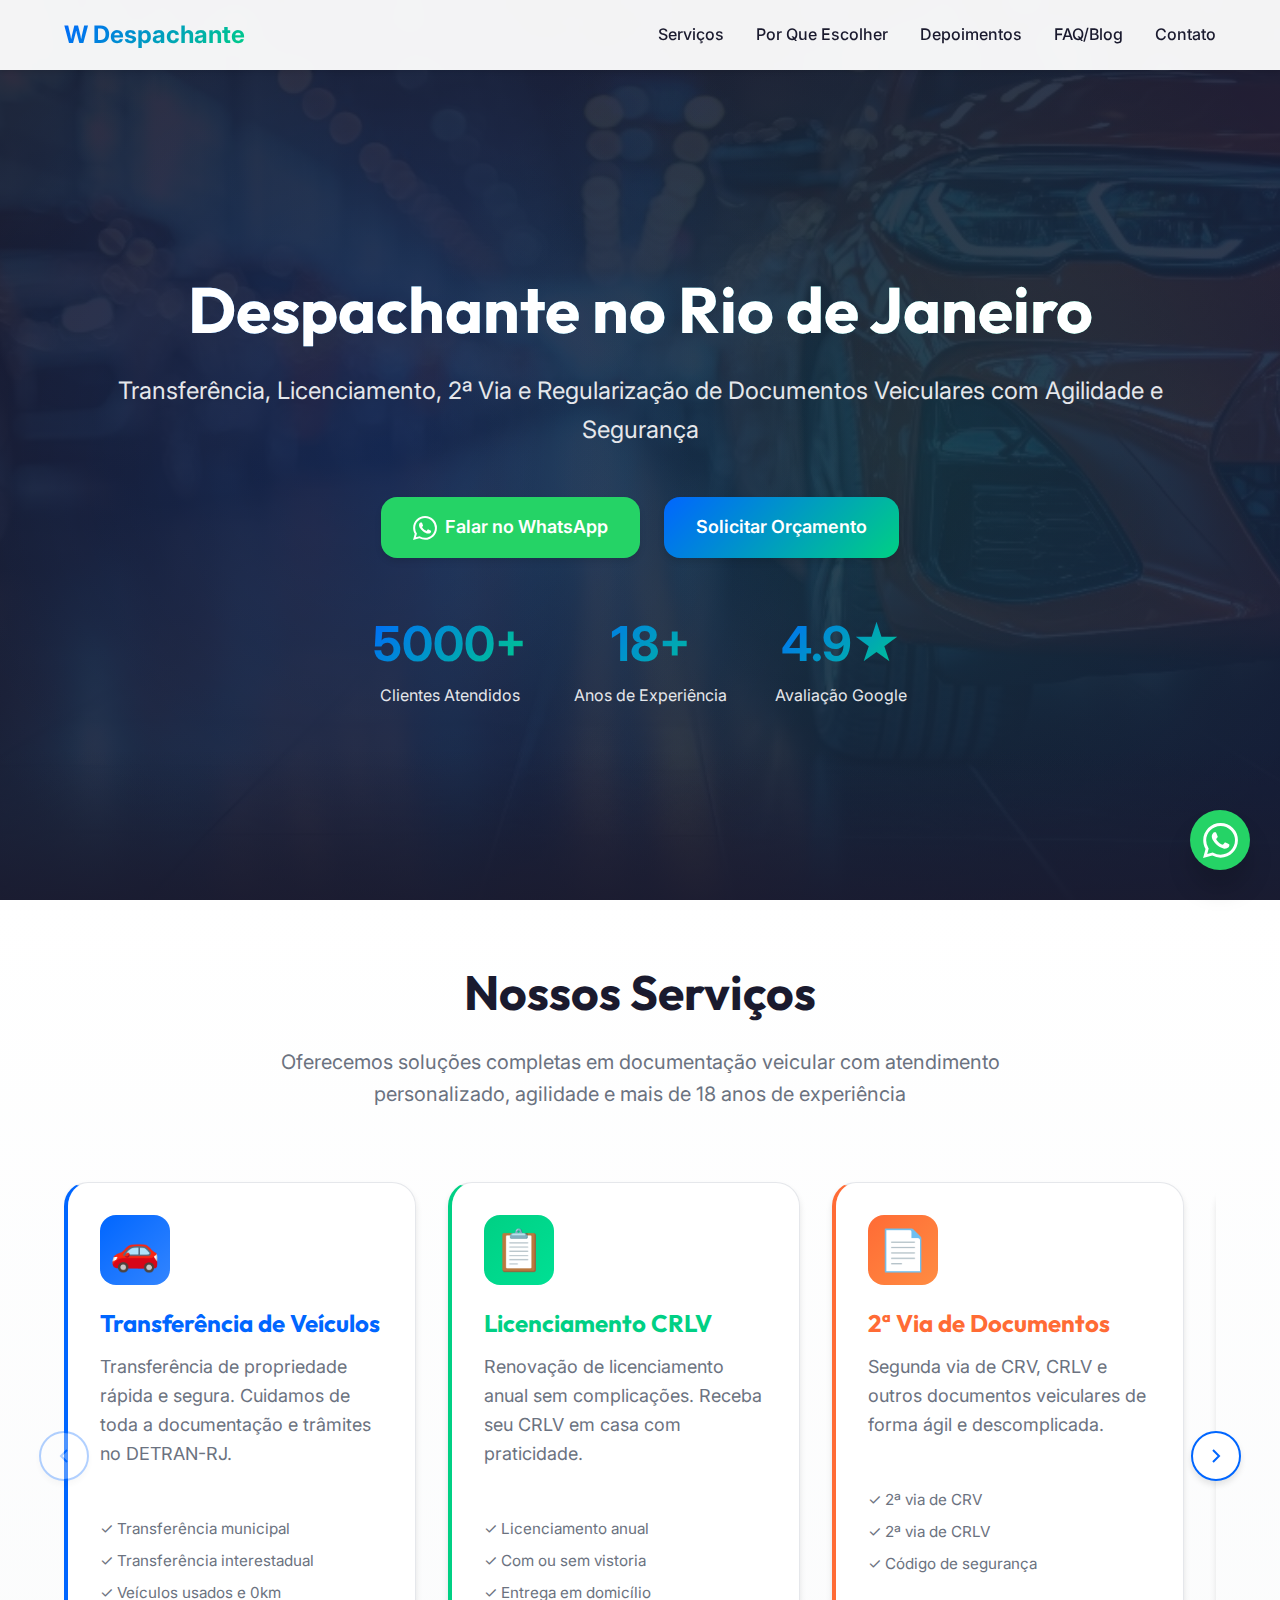
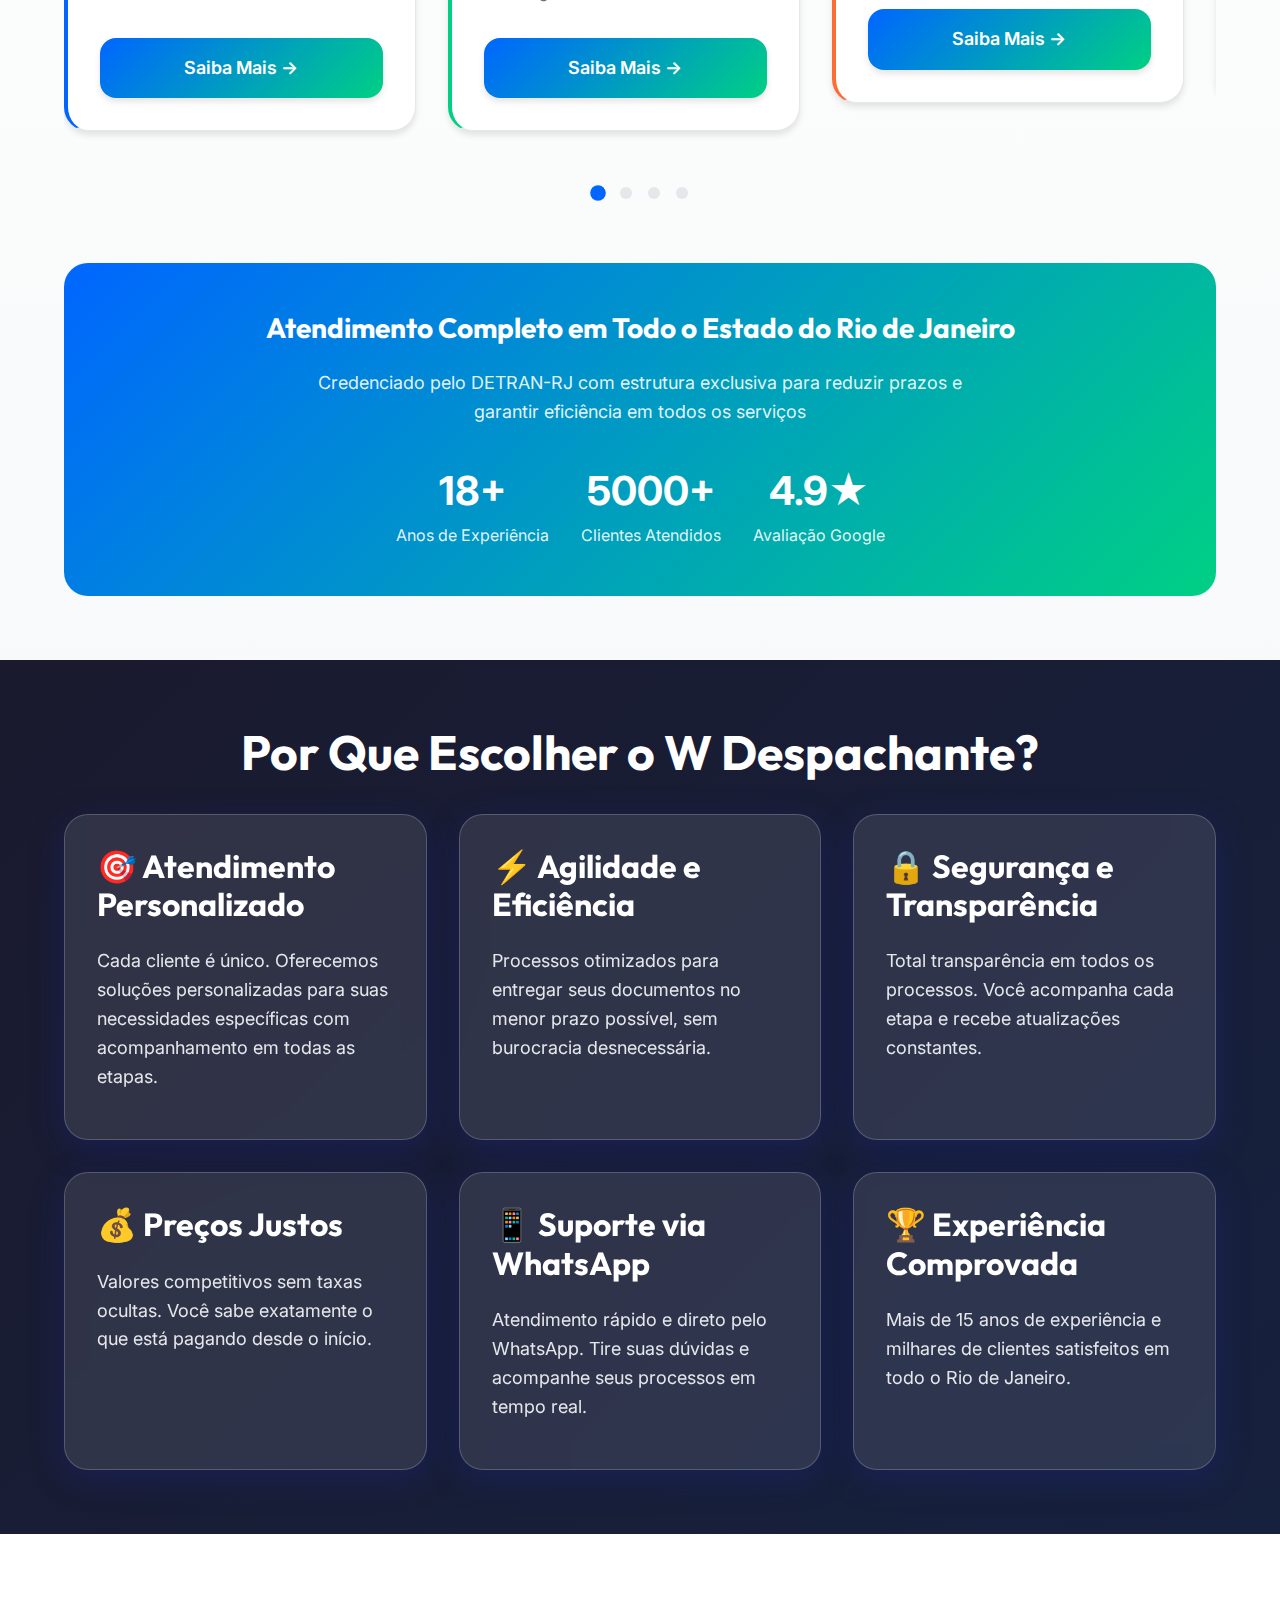
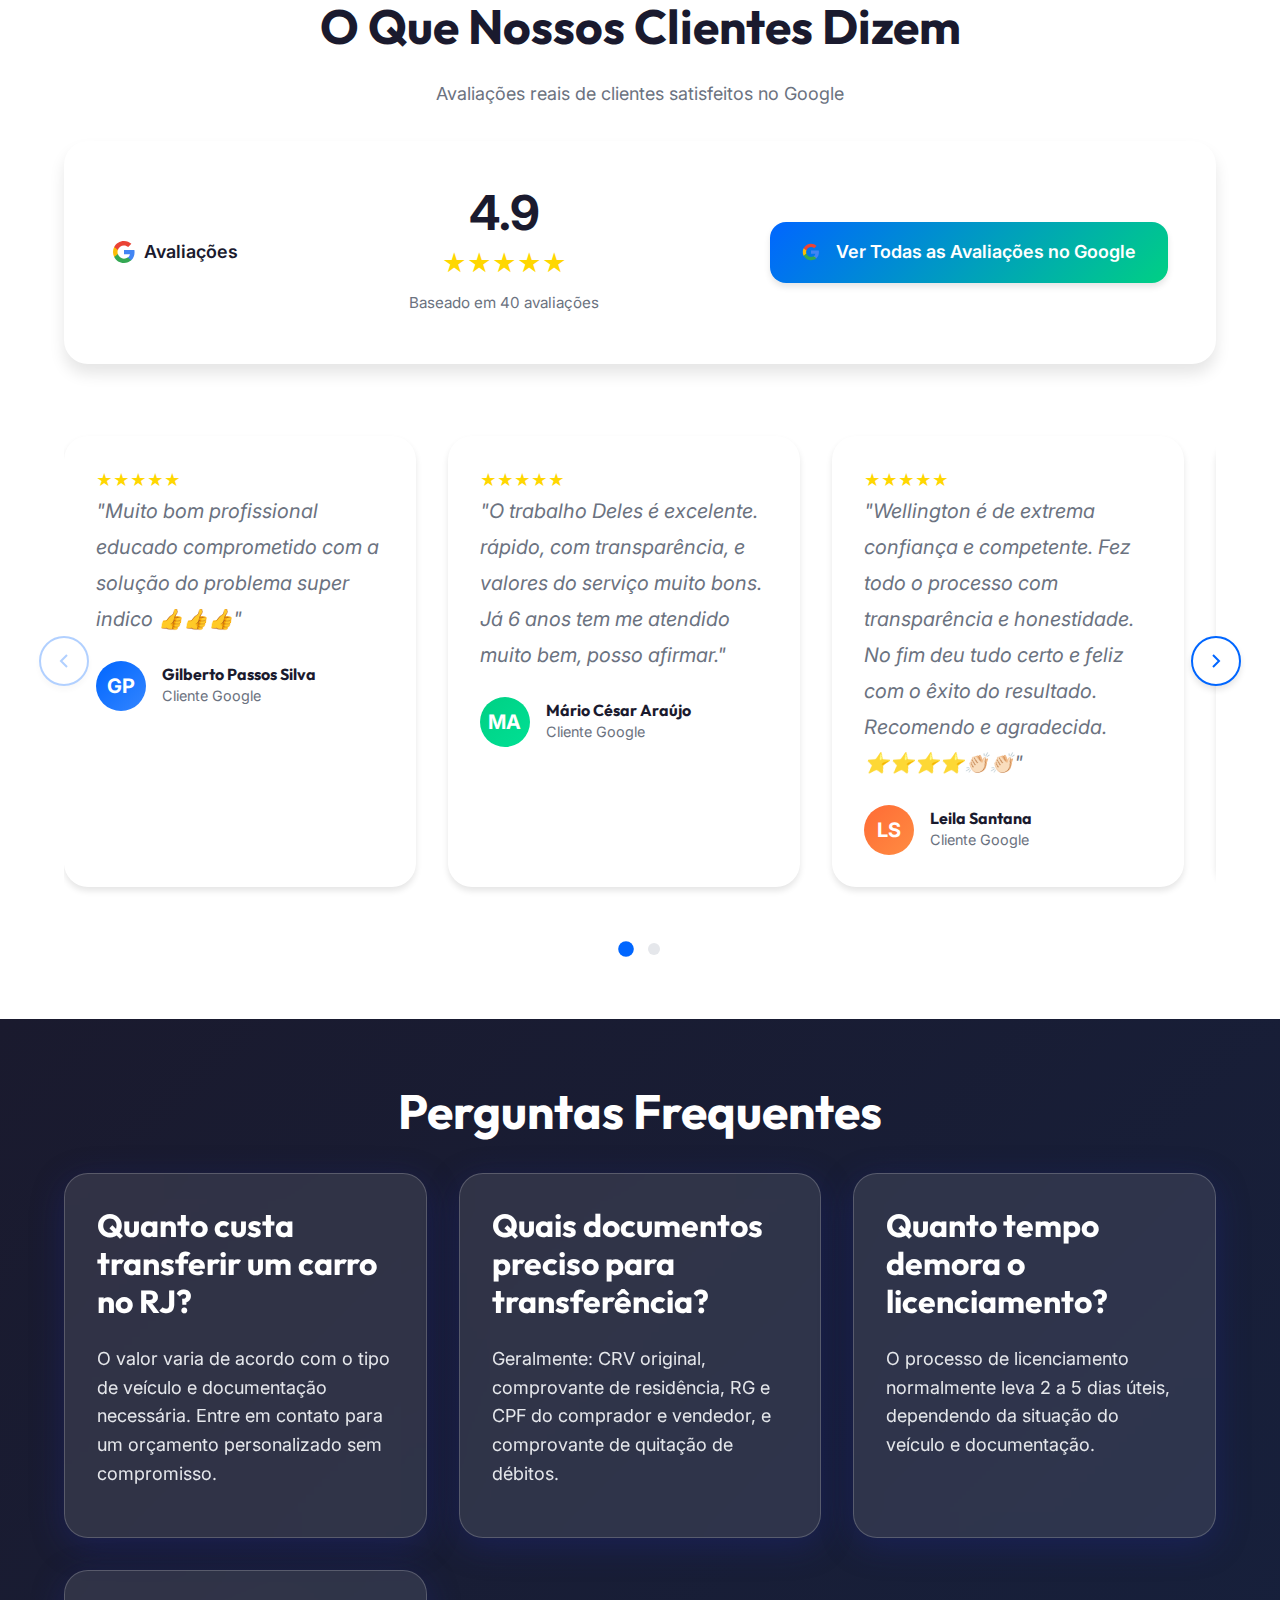
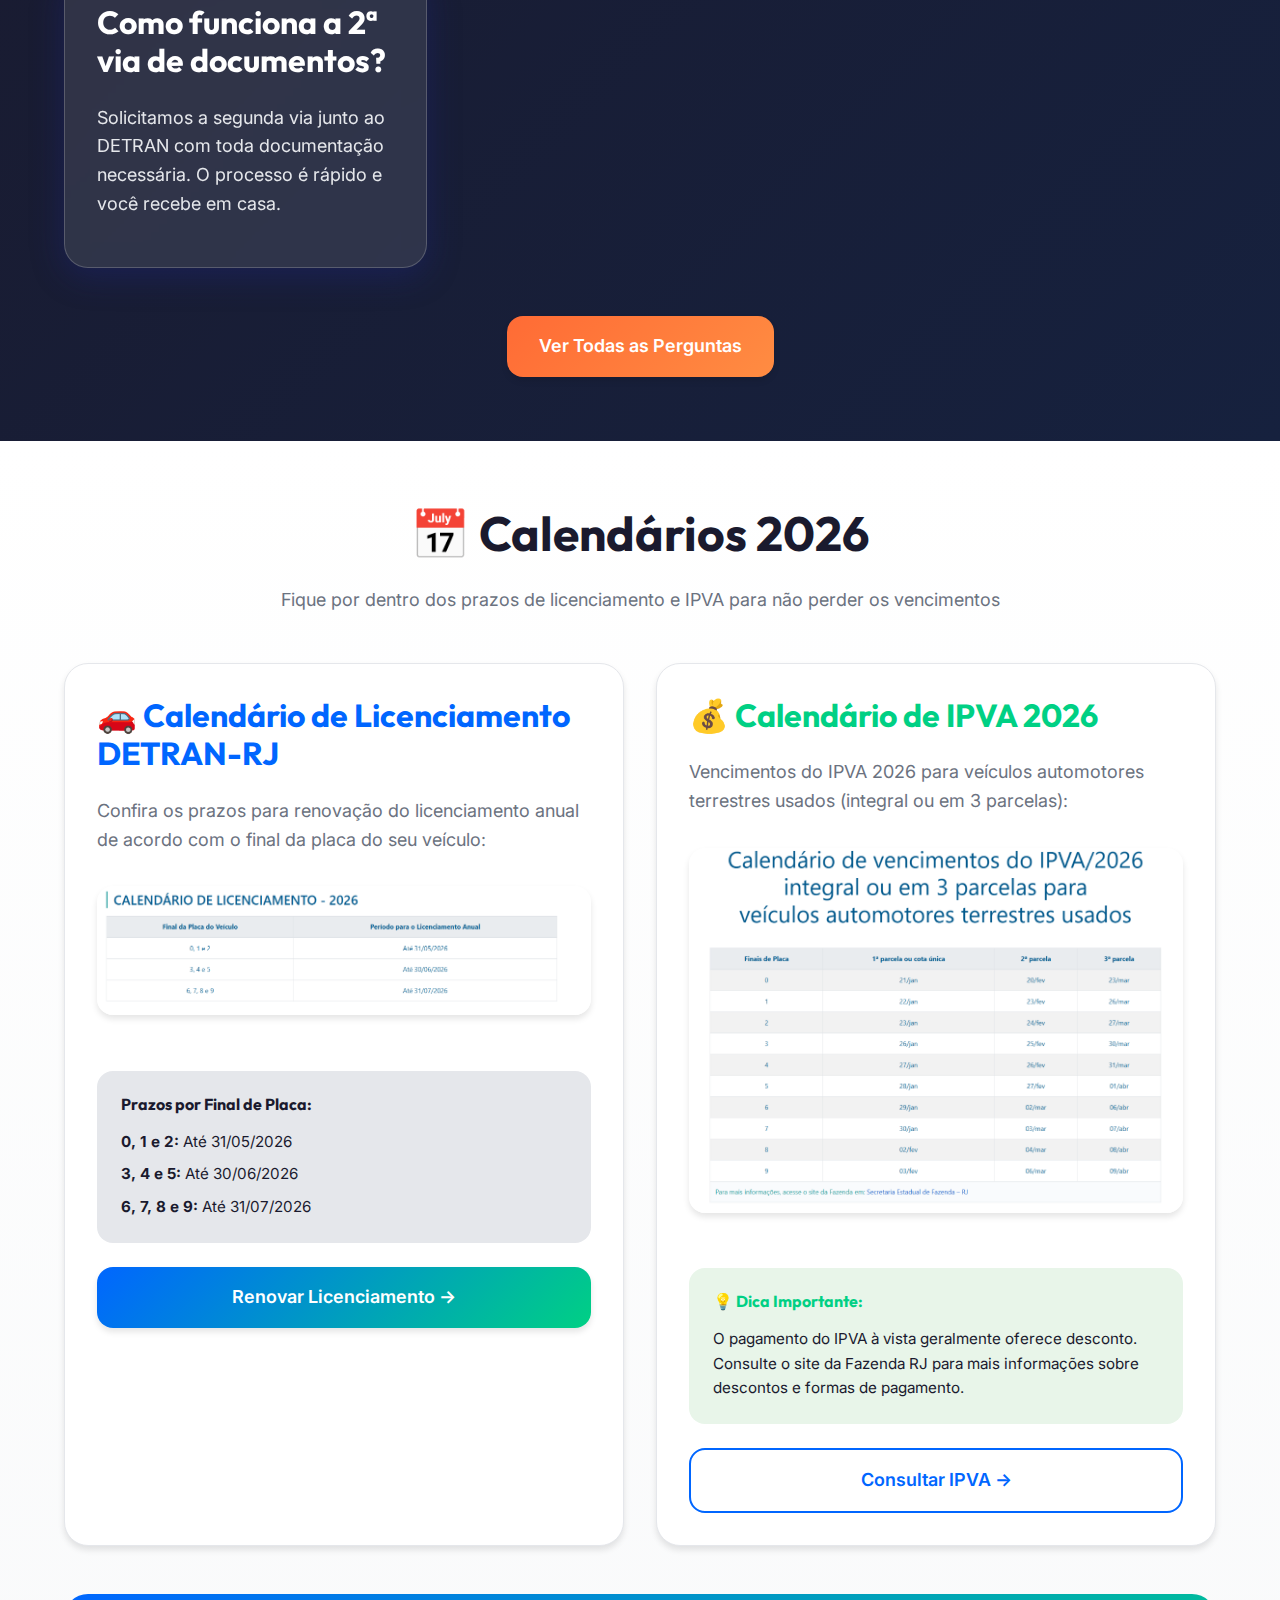
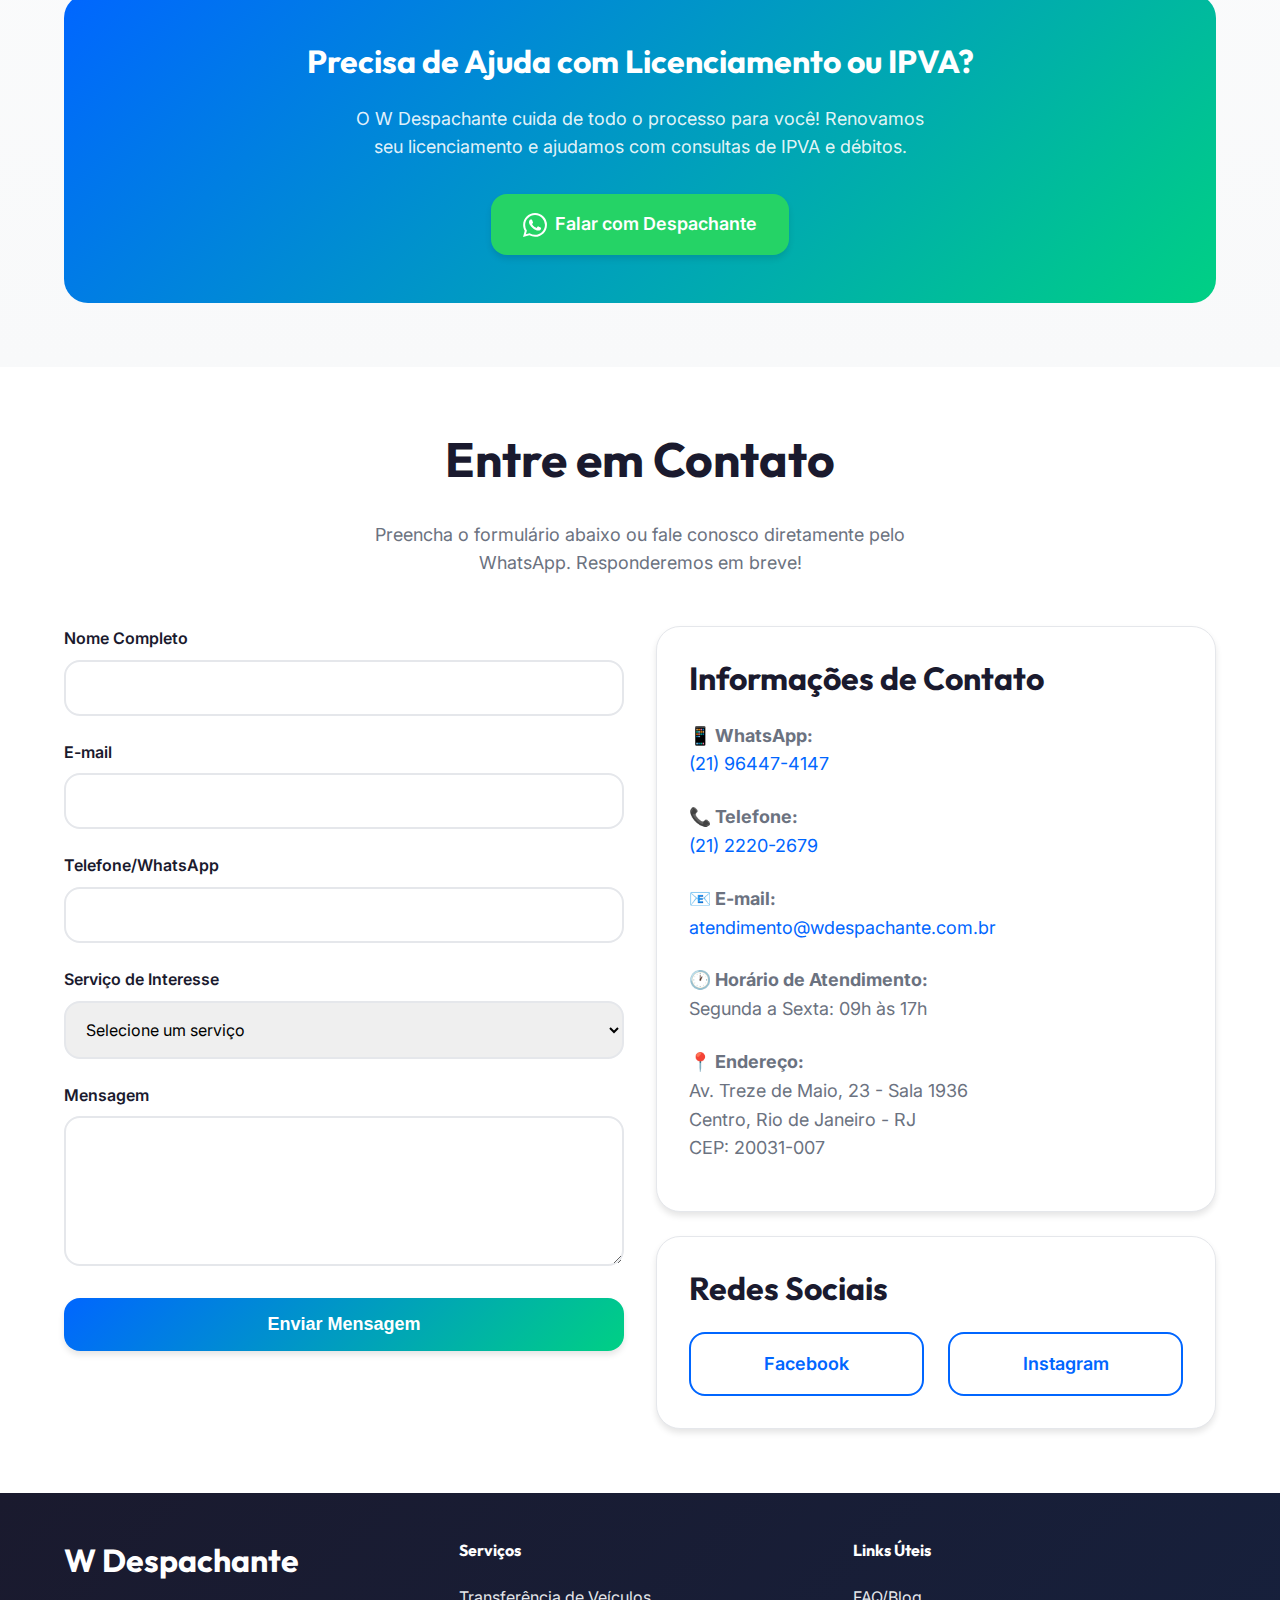
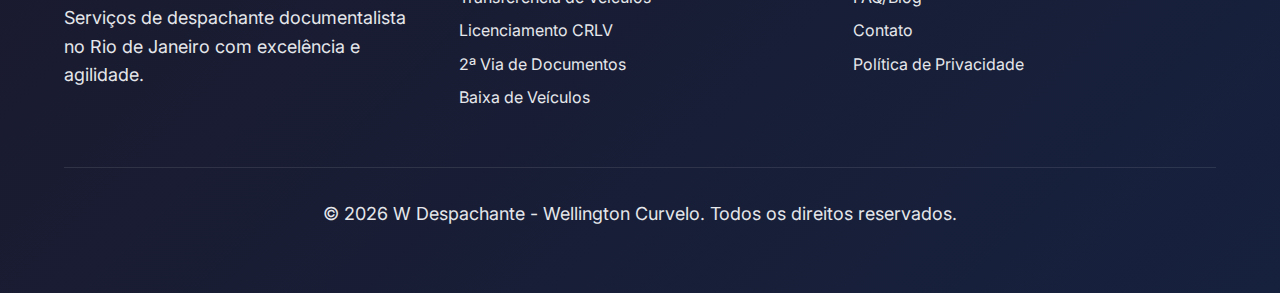
<file: index.html>
<!DOCTYPE html>
<html lang="pt-BR">

<head>
    <meta charset="UTF-8">
    <meta name="viewport" content="width=device-width, initial-scale=1.0">
    <meta name="description"
        content="Despachante RJ - Wellington Curvelo. Transferência de veículos, licenciamento CRLV, 2ª via de documentos e mais. Atendimento rápido e profissional no Rio de Janeiro.">
    <meta name="keywords"
        content="despachante rj, transferência veículos rio de janeiro, licenciamento crlv, segunda via crv, despachante documentalista">
    <meta name="author" content="W Despachante - Wellington Curvelo">

    <!-- Open Graph / Social Media -->
    <meta property="og:type" content="website">
    <meta property="og:title" content="W Despachante RJ - Serviços Documentais Rápidos e Confiáveis">
    <meta property="og:description"
        content="Transferência, licenciamento e documentação veicular no Rio de Janeiro. Atendimento profissional e ágil.">
    <meta property="og:url" content="https://wdespachante.com.br">

    <title>W Despachante RJ - Transferência, Licenciamento e Documentação Veicular</title>

    <!-- Google Fonts -->
    <link rel="preconnect" href="https://fonts.googleapis.com">
    <link rel="preconnect" href="https://fonts.gstatic.com" crossorigin>
    <link
        href="https://fonts.googleapis.com/css2?family=Inter:wght@400;500;600;700&family=Outfit:wght@700;800&display=swap"
        rel="stylesheet">

    <!-- Stylesheet -->
    <link rel="stylesheet" href="styles.css">

    <!-- Structured Data -->
    <script type="application/ld+json">
    {
      "@context": "https://schema.org",
      "@type": "ProfessionalService",
      "name": "W Despachante - Wellington Curvelo",
      "description": "Serviços de despachante documentalista no Rio de Janeiro",
      "address": {
        "@type": "PostalAddress",
        "addressLocality": "Rio de Janeiro",
        "addressRegion": "RJ",
        "addressCountry": "BR"
      },
      "telephone": "+55-21-XXXXX-XXXX",
      "priceRange": "$$",
      "areaServed": "Rio de Janeiro"
    }
    </script>
</head>

<body>
    <!-- Navigation -->
    <nav class="navbar" id="navbar">
        <div class="navbar-container">
            <a href="index.html" class="navbar-logo">W Despachante</a>
            <button class="navbar-toggle" id="navbar-toggle" aria-label="Menu">
                <span></span>
                <span></span>
                <span></span>
            </button>
            <ul class="navbar-menu" id="navbar-menu">
                <li><a href="#servicos" class="navbar-link">Serviços</a></li>
                <li><a href="#por-que-escolher" class="navbar-link">Por Que Escolher</a></li>
                <li><a href="#depoimentos" class="navbar-link">Depoimentos</a></li>
                <li><a href="blog.html" class="navbar-link">FAQ/Blog</a></li>
                <li><a href="#contato" class="navbar-link">Contato</a></li>
            </ul>
        </div>
    </nav>

    <!-- Hero Section -->
    <section class="hero">
        <div class="container">
            <div class="hero-content">
                <h1>Despachante no Rio de Janeiro</h1>
                <p class="hero-subtitle">Transferência, Licenciamento, 2ª Via e Regularização de Documentos Veiculares
                    com Agilidade e Segurança</p>

                <div class="hero-cta">
                    <a href="https://wa.me/5521964474147?text=Olá! Gostaria de saber mais sobre os serviços do W Despachante"
                        class="btn btn-whatsapp" target="_blank">
                        <svg width="24" height="24" viewBox="0 0 24 24" fill="currentColor">
                            <path
                                d="M17.472 14.382c-.297-.149-1.758-.867-2.03-.967-.273-.099-.471-.148-.67.15-.197.297-.767.966-.94 1.164-.173.199-.347.223-.644.075-.297-.15-1.255-.463-2.39-1.475-.883-.788-1.48-1.761-1.653-2.059-.173-.297-.018-.458.13-.606.134-.133.298-.347.446-.52.149-.174.198-.298.298-.497.099-.198.05-.371-.025-.52-.075-.149-.669-1.612-.916-2.207-.242-.579-.487-.5-.669-.51-.173-.008-.371-.01-.57-.01-.198 0-.52.074-.792.372-.272.297-1.04 1.016-1.04 2.479 0 1.462 1.065 2.875 1.213 3.074.149.198 2.096 3.2 5.077 4.487.709.306 1.262.489 1.694.625.712.227 1.36.195 1.871.118.571-.085 1.758-.719 2.006-1.413.248-.694.248-1.289.173-1.413-.074-.124-.272-.198-.57-.347m-5.421 7.403h-.004a9.87 9.87 0 01-5.031-1.378l-.361-.214-3.741.982.998-3.648-.235-.374a9.86 9.86 0 01-1.51-5.26c.001-5.45 4.436-9.884 9.888-9.884 2.64 0 5.122 1.03 6.988 2.898a9.825 9.825 0 012.893 6.994c-.003 5.45-4.437 9.884-9.885 9.884m8.413-18.297A11.815 11.815 0 0012.05 0C5.495 0 .16 5.335.157 11.892c0 2.096.547 4.142 1.588 5.945L.057 24l6.305-1.654a11.882 11.882 0 005.683 1.448h.005c6.554 0 11.89-5.335 11.893-11.893a11.821 11.821 0 00-3.48-8.413z" />
                        </svg>
                        Falar no WhatsApp
                    </a>
                    <a href="#contato" class="btn btn-primary">Solicitar Orçamento</a>
                </div>

                <div class="hero-stats">
                    <div class="hero-stat">
                        <span class="hero-stat-number">5000+</span>
                        <span class="hero-stat-label">Clientes Atendidos</span>
                    </div>
                    <div class="hero-stat">
                        <span class="hero-stat-number">18+</span>
                        <span class="hero-stat-label">Anos de Experiência</span>
                    </div>
                    <div class="hero-stat">
                        <span class="hero-stat-number">4.9★</span>
                        <span class="hero-stat-label">Avaliação Google</span>
                    </div>
                </div>
            </div>
        </div>
    </section>

    <!-- Services Section -->
    <section class="section" id="servicos" style="background: linear-gradient(180deg, #ffffff 0%, #f8f9fa 100%);">
        <div class="container">
            <div style="text-align: center; max-width: 800px; margin: 0 auto var(--spacing-xl);">
                <h2 class="mb-md">Nossos Serviços</h2>
                <p style="font-size: 1.25rem; color: var(--color-gray);">
                    Oferecemos soluções completas em documentação veicular com atendimento personalizado, agilidade e
                    mais de 18 anos de experiência
                </p>
            </div>

            <!-- Carousel Container -->
            <div class="services-carousel-wrapper">
                <button class="carousel-btn carousel-btn-prev" id="services-prev" aria-label="Anterior">
                    <svg width="24" height="24" viewBox="0 0 24 24" fill="none" stroke="currentColor" stroke-width="2">
                        <path d="M15 18l-6-6 6-6" />
                    </svg>
                </button>

                <div class="services-carousel" id="services-carousel">
                    <div class="carousel-track" id="carousel-track">
                        <!-- Card 1 -->
                        <div class="card service-card carousel-card" style="border-left: 4px solid #0066FF;">
                            <div class="card-icon"
                                style="background: linear-gradient(135deg, #0066FF 0%, #3385FF 100%); font-size: 2.5rem;">
                                🚗</div>
                            <h3 class="card-title" style="color: #0066FF;">Transferência de Veículos</h3>
                            <p class="card-text" style="min-height: 80px;">Transferência de propriedade rápida e segura.
                                Cuidamos de toda a documentação e trâmites no DETRAN-RJ.</p>
                            <ul
                                style="list-style: none; padding: 0; margin: var(--spacing-md) 0; color: var(--color-gray); font-size: 0.95rem;">
                                <li style="margin-bottom: 0.5rem;">✓ Transferência municipal</li>
                                <li style="margin-bottom: 0.5rem;">✓ Transferência interestadual</li>
                                <li style="margin-bottom: 0.5rem;">✓ Veículos usados e 0km</li>
                            </ul>
                            <a href="transferencia-veiculos-rj.html" class="btn btn-primary"
                                style="width: 100%; margin-top: auto;">Saiba Mais →</a>
                        </div>

                        <!-- Card 2 -->
                        <div class="card service-card carousel-card" style="border-left: 4px solid #00D084;">
                            <div class="card-icon"
                                style="background: linear-gradient(135deg, #00D084 0%, #00E094 100%); font-size: 2.5rem;">
                                📋</div>
                            <h3 class="card-title" style="color: #00D084;">Licenciamento CRLV</h3>
                            <p class="card-text" style="min-height: 80px;">Renovação de licenciamento anual sem
                                complicações. Receba seu CRLV em casa com praticidade.</p>
                            <ul
                                style="list-style: none; padding: 0; margin: var(--spacing-md) 0; color: var(--color-gray); font-size: 0.95rem;">
                                <li style="margin-bottom: 0.5rem;">✓ Licenciamento anual</li>
                                <li style="margin-bottom: 0.5rem;">✓ Com ou sem vistoria</li>
                                <li style="margin-bottom: 0.5rem;">✓ Entrega em domicílio</li>
                            </ul>
                            <a href="licenciamento-crlv-rj.html" class="btn btn-primary"
                                style="width: 100%; margin-top: auto;">Saiba Mais →</a>
                        </div>

                        <!-- Card 3 -->
                        <div class="card service-card carousel-card" style="border-left: 4px solid #FF6B35;">
                            <div class="card-icon"
                                style="background: linear-gradient(135deg, #FF6B35 0%, #FF8C42 100%); font-size: 2.5rem;">
                                📄</div>
                            <h3 class="card-title" style="color: #FF6B35;">2ª Via de Documentos</h3>
                            <p class="card-text" style="min-height: 80px;">Segunda via de CRV, CRLV e outros documentos
                                veiculares de forma ágil e descomplicada.</p>
                            <ul
                                style="list-style: none; padding: 0; margin: var(--spacing-md) 0; color: var(--color-gray); font-size: 0.95rem;">
                                <li style="margin-bottom: 0.5rem;">✓ 2ª via de CRV</li>
                                <li style="margin-bottom: 0.5rem;">✓ 2ª via de CRLV</li>
                                <li style="margin-bottom: 0.5rem;">✓ Código de segurança</li>
                            </ul>
                            <a href="segunda-via-documentos-rj.html" class="btn btn-primary"
                                style="width: 100%; margin-top: auto;">Saiba Mais →</a>
                        </div>

                        <!-- Card 4 -->
                        <div class="card service-card carousel-card" style="border-left: 4px solid #9333EA;">
                            <div class="card-icon"
                                style="background: linear-gradient(135deg, #9333EA 0%, #A855F7 100%); font-size: 2.5rem;">
                                🔧</div>
                            <h3 class="card-title" style="color: #9333EA;">Baixa de Veículos</h3>
                            <p class="card-text" style="min-height: 80px;">Processo completo de baixa de veículos junto
                                ao DETRAN com toda documentação necessária.</p>
                            <ul
                                style="list-style: none; padding: 0; margin: var(--spacing-md) 0; color: var(--color-gray); font-size: 0.95rem;">
                                <li style="margin-bottom: 0.5rem;">✓ Baixa definitiva</li>
                                <li style="margin-bottom: 0.5rem;">✓ Pare de pagar IPVA</li>
                                <li style="margin-bottom: 0.5rem;">✓ Processo rápido</li>
                            </ul>
                            <a href="baixa-veiculos-rj.html" class="btn btn-primary"
                                style="width: 100%; margin-top: auto;">Saiba Mais →</a>
                        </div>

                        <!-- Card 5 -->
                        <div class="card service-card carousel-card" style="border-left: 4px solid #EF4444;">
                            <div class="card-icon"
                                style="background: linear-gradient(135deg, #EF4444 0%, #F87171 100%); font-size: 2.5rem;">
                                ⚠️</div>
                            <h3 class="card-title" style="color: #EF4444;">Regularização de Multas</h3>
                            <p class="card-text" style="min-height: 80px;">Consulta e regularização de multas e
                                pendências veiculares para deixar seu veículo em dia.</p>
                            <ul
                                style="list-style: none; padding: 0; margin: var(--spacing-md) 0; color: var(--color-gray); font-size: 0.95rem;">
                                <li style="margin-bottom: 0.5rem;">✓ Consulta gratuita</li>
                                <li style="margin-bottom: 0.5rem;">✓ Parcelamento de débitos</li>
                                <li style="margin-bottom: 0.5rem;">✓ Quitação de multas</li>
                            </ul>
                            <a href="regularizacao-multas-rj.html" class="btn btn-primary"
                                style="width: 100%; margin-top: auto;">Saiba Mais →</a>
                        </div>

                        <!-- Card 6 -->
                        <div class="card service-card carousel-card" style="border-left: 4px solid #F59E0B;">
                            <div class="card-icon"
                                style="background: linear-gradient(135deg, #F59E0B 0%, #FBBF24 100%); font-size: 2.5rem;">
                                ✨</div>
                            <h3 class="card-title" style="color: #F59E0B;">Outros Serviços</h3>
                            <p class="card-text" style="min-height: 80px;">Mudança de categoria, inclusão de alienação,
                                alteração de características e muito mais.</p>
                            <ul
                                style="list-style: none; padding: 0; margin: var(--spacing-md) 0; color: var(--color-gray); font-size: 0.95rem;">
                                <li style="margin-bottom: 0.5rem;">✓ Mudança de categoria</li>
                                <li style="margin-bottom: 0.5rem;">✓ Troca de placa Mercosul</li>
                                <li style="margin-bottom: 0.5rem;">✓ Alteração de cor/GNV</li>
                            </ul>
                            <a href="outros-servicos-rj.html" class="btn btn-primary"
                                style="width: 100%; margin-top: auto;">Saiba Mais →</a>
                        </div>
                    </div>
                </div>

                <button class="carousel-btn carousel-btn-next" id="services-next" aria-label="Próximo">
                    <svg width="24" height="24" viewBox="0 0 24 24" fill="none" stroke="currentColor" stroke-width="2">
                        <path d="M9 18l6-6-6-6" />
                    </svg>
                </button>
            </div>

            <!-- Carousel Dots -->
            <div class="carousel-dots" id="carousel-dots"></div>

            <!-- Service Highlights -->
            <div
                style="margin-top: var(--spacing-2xl); padding: var(--spacing-xl); background: var(--gradient-primary); border-radius: var(--radius-lg); text-align: center;">
                <h3 style="color: var(--color-white); margin-bottom: var(--spacing-md); font-size: 1.75rem;">Atendimento
                    Completo em Todo o Estado do Rio de Janeiro</h3>
                <p
                    style="color: rgba(255,255,255,0.9); font-size: 1.125rem; max-width: 700px; margin: 0 auto var(--spacing-lg);">
                    Credenciado pelo DETRAN-RJ com estrutura exclusiva para reduzir prazos e garantir eficiência em
                    todos os serviços
                </p>
                <div
                    style="display: flex; gap: var(--spacing-lg); justify-content: center; flex-wrap: wrap; margin-top: var(--spacing-lg);">
                    <div style="text-align: center;">
                        <div style="font-size: 2.5rem; font-weight: 700; color: var(--color-white);">18+</div>
                        <div style="color: rgba(255,255,255,0.9);">Anos de Experiência</div>
                    </div>
                    <div style="text-align: center;">
                        <div style="font-size: 2.5rem; font-weight: 700; color: var(--color-white);">5000+</div>
                        <div style="color: rgba(255,255,255,0.9);">Clientes Atendidos</div>
                    </div>
                    <div style="text-align: center;">
                        <div style="font-size: 2.5rem; font-weight: 700; color: var(--color-white);">4.9★</div>
                        <div style="color: rgba(255,255,255,0.9);">Avaliação Google</div>
                    </div>
                </div>
            </div>
        </div>
    </section>

    <!-- Why Choose Us Section -->
    <section class="section section-dark" id="por-que-escolher">
        <div class="container">
            <h2 class="text-center mb-lg">Por Que Escolher o W Despachante?</h2>

            <div class="grid grid-2">
                <div class="card card-glass">
                    <h3>🎯 Atendimento Personalizado</h3>
                    <p>Cada cliente é único. Oferecemos soluções personalizadas para suas necessidades específicas com
                        acompanhamento em todas as etapas.</p>
                </div>

                <div class="card card-glass">
                    <h3>⚡ Agilidade e Eficiência</h3>
                    <p>Processos otimizados para entregar seus documentos no menor prazo possível, sem burocracia
                        desnecessária.</p>
                </div>

                <div class="card card-glass">
                    <h3>🔒 Segurança e Transparência</h3>
                    <p>Total transparência em todos os processos. Você acompanha cada etapa e recebe atualizações
                        constantes.</p>
                </div>

                <div class="card card-glass">
                    <h3>💰 Preços Justos</h3>
                    <p>Valores competitivos sem taxas ocultas. Você sabe exatamente o que está pagando desde o início.
                    </p>
                </div>

                <div class="card card-glass">
                    <h3>📱 Suporte via WhatsApp</h3>
                    <p>Atendimento rápido e direto pelo WhatsApp. Tire suas dúvidas e acompanhe seus processos em tempo
                        real.</p>
                </div>

                <div class="card card-glass">
                    <h3>🏆 Experiência Comprovada</h3>
                    <p>Mais de 15 anos de experiência e milhares de clientes satisfeitos em todo o Rio de Janeiro.</p>
                </div>
            </div>
        </div>
    </section>

    <!-- Testimonials Section -->
    <section class="section" id="depoimentos">
        <div class="container">
            <h2 class="text-center mb-md">O Que Nossos Clientes Dizem</h2>
            <p class="text-center" style="color: var(--color-gray); margin-bottom: var(--spacing-lg);">
                Avaliações reais de clientes satisfeitos no Google
            </p>

            <!-- Google Rating Card -->
            <div class="google-rating-card">
                <div class="google-logo">
                    <svg width="24" height="24" viewBox="0 0 24 24">
                        <path fill="#4285F4"
                            d="M22.56 12.25c0-.78-.07-1.53-.2-2.25H12v4.26h5.92c-.26 1.37-1.04 2.53-2.21 3.31v2.77h3.57c2.08-1.92 3.28-4.74 3.28-8.09z" />
                        <path fill="#34A853"
                            d="M12 23c2.97 0 5.46-.98 7.28-2.66l-3.57-2.77c-.98.66-2.23 1.06-3.71 1.06-2.86 0-5.29-1.93-6.16-4.53H2.18v2.84C3.99 20.53 7.7 23 12 23z" />
                        <path fill="#FBBC05"
                            d="M5.84 14.09c-.22-.66-.35-1.36-.35-2.09s.13-1.43.35-2.09V7.07H2.18C1.43 8.55 1 10.22 1 12s.43 3.45 1.18 4.93l2.85-2.22.81-.62z" />
                        <path fill="#EA4335"
                            d="M12 5.38c1.62 0 3.06.56 4.21 1.64l3.15-3.15C17.45 2.09 14.97 1 12 1 7.7 1 3.99 3.47 2.18 7.07l3.66 2.84c.87-2.6 3.3-4.53 6.16-4.53z" />
                    </svg>
                    <span>Avaliações</span>
                </div>
                <div class="google-rating-score">
                    <div class="rating-number">4.9</div>
                    <div class="rating-stars">★★★★★</div>
                    <div class="rating-count">Baseado em 40 avaliações</div>
                </div>
                <a href="https://maps.app.goo.gl/TZSmLjWdTBrf3zQt9" target="_blank" class="btn btn-primary">
                    <svg width="18" height="18" viewBox="0 0 24 24" fill="currentColor" style="margin-right: 8px;">
                        <path fill="#4285F4"
                            d="M22.56 12.25c0-.78-.07-1.53-.2-2.25H12v4.26h5.92c-.26 1.37-1.04 2.53-2.21 3.31v2.77h3.57c2.08-1.92 3.28-4.74 3.28-8.09z" />
                        <path fill="#34A853"
                            d="M12 23c2.97 0 5.46-.98 7.28-2.66l-3.57-2.77c-.98.66-2.23 1.06-3.71 1.06-2.86 0-5.29-1.93-6.16-4.53H2.18v2.84C3.99 20.53 7.7 23 12 23z" />
                        <path fill="#FBBC05"
                            d="M5.84 14.09c-.22-.66-.35-1.36-.35-2.09s.13-1.43.35-2.09V7.07H2.18C1.43 8.55 1 10.22 1 12s.43 3.45 1.18 4.93l2.85-2.22.81-.62z" />
                        <path fill="#EA4335"
                            d="M12 5.38c1.62 0 3.06.56 4.21 1.64l3.15-3.15C17.45 2.09 14.97 1 12 1 7.7 1 3.99 3.47 2.18 7.07l3.66 2.84c.87-2.6 3.3-4.53 6.16-4.53z" />
                    </svg>
                    Ver Todas as Avaliações no Google
                </a>
            </div>

            <!-- Testimonials Carousel -->
            <div class="testimonials-carousel-wrapper">
                <button class="carousel-btn carousel-btn-prev" id="testimonials-prev" aria-label="Anterior">
                    <svg width="24" height="24" viewBox="0 0 24 24" fill="none" stroke="currentColor" stroke-width="2">
                        <path d="M15 18l-6-6 6-6" />
                    </svg>
                </button>

                <div class="testimonials-carousel" id="testimonials-carousel">
                    <div class="carousel-track" id="testimonials-track">
                        <!-- Review 1 -->
                        <div class="testimonial carousel-card">
                            <div class="testimonial-stars">★★★★★</div>
                            <p class="testimonial-quote">"Muito bom profissional educado comprometido com a solução do
                                problema super indico 👍👍👍"</p>
                            <div class="testimonial-author">
                                <div class="testimonial-avatar"
                                    style="background: linear-gradient(135deg, #0066FF 0%, #3385FF 100%);">GP</div>
                                <div class="testimonial-info">
                                    <h4>Gilberto Passos Silva</h4>
                                    <p style="margin: 0; font-size: 0.9rem; color: var(--color-gray);">Cliente Google
                                    </p>
                                </div>
                            </div>
                        </div>

                        <!-- Review 2 -->
                        <div class="testimonial carousel-card">
                            <div class="testimonial-stars">★★★★★</div>
                            <p class="testimonial-quote">"O trabalho Deles é excelente. rápido, com transparência, e
                                valores do serviço muito bons. Já 6 anos tem me atendido muito bem, posso afirmar."</p>
                            <div class="testimonial-author">
                                <div class="testimonial-avatar"
                                    style="background: linear-gradient(135deg, #00D084 0%, #00E094 100%);">MA</div>
                                <div class="testimonial-info">
                                    <h4>Mário César Araújo</h4>
                                    <p style="margin: 0; font-size: 0.9rem; color: var(--color-gray);">Cliente Google
                                    </p>
                                </div>
                            </div>
                        </div>

                        <!-- Review 3 -->
                        <div class="testimonial carousel-card">
                            <div class="testimonial-stars">★★★★★</div>
                            <p class="testimonial-quote">"Wellington é de extrema confiança e competente. Fez todo o
                                processo com transparência e honestidade. No fim deu tudo certo e feliz com o êxito do
                                resultado. Recomendo e agradecida. ⭐️⭐️⭐️⭐️👏🏻👏🏻"</p>
                            <div class="testimonial-author">
                                <div class="testimonial-avatar"
                                    style="background: linear-gradient(135deg, #FF6B35 0%, #FF8C42 100%);">LS</div>
                                <div class="testimonial-info">
                                    <h4>Leila Santana</h4>
                                    <p style="margin: 0; font-size: 0.9rem; color: var(--color-gray);">Cliente Google
                                    </p>
                                </div>
                            </div>
                        </div>

                        <!-- Review 4 -->
                        <div class="testimonial carousel-card">
                            <div class="testimonial-stars">★★★★★</div>
                            <p class="testimonial-quote">"Prestou todos os esclarecimentos e resolveu meu problema. É um
                                excelente profissional. Super indico."</p>
                            <div class="testimonial-author">
                                <div class="testimonial-avatar"
                                    style="background: linear-gradient(135deg, #9333EA 0%, #A855F7 100%);">LP</div>
                                <div class="testimonial-info">
                                    <h4>Lucinha Pimentynha</h4>
                                    <p style="margin: 0; font-size: 0.9rem; color: var(--color-gray);">Cliente Google
                                    </p>
                                </div>
                            </div>
                        </div>

                        <!-- Review 5 -->
                        <div class="testimonial carousel-card">
                            <div class="testimonial-stars">★★★★★</div>
                            <p class="testimonial-quote">"Todos os anos faço meu licenciamento com Wellington,
                                atendimento excelente e muito rápido! Além do preço justo!"</p>
                            <div class="testimonial-author">
                                <div class="testimonial-avatar"
                                    style="background: linear-gradient(135deg, #EF4444 0%, #F87171 100%);">LM</div>
                                <div class="testimonial-info">
                                    <h4>Lye Menezes</h4>
                                    <p style="margin: 0; font-size: 0.9rem; color: var(--color-gray);">Cliente Google
                                    </p>
                                </div>
                            </div>
                        </div>

                        <!-- Review 6 -->
                        <div class="testimonial carousel-card">
                            <div class="testimonial-stars">★★★★★</div>
                            <p class="testimonial-quote">"O Wellington é super competente e justo. Realizou o meu
                                serviço junto ao DETRAN-RJ com gentileza e rapidez !!!"</p>
                            <div class="testimonial-author">
                                <div class="testimonial-avatar"
                                    style="background: linear-gradient(135deg, #F59E0B 0%, #FBBF24 100%);">KB</div>
                                <div class="testimonial-info">
                                    <h4>Kawlpter Bocchino</h4>
                                    <p style="margin: 0; font-size: 0.9rem; color: var(--color-gray);">Cliente Google
                                    </p>
                                </div>
                            </div>
                        </div>
                    </div>
                </div>

                <button class="carousel-btn carousel-btn-next" id="testimonials-next" aria-label="Próximo">
                    <svg width="24" height="24" viewBox="0 0 24 24" fill="none" stroke="currentColor" stroke-width="2">
                        <path d="M9 18l6-6-6-6" />
                    </svg>
                </button>
            </div>

            <!-- Carousel Dots -->
            <div class="carousel-dots" id="testimonials-dots"></div>
        </div>
    </section>

    <!-- FAQ Preview Section -->
    <section class="section section-dark">
        <div class="container">
            <h2 class="text-center mb-lg">Perguntas Frequentes</h2>

            <div class="grid grid-2">
                <div class="card card-glass">
                    <h3>Quanto custa transferir um carro no RJ?</h3>
                    <p>O valor varia de acordo com o tipo de veículo e documentação necessária. Entre em contato para um
                        orçamento personalizado sem compromisso.</p>
                </div>

                <div class="card card-glass">
                    <h3>Quais documentos preciso para transferência?</h3>
                    <p>Geralmente: CRV original, comprovante de residência, RG e CPF do comprador e vendedor, e
                        comprovante de quitação de débitos.</p>
                </div>

                <div class="card card-glass">
                    <h3>Quanto tempo demora o licenciamento?</h3>
                    <p>O processo de licenciamento normalmente leva 2 a 5 dias úteis, dependendo da situação do
                        veículo e documentação.</p>
                </div>

                <div class="card card-glass">
                    <h3>Como funciona a 2ª via de documentos?</h3>
                    <p>Solicitamos a segunda via junto ao DETRAN com toda documentação necessária. O processo é rápido e
                        você recebe em casa.</p>
                </div>
            </div>

            <div class="text-center mt-xl">
                <a href="blog.html" class="btn btn-accent">Ver Todas as Perguntas</a>
            </div>
        </div>
    </section>

    <!-- Calendars Section -->
    <section class="section" style="background: linear-gradient(180deg, #ffffff 0%, #f8f9fa 100%);">
        <div class="container">
            <h2 class="text-center mb-md">📅 Calendários 2026</h2>
            <p class="text-center mb-xl"
                style="color: var(--color-gray); max-width: 800px; margin-left: auto; margin-right: auto;">
                Fique por dentro dos prazos de licenciamento e IPVA para não perder os vencimentos
            </p>

            <div class="grid grid-2">
                <!-- Calendário de Licenciamento -->
                <div class="card">
                    <h3 style="color: var(--color-primary); margin-bottom: var(--spacing-md);">
                        🚗 Calendário de Licenciamento DETRAN-RJ
                    </h3>
                    <p style="color: var(--color-gray); margin-bottom: var(--spacing-lg);">
                        Confira os prazos para renovação do licenciamento anual de acordo com o final da placa do seu
                        veículo:
                    </p>

                    <img src="calendario-licenciamento-2026.png" alt="Calendário de Licenciamento 2026"
                        class="calendar-zoom"
                        style="width: 100%; border-radius: var(--radius-md); margin-bottom: var(--spacing-md); box-shadow: var(--shadow-md); cursor: pointer;"
                        title="Clique para ampliar">

                    <div
                        style="background: var(--color-light-gray); padding: var(--spacing-md); border-radius: var(--radius-md); margin-top: var(--spacing-md);">
                        <h4 style="margin-bottom: var(--spacing-sm);">Prazos por Final de Placa:</h4>
                        <div class="grid grid-2" style="gap: var(--spacing-xs);">
                            <p style="margin: 0; color: var(--color-dark); font-size: 0.95rem;"><strong>0, 1 e
                                    2:</strong> Até 31/05/2026</p>
                            <p style="margin: 0; color: var(--color-dark); font-size: 0.95rem;"><strong>3, 4 e
                                    5:</strong> Até 30/06/2026</p>
                            <p style="margin: 0; color: var(--color-dark); font-size: 0.95rem;"><strong>6, 7, 8 e
                                    9:</strong> Até 31/07/2026</p>
                        </div>
                    </div>

                    <a href="licenciamento-crlv-rj.html" class="btn btn-primary"
                        style="width: 100%; margin-top: var(--spacing-md);">
                        Renovar Licenciamento →
                    </a>
                </div>

                <!-- Calendário de IPVA -->
                <div class="card">
                    <h3 style="color: var(--color-success); margin-bottom: var(--spacing-md);">
                        💰 Calendário de IPVA 2026
                    </h3>
                    <p style="color: var(--color-gray); margin-bottom: var(--spacing-lg);">
                        Vencimentos do IPVA 2026 para veículos automotores terrestres usados (integral ou em 3
                        parcelas):
                    </p>

                    <img src="calendario-ipva-2026.png" alt="Calendário de IPVA 2026" class="calendar-zoom"
                        style="width: 100%; border-radius: var(--radius-md); margin-bottom: var(--spacing-md); box-shadow: var(--shadow-md); cursor: pointer;"
                        title="Clique para ampliar">

                    <div
                        style="background: #E8F5E9; padding: var(--spacing-md); border-radius: var(--radius-md); margin-top: var(--spacing-md);">
                        <h4 style="margin-bottom: var(--spacing-sm); color: var(--color-success);">💡 Dica Importante:
                        </h4>
                        <p style="margin: 0; color: var(--color-dark); font-size: 0.95rem;">
                            O pagamento do IPVA à vista geralmente oferece desconto. Consulte o site da Fazenda RJ para
                            mais informações sobre descontos e formas de pagamento.
                        </p>
                    </div>

                    <a href="https://darj-ipva-web.fazenda.rj.gov.br" target="_blank" class="btn btn-outline"
                        style="width: 100%; margin-top: var(--spacing-md);">
                        Consultar IPVA →
                    </a>
                </div>
            </div>

            <!-- CTA Ajuda -->
            <div class="text-center mt-xl"
                style="background: var(--gradient-primary); padding: var(--spacing-xl); border-radius: var(--radius-lg);">
                <h3 style="color: var(--color-white); margin-bottom: var(--spacing-md);">
                    Precisa de Ajuda com Licenciamento ou IPVA?
                </h3>
                <p
                    style="color: rgba(255,255,255,0.9); margin-bottom: var(--spacing-lg); max-width: 600px; margin-left: auto; margin-right: auto;">
                    O W Despachante cuida de todo o processo para você! Renovamos seu licenciamento e ajudamos com
                    consultas de IPVA e débitos.
                </p>
                <a href="https://wa.me/5521964474147?text=Olá! Preciso de ajuda com licenciamento/IPVA"
                    class="btn btn-whatsapp" target="_blank">
                    <svg width="24" height="24" viewBox="0 0 24 24" fill="currentColor">
                        <path
                            d="M17.472 14.382c-.297-.149-1.758-.867-2.03-.967-.273-.099-.471-.148-.67.15-.197.297-.767.966-.94 1.164-.173.199-.347.223-.644.075-.297-.15-1.255-.463-2.39-1.475-.883-.788-1.48-1.761-1.653-2.059-.173-.297-.018-.458.13-.606.134-.133.298-.347.446-.52.149-.174.198-.298.298-.497.099-.198.05-.371-.025-.52-.075-.149-.669-1.612-.916-2.207-.242-.579-.487-.5-.669-.51-.173-.008-.371-.01-.57-.01-.198 0-.52.074-.792.372-.272.297-1.04 1.016-1.04 2.479 0 1.462 1.065 2.875 1.213 3.074.149.198 2.096 3.2 5.077 4.487.709.306 1.262.489 1.694.625.712.227 1.36.195 1.871.118.571-.085 1.758-.719 2.006-1.413.248-.694.248-1.289.173-1.413-.074-.124-.272-.198-.57-.347m-5.421 7.403h-.004a9.87 9.87 0 01-5.031-1.378l-.361-.214-3.741.982.998-3.648-.235-.374a9.86 9.86 0 01-1.51-5.26c.001-5.45 4.436-9.884 9.888-9.884 2.64 0 5.122 1.03 6.988 2.898a9.825 9.825 0 012.893 6.994c-.003 5.45-4.437 9.884-9.885 9.884m8.413-18.297A11.815 11.815 0 0012.05 0C5.495 0 .16 5.335.157 11.892c0 2.096.547 4.142 1.588 5.945L.057 24l6.305-1.654a11.882 11.882 0 005.683 1.448h.005c6.554 0 11.89-5.335 11.893-11.893a11.821 11.821 0 00-3.48-8.413z" />
                    </svg>
                    Falar com Despachante
                </a>
            </div>
        </div>
    </section>

    <!-- Contact Section -->
    <section class="section" id="contato">
        <div class="container">
            <h2 class="text-center mb-lg">Entre em Contato</h2>
            <p class="text-center mb-xl" style="max-width: 600px; margin-left: auto; margin-right: auto;">
                Preencha o formulário abaixo ou fale conosco diretamente pelo WhatsApp. Responderemos em breve!
            </p>

            <div class="grid grid-2">
                <div>
                    <form class="contact-form" id="contact-form">
                        <div class="form-group">
                            <label for="name" class="form-label">Nome Completo</label>
                            <input type="text" id="name" name="name" class="form-input" required>
                        </div>

                        <div class="form-group">
                            <label for="email" class="form-label">E-mail</label>
                            <input type="email" id="email" name="email" class="form-input" required>
                        </div>

                        <div class="form-group">
                            <label for="phone" class="form-label">Telefone/WhatsApp</label>
                            <input type="tel" id="phone" name="phone" class="form-input" required>
                        </div>

                        <div class="form-group">
                            <label for="service" class="form-label">Serviço de Interesse</label>
                            <select id="service" name="service" class="form-input" required>
                                <option value="">Selecione um serviço</option>
                                <option value="transferencia">Transferência de Veículos</option>
                                <option value="licenciamento">Licenciamento CRLV</option>
                                <option value="segunda-via">2ª Via de Documentos</option>
                                <option value="baixa">Baixa de Veículos</option>
                                <option value="multas">Regularização de Multas</option>
                                <option value="outros">Outros Serviços</option>
                            </select>
                        </div>

                        <div class="form-group">
                            <label for="message" class="form-label">Mensagem</label>
                            <textarea id="message" name="message" class="form-textarea" required></textarea>
                        </div>

                        <button type="submit" class="btn btn-primary" style="width: 100%;">Enviar Mensagem</button>
                    </form>
                </div>

                <div>
                    <div class="card">
                        <h3>Informações de Contato</h3>
                        <p style="margin-bottom: var(--spacing-md);">
                            <strong>📱 WhatsApp:</strong><br>
                            <a href="https://wa.me/5521964474147" style="color: var(--color-primary);">(21)
                                96447-4147</a>
                        </p>
                        <p style="margin-bottom: var(--spacing-md);">
                            <strong>📞 Telefone:</strong><br>
                            <a href="tel:2122202679" style="color: var(--color-primary);">(21) 2220-2679</a>
                        </p>
                        <p style="margin-bottom: var(--spacing-md);">
                            <strong>📧 E-mail:</strong><br>
                            <a href="mailto:atendimento@wdespachante.com.br"
                                style="color: var(--color-primary);">atendimento@wdespachante.com.br</a>
                        </p>
                        <p style="margin-bottom: var(--spacing-md);">
                            <strong>🕐 Horário de Atendimento:</strong><br>
                            Segunda a Sexta: 09h às 17h
                        </p>
                        <p>
                            <strong>📍 Endereço:</strong><br>
                            Av. Treze de Maio, 23 - Sala 1936<br>
                            Centro, Rio de Janeiro - RJ<br>
                            CEP: 20031-007
                        </p>
                    </div>

                    <div class="card mt-md">
                        <h3>Redes Sociais</h3>
                        <div style="display: flex; gap: var(--spacing-md); margin-top: var(--spacing-md);">
                            <a href="#" class="btn btn-outline" style="flex: 1;">Facebook</a>
                            <a href="#" class="btn btn-outline" style="flex: 1;">Instagram</a>
                        </div>
                    </div>
                </div>
            </div>
        </div>
    </section>

    <!-- Footer -->
    <footer class="section-dark" style="padding: var(--spacing-xl) 0;">
        <div class="container">
            <div class="grid grid-3">
                <div>
                    <h3 style="color: var(--color-white); margin-bottom: var(--spacing-md);">W Despachante</h3>
                    <p style="color: var(--color-light-gray);">Serviços de despachante documentalista no Rio de Janeiro
                        com excelência e agilidade.</p>
                </div>

                <div>
                    <h4 style="color: var(--color-white); margin-bottom: var(--spacing-md);">Serviços</h4>
                    <ul style="list-style: none;">
                        <li style="margin-bottom: var(--spacing-xs);"><a href="transferencia-veiculos-rj.html"
                                style="color: var(--color-light-gray);">Transferência de Veículos</a></li>
                        <li style="margin-bottom: var(--spacing-xs);"><a href="licenciamento-crlv-rj.html"
                                style="color: var(--color-light-gray);">Licenciamento CRLV</a></li>
                        <li style="margin-bottom: var(--spacing-xs);"><a href="segunda-via-documentos-rj.html"
                                style="color: var(--color-light-gray);">2ª Via de Documentos</a></li>
                        <li style="margin-bottom: var(--spacing-xs);"><a href="baixa-veiculos-rj.html"
                                style="color: var(--color-light-gray);">Baixa de Veículos</a></li>
                    </ul>
                </div>

                <div>
                    <h4 style="color: var(--color-white); margin-bottom: var(--spacing-md);">Links Úteis</h4>
                    <ul style="list-style: none;">
                        <li style="margin-bottom: var(--spacing-xs);"><a href="blog.html"
                                style="color: var(--color-light-gray);">FAQ/Blog</a></li>
                        <li style="margin-bottom: var(--spacing-xs);"><a href="contato.html"
                                style="color: var(--color-light-gray);">Contato</a></li>
                        <li style="margin-bottom: var(--spacing-xs);"><a href="#"
                                style="color: var(--color-light-gray);">Política de Privacidade</a></li>
                    </ul>
                </div>
            </div>

            <div
                style="text-align: center; margin-top: var(--spacing-xl); padding-top: var(--spacing-lg); border-top: 1px solid rgba(255,255,255,0.1);">
                <p style="color: var(--color-light-gray);">© 2026 W Despachante - Wellington Curvelo. Todos os direitos
                    reservados.</p>
            </div>
        </div>
    </footer>

    <!-- Floating WhatsApp Button -->
    <a href="https://wa.me/5521964474147?text=Olá! Gostaria de saber mais sobre os serviços do W Despachante"
        class="whatsapp-float" target="_blank" aria-label="Falar no WhatsApp">
        <svg viewBox="0 0 24 24">
            <path
                d="M17.472 14.382c-.297-.149-1.758-.867-2.03-.967-.273-.099-.471-.148-.67.15-.197.297-.767.966-.94 1.164-.173.199-.347.223-.644.075-.297-.15-1.255-.463-2.39-1.475-.883-.788-1.48-1.761-1.653-2.059-.173-.297-.018-.458.13-.606.134-.133.298-.347.446-.52.149-.174.198-.298.298-.497.099-.198.05-.371-.025-.52-.075-.149-.669-1.612-.916-2.207-.242-.579-.487-.5-.669-.51-.173-.008-.371-.01-.57-.01-.198 0-.52.074-.792.372-.272.297-1.04 1.016-1.04 2.479 0 1.462 1.065 2.875 1.213 3.074.149.198 2.096 3.2 5.077 4.487.709.306 1.262.489 1.694.625.712.227 1.36.195 1.871.118.571-.085 1.758-.719 2.006-1.413.248-.694.248-1.289.173-1.413-.074-.124-.272-.198-.57-.347m-5.421 7.403h-.004a9.87 9.87 0 01-5.031-1.378l-.361-.214-3.741.982.998-3.648-.235-.374a9.86 9.86 0 01-1.51-5.26c.001-5.45 4.436-9.884 9.888-9.884 2.64 0 5.122 1.03 6.988 2.898a9.825 9.825 0 012.893 6.994c-.003 5.45-4.437 9.884-9.885 9.884m8.413-18.297A11.815 11.815 0 0012.05 0C5.495 0 .16 5.335.157 11.892c0 2.096.547 4.142 1.588 5.945L.057 24l6.305-1.654a11.882 11.882 0 005.683 1.448h.005c6.554 0 11.89-5.335 11.893-11.893a11.821 11.821 0 00-3.48-8.413z" />
        </svg>
    </a>

    <!-- JavaScript -->

    <!-- Image Zoom Modal -->
    <div id="imageModal" class="image-modal">
        <span class="modal-close">&times;</span>
        <img class="modal-content" id="modalImage">
        <div class="modal-caption" id="modalCaption"></div>
    </div>

    <script src="script.js"></script>
</body>

</html>
</file>
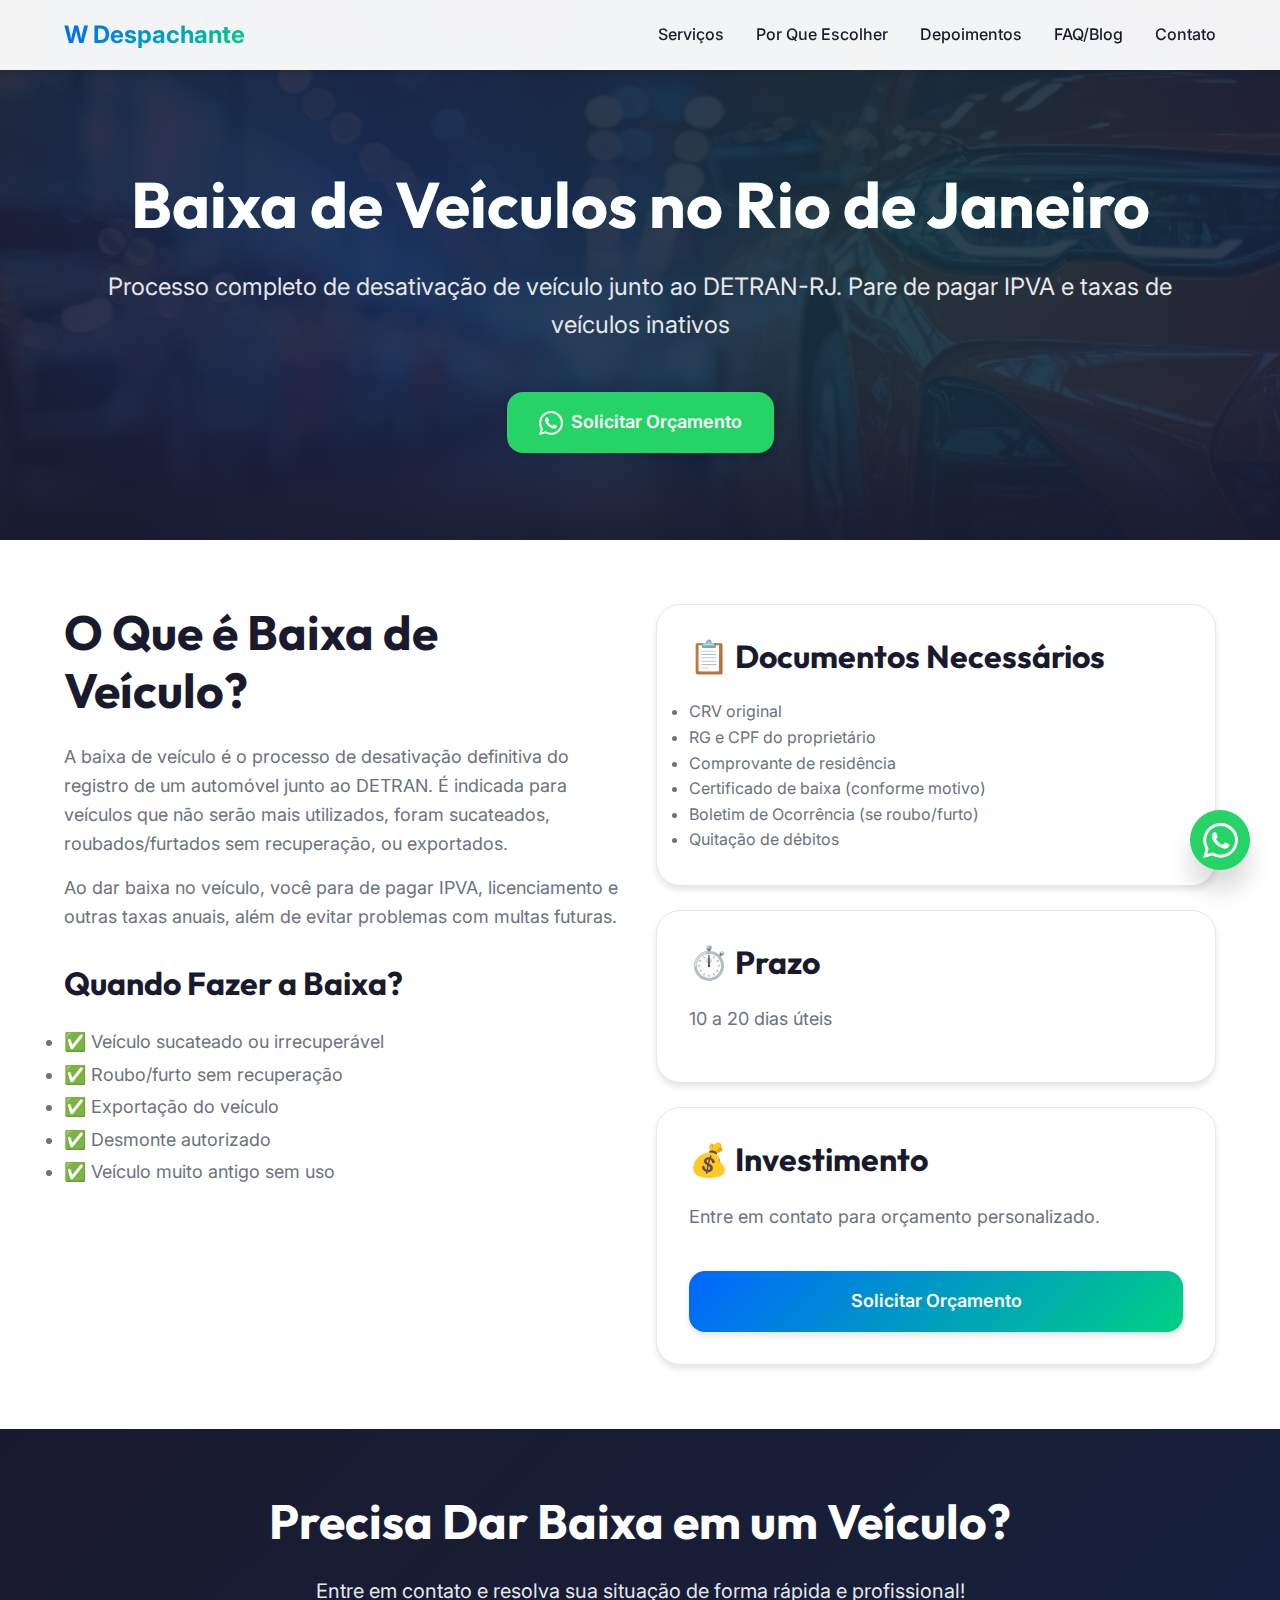
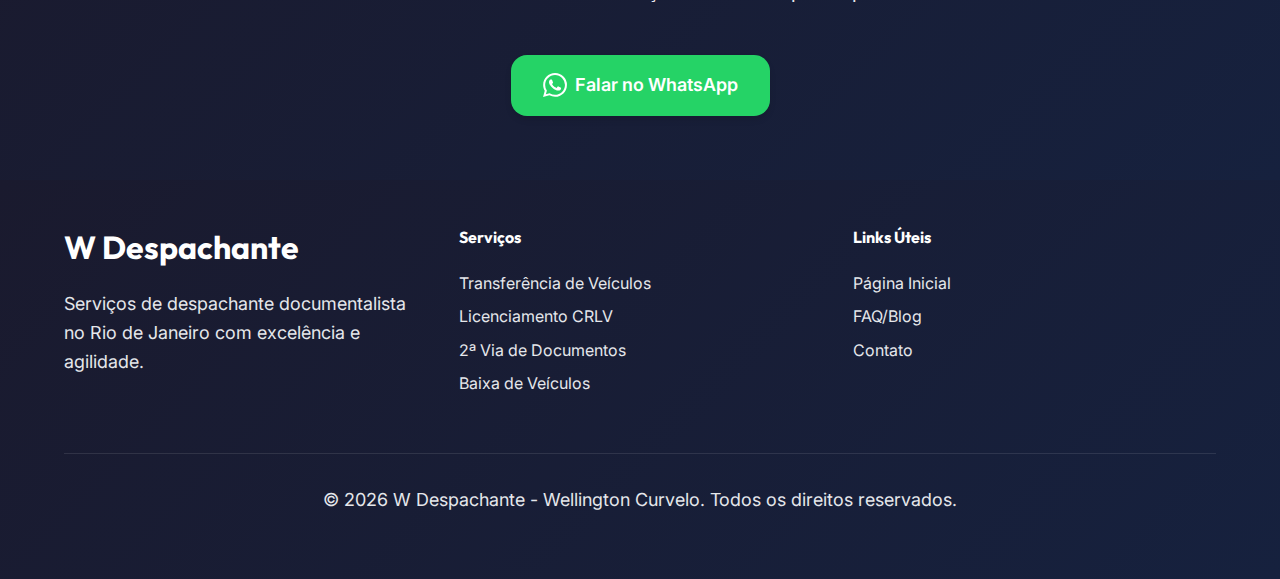
<file: baixa-veiculos-rj.html>
<!DOCTYPE html>
<html lang="pt-BR">

<head>
    <meta charset="UTF-8">
    <meta name="viewport" content="width=device-width, initial-scale=1.0">
    <meta name="description"
        content="Baixa de Veículos no RJ. Processo completo de desativação de veículo junto ao DETRAN. W Despachante - Atendimento profissional.">
    <title>Baixa de Veículos RJ | W Despachante</title>
    <link rel="preconnect" href="https://fonts.googleapis.com">
    <link rel="preconnect" href="https://fonts.gstatic.com" crossorigin>
    <link
        href="https://fonts.googleapis.com/css2?family=Inter:wght@400;500;600;700&family=Outfit:wght@700;800&display=swap"
        rel="stylesheet">
    <link rel="stylesheet" href="styles.css">
</head>

<body>
    <nav class="navbar" id="navbar">
        <div class="navbar-container">
            <a href="index.html" class="navbar-logo">W Despachante</a>
            <button class="navbar-toggle" id="navbar-toggle"
                aria-label="Menu"><span></span><span></span><span></span></button>
            <ul class="navbar-menu" id="navbar-menu">
                <li><a href="index.html#servicos" class="navbar-link">Serviços</a></li>
                <li><a href="index.html#por-que-escolher" class="navbar-link">Por Que Escolher</a></li>
                <li><a href="index.html#depoimentos" class="navbar-link">Depoimentos</a></li>
                <li><a href="blog.html" class="navbar-link">FAQ/Blog</a></li>
                <li><a href="index.html#contato" class="navbar-link">Contato</a></li>
            </ul>
        </div>
    </nav>

    <section class="hero" style="min-height: 60vh;">
        <div class="container">
            <div class="hero-content">
                <h1>Baixa de Veículos no Rio de Janeiro</h1>
                <p class="hero-subtitle">Processo completo de desativação de veículo junto ao DETRAN-RJ. Pare de pagar
                    IPVA e taxas de veículos inativos</p>
                <div class="hero-cta">
                    <a href="https://wa.me/5521964474147?text=Olá! Preciso fazer baixa de veículo"
                        class="btn btn-whatsapp" target="_blank">
                        <svg width="24" height="24" viewBox="0 0 24 24" fill="currentColor">
                            <path
                                d="M17.472 14.382c-.297-.149-1.758-.867-2.03-.967-.273-.099-.471-.148-.67.15-.197.297-.767.966-.94 1.164-.173.199-.347.223-.644.075-.297-.15-1.255-.463-2.39-1.475-.883-.788-1.48-1.761-1.653-2.059-.173-.297-.018-.458.13-.606.134-.133.298-.347.446-.52.149-.174.198-.298.298-.497.099-.198.05-.371-.025-.52-.075-.149-.669-1.612-.916-2.207-.242-.579-.487-.5-.669-.51-.173-.008-.371-.01-.57-.01-.198 0-.52.074-.792.372-.272.297-1.04 1.016-1.04 2.479 0 1.462 1.065 2.875 1.213 3.074.149.198 2.096 3.2 5.077 4.487.709.306 1.262.489 1.694.625.712.227 1.36.195 1.871.118.571-.085 1.758-.719 2.006-1.413.248-.694.248-1.289.173-1.413-.074-.124-.272-.198-.57-.347m-5.421 7.403h-.004a9.87 9.87 0 01-5.031-1.378l-.361-.214-3.741.982.998-3.648-.235-.374a9.86 9.86 0 01-1.51-5.26c.001-5.45 4.436-9.884 9.888-9.884 2.64 0 5.122 1.03 6.988 2.898a9.825 9.825 0 012.893 6.994c-.003 5.45-4.437 9.884-9.885 9.884m8.413-18.297A11.815 11.815 0 0012.05 0C5.495 0 .16 5.335.157 11.892c0 2.096.547 4.142 1.588 5.945L.057 24l6.305-1.654a11.882 11.882 0 005.683 1.448h.005c6.554 0 11.89-5.335 11.893-11.893a11.821 11.821 0 00-3.48-8.413z" />
                        </svg>
                        Solicitar Orçamento
                    </a>
                </div>
            </div>
        </div>
    </section>

    <section class="section">
        <div class="container">
            <div class="grid grid-2">
                <div>
                    <h2>O Que é Baixa de Veículo?</h2>
                    <p>A baixa de veículo é o processo de desativação definitiva do registro de um automóvel junto ao
                        DETRAN. É indicada para veículos que não serão mais utilizados, foram sucateados,
                        roubados/furtados sem recuperação, ou exportados.</p>
                    <p>Ao dar baixa no veículo, você para de pagar IPVA, licenciamento e outras taxas anuais, além de
                        evitar problemas com multas futuras.</p>

                    <h3 class="mt-lg">Quando Fazer a Baixa?</h3>
                    <ul style="color: var(--color-gray); font-size: 1.125rem; line-height: 1.8;">
                        <li>✅ Veículo sucateado ou irrecuperável</li>
                        <li>✅ Roubo/furto sem recuperação</li>
                        <li>✅ Exportação do veículo</li>
                        <li>✅ Desmonte autorizado</li>
                        <li>✅ Veículo muito antigo sem uso</li>
                    </ul>
                </div>

                <div>
                    <div class="card">
                        <h3>📋 Documentos Necessários</h3>
                        <ul style="color: var(--color-gray);">
                            <li>CRV original</li>
                            <li>RG e CPF do proprietário</li>
                            <li>Comprovante de residência</li>
                            <li>Certificado de baixa (conforme motivo)</li>
                            <li>Boletim de Ocorrência (se roubo/furto)</li>
                            <li>Quitação de débitos</li>
                        </ul>
                    </div>

                    <div class="card mt-md">
                        <h3>⏱️ Prazo</h3>
                        <p style="color: var(--color-gray);">10 a 20 dias úteis</p>
                    </div>

                    <div class="card mt-md">
                        <h3>💰 Investimento</h3>
                        <p style="color: var(--color-gray);">Entre em contato para orçamento personalizado.</p>
                        <a href="https://wa.me/5521964474147?text=Gostaria de um orçamento para baixa de veículo"
                            class="btn btn-primary mt-md" target="_blank" style="width: 100%;">Solicitar Orçamento</a>
                    </div>
                </div>
            </div>
        </div>
    </section>

    <section class="section section-dark">
        <div class="container text-center">
            <h2 class="mb-md">Precisa Dar Baixa em um Veículo?</h2>
            <p class="mb-xl" style="max-width: 700px; margin-left: auto; margin-right: auto; font-size: 1.25rem;">
                Entre em contato e resolva sua situação de forma rápida e profissional!
            </p>
            <a href="https://wa.me/5521964474147?text=Olá! Preciso fazer baixa de veículo" class="btn btn-whatsapp"
                target="_blank">
                <svg width="24" height="24" viewBox="0 0 24 24" fill="currentColor">
                    <path
                        d="M17.472 14.382c-.297-.149-1.758-.867-2.03-.967-.273-.099-.471-.148-.67.15-.197.297-.767.966-.94 1.164-.173.199-.347.223-.644.075-.297-.15-1.255-.463-2.39-1.475-.883-.788-1.48-1.761-1.653-2.059-.173-.297-.018-.458.13-.606.134-.133.298-.347.446-.52.149-.174.198-.298.298-.497.099-.198.05-.371-.025-.52-.075-.149-.669-1.612-.916-2.207-.242-.579-.487-.5-.669-.51-.173-.008-.371-.01-.57-.01-.198 0-.52.074-.792.372-.272.297-1.04 1.016-1.04 2.479 0 1.462 1.065 2.875 1.213 3.074.149.198 2.096 3.2 5.077 4.487.709.306 1.262.489 1.694.625.712.227 1.36.195 1.871.118.571-.085 1.758-.719 2.006-1.413.248-.694.248-1.289.173-1.413-.074-.124-.272-.198-.57-.347m-5.421 7.403h-.004a9.87 9.87 0 01-5.031-1.378l-.361-.214-3.741.982.998-3.648-.235-.374a9.86 9.86 0 01-1.51-5.26c.001-5.45 4.436-9.884 9.888-9.884 2.64 0 5.122 1.03 6.988 2.898a9.825 9.825 0 012.893 6.994c-.003 5.45-4.437 9.884-9.885 9.884m8.413-18.297A11.815 11.815 0 0012.05 0C5.495 0 .16 5.335.157 11.892c0 2.096.547 4.142 1.588 5.945L.057 24l6.305-1.654a11.882 11.882 0 005.683 1.448h.005c6.554 0 11.89-5.335 11.893-11.893a11.821 11.821 0 00-3.48-8.413z" />
                </svg>
                Falar no WhatsApp
            </a>
        </div>
    </section>

    <footer class="section-dark" style="padding: var(--spacing-xl) 0;">
        <div class="container">
            <div class="grid grid-3">
                <div>
                    <h3 style="color: var(--color-white); margin-bottom: var(--spacing-md);">W Despachante</h3>
                    <p style="color: var(--color-light-gray);">Serviços de despachante documentalista no Rio de Janeiro
                        com excelência e agilidade.</p>
                </div>
                <div>
                    <h4 style="color: var(--color-white); margin-bottom: var(--spacing-md);">Serviços</h4>
                    <ul style="list-style: none;">
                        <li style="margin-bottom: var(--spacing-xs);"><a href="transferencia-veiculos-rj.html"
                                style="color: var(--color-light-gray);">Transferência de Veículos</a></li>
                        <li style="margin-bottom: var(--spacing-xs);"><a href="licenciamento-crlv-rj.html"
                                style="color: var(--color-light-gray);">Licenciamento CRLV</a></li>
                        <li style="margin-bottom: var(--spacing-xs);"><a href="segunda-via-documentos-rj.html"
                                style="color: var(--color-light-gray);">2ª Via de Documentos</a></li>
                        <li style="margin-bottom: var(--spacing-xs);"><a href="baixa-veiculos-rj.html"
                                style="color: var(--color-light-gray);">Baixa de Veículos</a></li>
                    </ul>
                </div>
                <div>
                    <h4 style="color: var(--color-white); margin-bottom: var(--spacing-md);">Links Úteis</h4>
                    <ul style="list-style: none;">
                        <li style="margin-bottom: var(--spacing-xs);"><a href="index.html"
                                style="color: var(--color-light-gray);">Página Inicial</a></li>
                        <li style="margin-bottom: var(--spacing-xs);"><a href="blog.html"
                                style="color: var(--color-light-gray);">FAQ/Blog</a></li>
                        <li style="margin-bottom: var(--spacing-xs);"><a href="index.html#contato"
                                style="color: var(--color-light-gray);">Contato</a></li>
                    </ul>
                </div>
            </div>
            <div
                style="text-align: center; margin-top: var(--spacing-xl); padding-top: var(--spacing-lg); border-top: 1px solid rgba(255,255,255,0.1);">
                <p style="color: var(--color-light-gray);">© 2026 W Despachante - Wellington Curvelo. Todos os direitos
                    reservados.</p>
            </div>
        </div>
    </footer>

    <a href="https://wa.me/5521964474147?text=Olá! Preciso fazer baixa de veículo" class="whatsapp-float"
        target="_blank" aria-label="Falar no WhatsApp">
        <svg viewBox="0 0 24 24">
            <path
                d="M17.472 14.382c-.297-.149-1.758-.867-2.03-.967-.273-.099-.471-.148-.67.15-.197.297-.767.966-.94 1.164-.173.199-.347.223-.644.075-.297-.15-1.255-.463-2.39-1.475-.883-.788-1.48-1.761-1.653-2.059-.173-.297-.018-.458.13-.606.134-.133.298-.347.446-.52.149-.174.198-.298.298-.497.099-.198.05-.371-.025-.52-.075-.149-.669-1.612-.916-2.207-.242-.579-.487-.5-.669-.51-.173-.008-.371-.01-.57-.01-.198 0-.52.074-.792.372-.272.297-1.04 1.016-1.04 2.479 0 1.462 1.065 2.875 1.213 3.074.149.198 2.096 3.2 5.077 4.487.709.306 1.262.489 1.694.625.712.227 1.36.195 1.871.118.571-.085 1.758-.719 2.006-1.413.248-.694.248-1.289.173-1.413-.074-.124-.272-.198-.57-.347m-5.421 7.403h-.004a9.87 9.87 0 01-5.031-1.378l-.361-.214-3.741.982.998-3.648-.235-.374a9.86 9.86 0 01-1.51-5.26c.001-5.45 4.436-9.884 9.888-9.884 2.64 0 5.122 1.03 6.988 2.898a9.825 9.825 0 012.893 6.994c-.003 5.45-4.437 9.884-9.885 9.884m8.413-18.297A11.815 11.815 0 0012.05 0C5.495 0 .16 5.335.157 11.892c0 2.096.547 4.142 1.588 5.945L.057 24l6.305-1.654a11.882 11.882 0 005.683 1.448h.005c6.554 0 11.89-5.335 11.893-11.893a11.821 11.821 0 00-3.48-8.413z" />
        </svg>
    </a>

    <script src="script.js"></script>
</body>

</html>
</file>
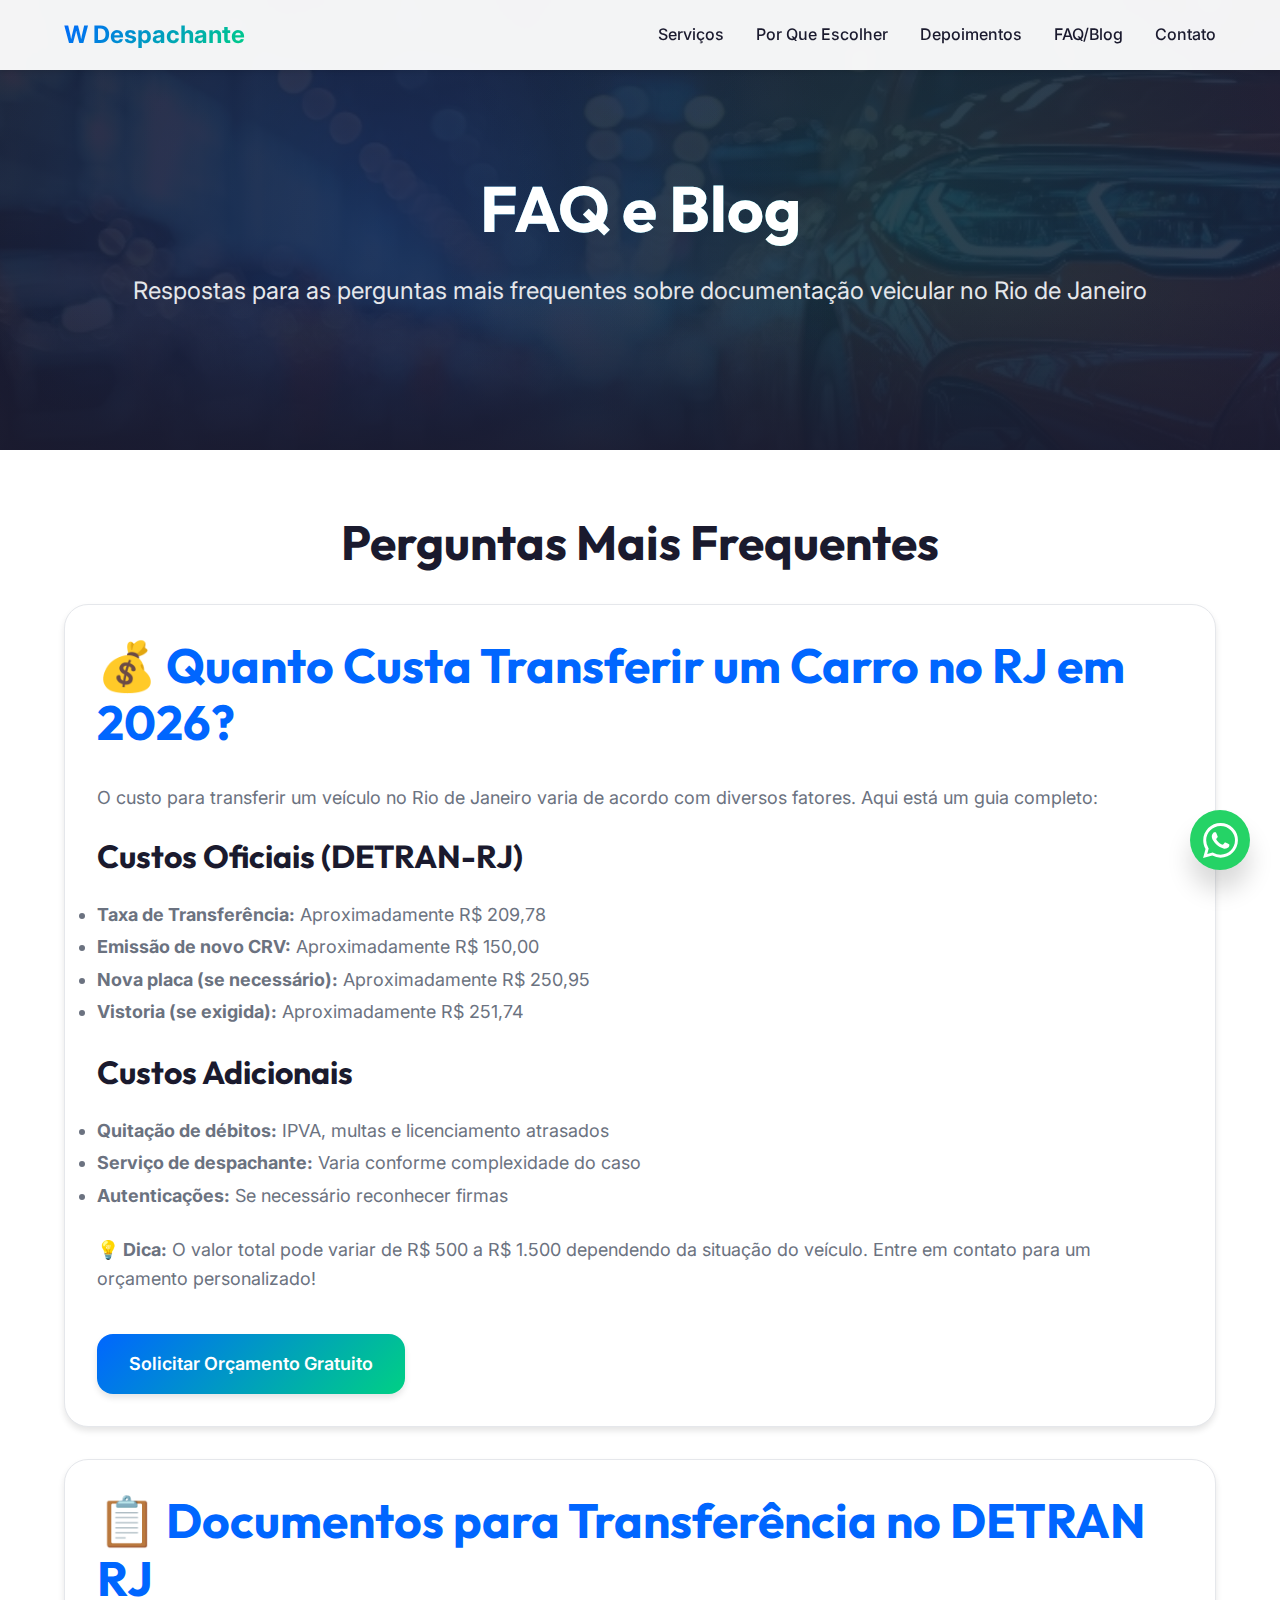
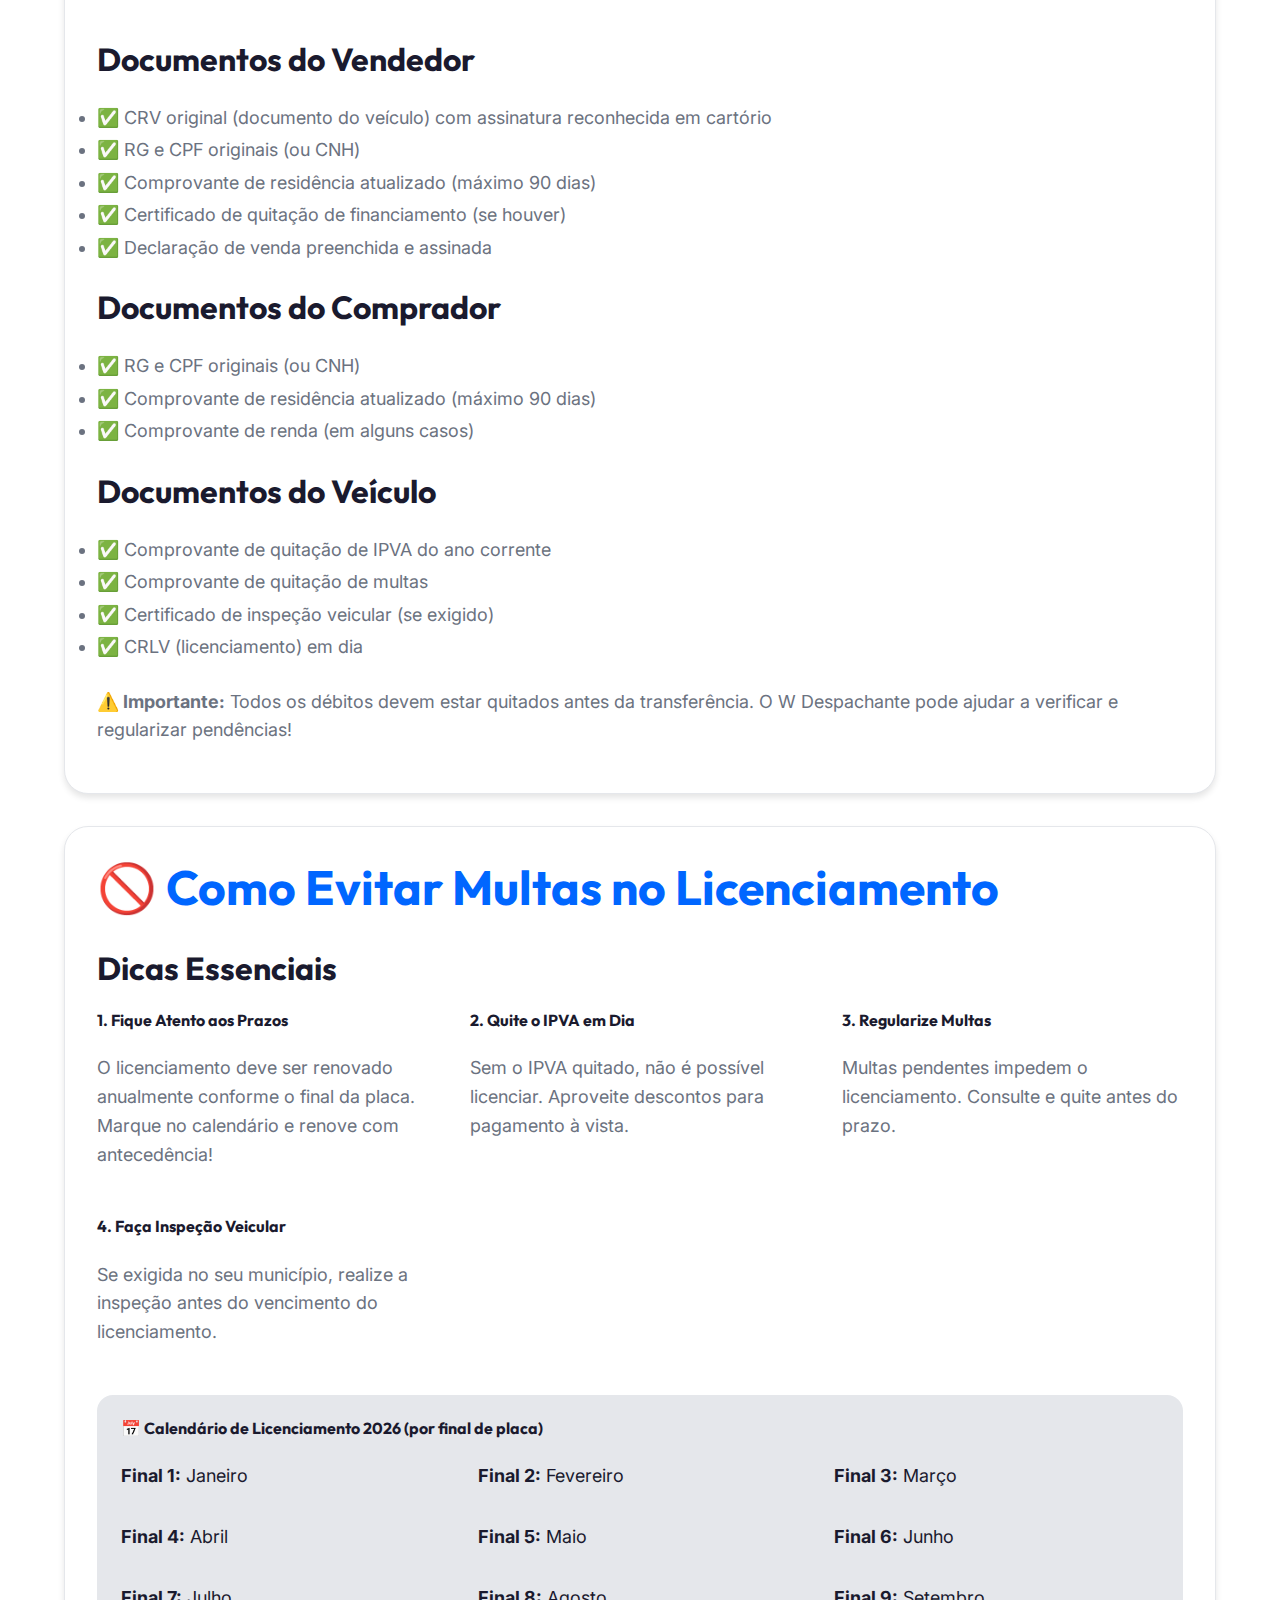
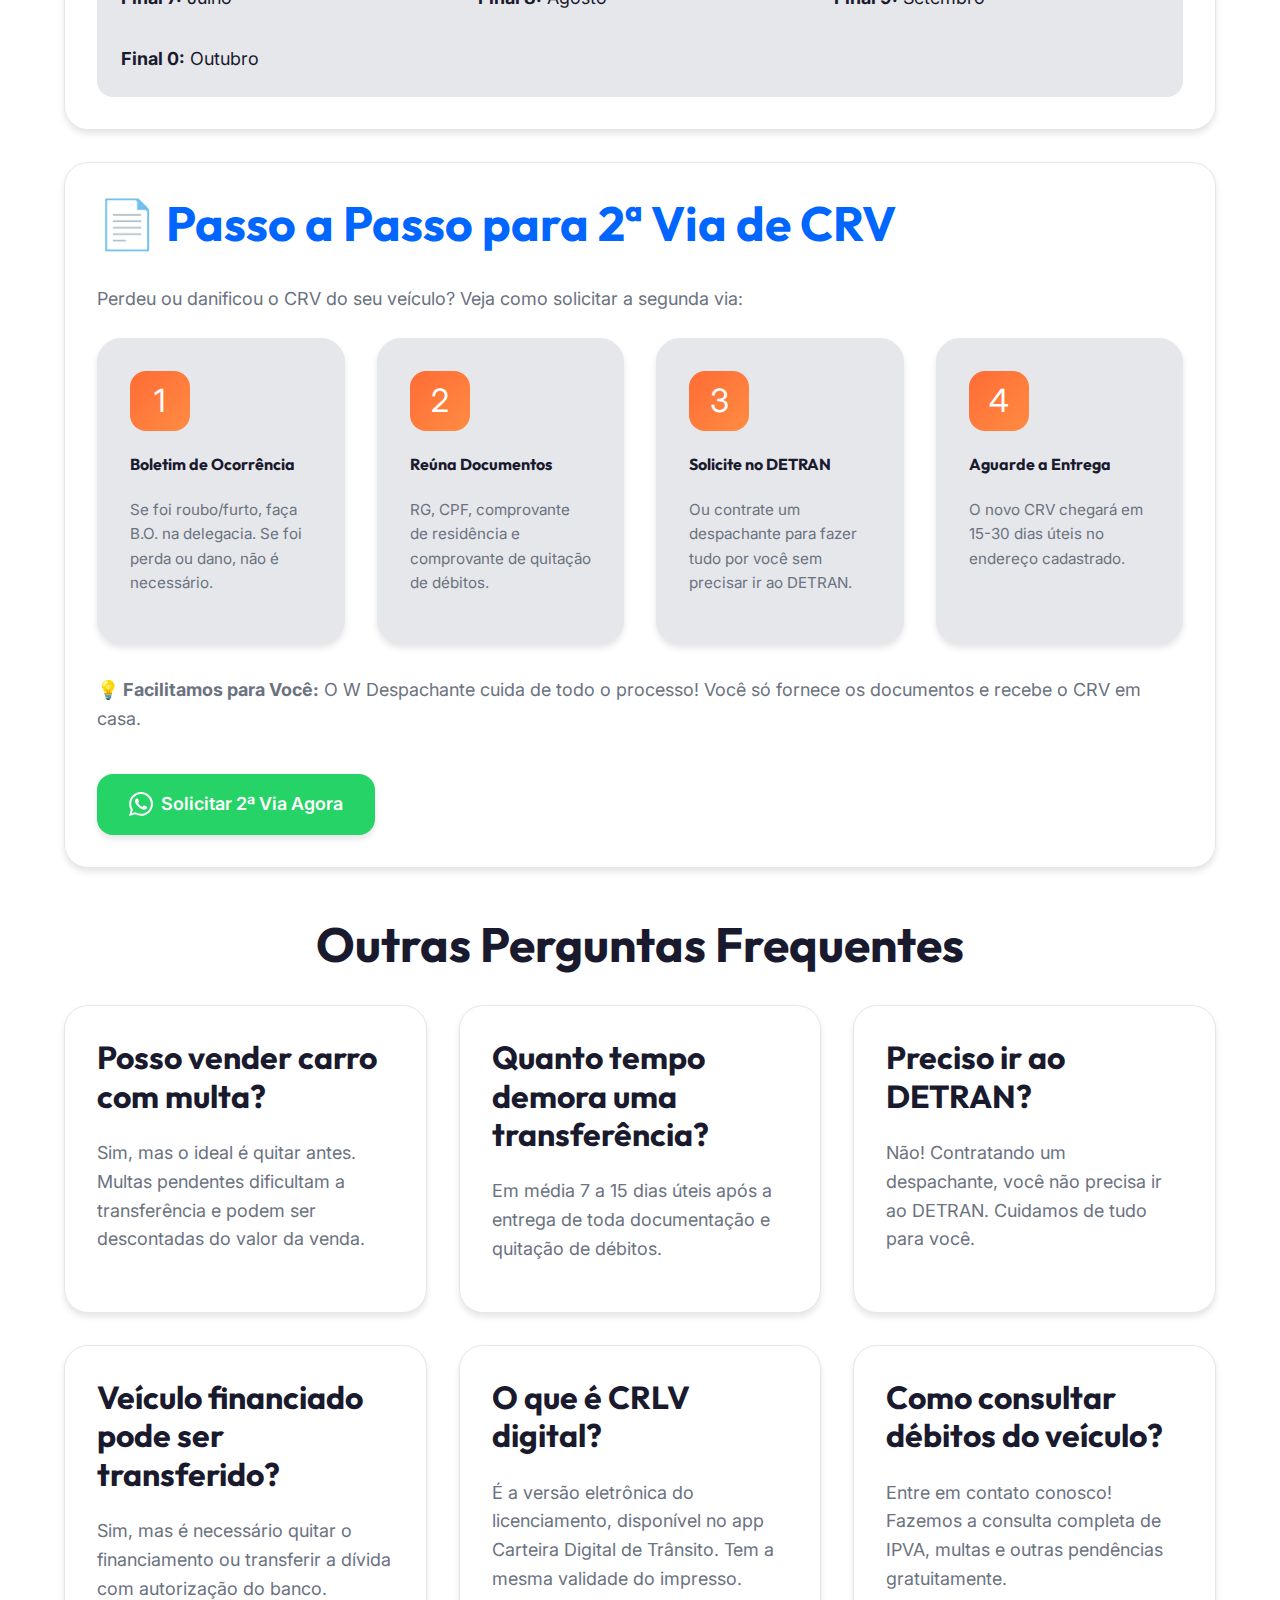
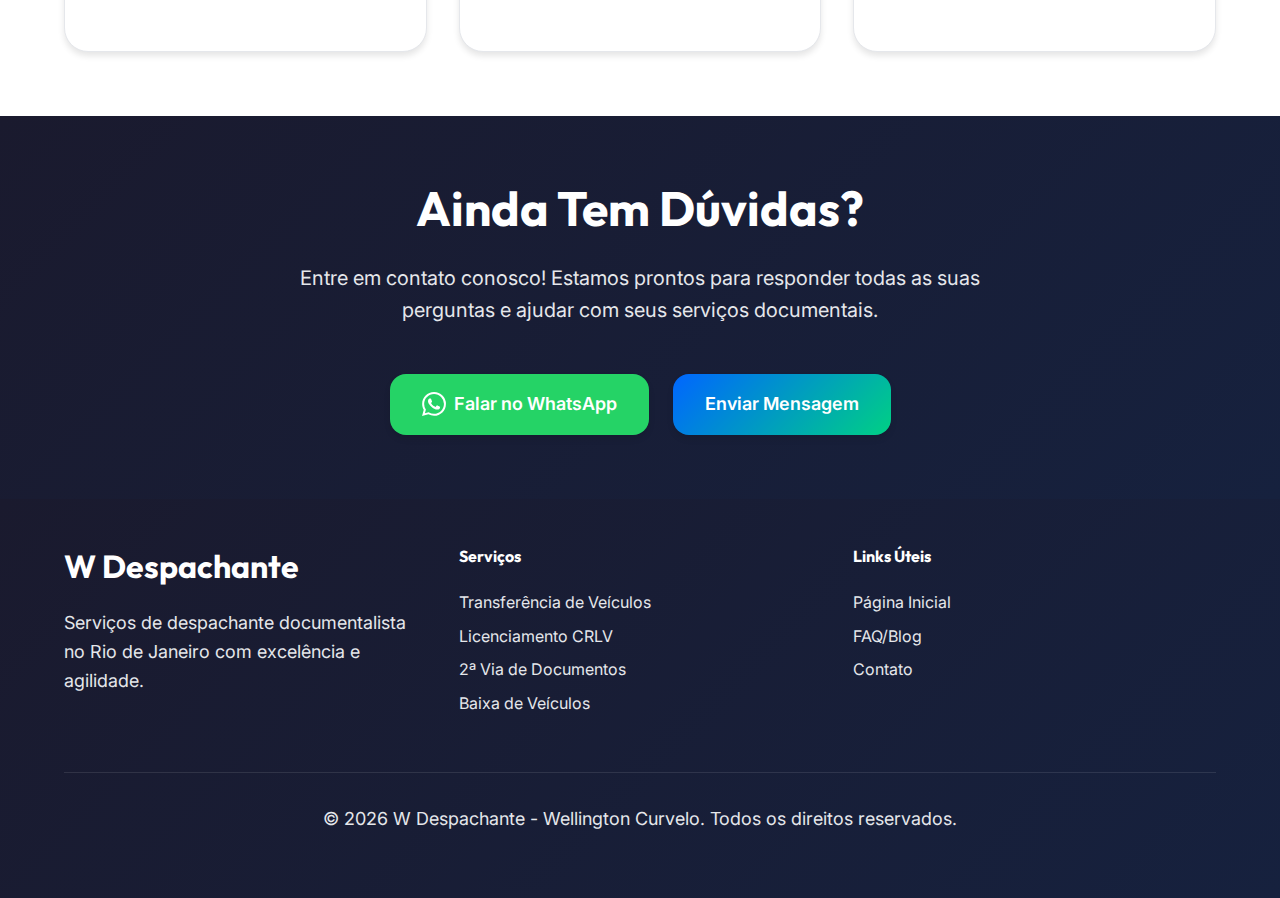
<file: blog.html>
<!DOCTYPE html>
<html lang="pt-BR">

<head>
    <meta charset="UTF-8">
    <meta name="viewport" content="width=device-width, initial-scale=1.0">
    <meta name="description"
        content="FAQ e Blog do W Despachante RJ. Respostas para suas dúvidas sobre documentação veicular, transferência, licenciamento e mais.">
    <meta name="keywords" content="faq despachante rj, dúvidas documentação veicular, blog despachante, guia detran rj">

    <title>FAQ e Blog - W Despachante RJ | Tire Suas Dúvidas</title>

    <link rel="preconnect" href="https://fonts.googleapis.com">
    <link rel="preconnect" href="https://fonts.gstatic.com" crossorigin>
    <link
        href="https://fonts.googleapis.com/css2?family=Inter:wght@400;500;600;700&family=Outfit:wght@700;800&display=swap"
        rel="stylesheet">
    <link rel="stylesheet" href="styles.css">
</head>

<body>
    <nav class="navbar" id="navbar">
        <div class="navbar-container">
            <a href="index.html" class="navbar-logo">W Despachante</a>
            <button class="navbar-toggle" id="navbar-toggle" aria-label="Menu">
                <span></span>
                <span></span>
                <span></span>
            </button>
            <ul class="navbar-menu" id="navbar-menu">
                <li><a href="index.html#servicos" class="navbar-link">Serviços</a></li>
                <li><a href="index.html#por-que-escolher" class="navbar-link">Por Que Escolher</a></li>
                <li><a href="index.html#depoimentos" class="navbar-link">Depoimentos</a></li>
                <li><a href="blog.html" class="navbar-link">FAQ/Blog</a></li>
                <li><a href="index.html#contato" class="navbar-link">Contato</a></li>
            </ul>
        </div>
    </nav>

    <section class="hero" style="min-height: 50vh;">
        <div class="container">
            <div class="hero-content">
                <h1>FAQ e Blog</h1>
                <p class="hero-subtitle">Respostas para as perguntas mais frequentes sobre documentação veicular no Rio
                    de Janeiro</p>
            </div>
        </div>
    </section>

    <!-- Main FAQ Section -->
    <section class="section">
        <div class="container">
            <h2 class="text-center mb-lg">Perguntas Mais Frequentes</h2>

            <!-- Transferência -->
            <div class="card mb-lg">
                <h2 style="color: var(--color-primary); margin-bottom: var(--spacing-lg);">💰 Quanto Custa Transferir um
                    Carro no RJ em 2026?</h2>

                <p>O custo para transferir um veículo no Rio de Janeiro varia de acordo com diversos fatores. Aqui está
                    um guia completo:</p>

                <h3 class="mt-md">Custos Oficiais (DETRAN-RJ)</h3>
                <ul
                    style="color: var(--color-gray); font-size: 1.125rem; line-height: 1.8; margin-bottom: var(--spacing-md);">
                    <li><strong>Taxa de Transferência:</strong> Aproximadamente R$ 209,78</li>
                    <li><strong>Emissão de novo CRV:</strong> Aproximadamente R$ 150,00</li>
                    <li><strong>Nova placa (se necessário):</strong> Aproximadamente R$ 250,95</li>
                    <li><strong>Vistoria (se exigida):</strong> Aproximadamente R$ 251,74</li>
                </ul>

                <h3>Custos Adicionais</h3>
                <ul
                    style="color: var(--color-gray); font-size: 1.125rem; line-height: 1.8; margin-bottom: var(--spacing-md);">
                    <li><strong>Quitação de débitos:</strong> IPVA, multas e licenciamento atrasados</li>
                    <li><strong>Serviço de despachante:</strong> Varia conforme complexidade do caso</li>
                    <li><strong>Autenticações:</strong> Se necessário reconhecer firmas</li>
                </ul>

                <p><strong>💡 Dica:</strong> O valor total pode variar de R$ 500 a R$ 1.500 dependendo da situação do
                    veículo. Entre em contato para um orçamento personalizado!</p>

                <a href="https://wa.me/5521964474147?text=Gostaria de um orçamento para transferência"
                    class="btn btn-primary mt-md" target="_blank">Solicitar Orçamento Gratuito</a>
            </div>

            <!-- Documentos para Transferência -->
            <div class="card mb-lg">
                <h2 style="color: var(--color-primary); margin-bottom: var(--spacing-lg);">📋 Documentos para
                    Transferência no DETRAN RJ</h2>

                <h3>Documentos do Vendedor</h3>
                <ul
                    style="color: var(--color-gray); font-size: 1.125rem; line-height: 1.8; margin-bottom: var(--spacing-md);">
                    <li>✅ CRV original (documento do veículo) com assinatura reconhecida em cartório</li>
                    <li>✅ RG e CPF originais (ou CNH)</li>
                    <li>✅ Comprovante de residência atualizado (máximo 90 dias)</li>
                    <li>✅ Certificado de quitação de financiamento (se houver)</li>
                    <li>✅ Declaração de venda preenchida e assinada</li>
                </ul>

                <h3>Documentos do Comprador</h3>
                <ul
                    style="color: var(--color-gray); font-size: 1.125rem; line-height: 1.8; margin-bottom: var(--spacing-md);">
                    <li>✅ RG e CPF originais (ou CNH)</li>
                    <li>✅ Comprovante de residência atualizado (máximo 90 dias)</li>
                    <li>✅ Comprovante de renda (em alguns casos)</li>
                </ul>

                <h3>Documentos do Veículo</h3>
                <ul style="color: var(--color-gray); font-size: 1.125rem; line-height: 1.8;">
                    <li>✅ Comprovante de quitação de IPVA do ano corrente</li>
                    <li>✅ Comprovante de quitação de multas</li>
                    <li>✅ Certificado de inspeção veicular (se exigido)</li>
                    <li>✅ CRLV (licenciamento) em dia</li>
                </ul>

                <p class="mt-md"><strong>⚠️ Importante:</strong> Todos os débitos devem estar quitados antes da
                    transferência. O W Despachante pode ajudar a verificar e regularizar pendências!</p>
            </div>

            <!-- Evitar Multas no Licenciamento -->
            <div class="card mb-lg">
                <h2 style="color: var(--color-primary); margin-bottom: var(--spacing-lg);">🚫 Como Evitar Multas no
                    Licenciamento</h2>

                <h3>Dicas Essenciais</h3>

                <div class="grid grid-2 mt-md">
                    <div>
                        <h4>1. Fique Atento aos Prazos</h4>
                        <p style="color: var(--color-gray);">O licenciamento deve ser renovado anualmente conforme o
                            final da placa. Marque no calendário e renove com antecedência!</p>
                    </div>

                    <div>
                        <h4>2. Quite o IPVA em Dia</h4>
                        <p style="color: var(--color-gray);">Sem o IPVA quitado, não é possível licenciar. Aproveite
                            descontos para pagamento à vista.</p>
                    </div>

                    <div>
                        <h4>3. Regularize Multas</h4>
                        <p style="color: var(--color-gray);">Multas pendentes impedem o licenciamento. Consulte e quite
                            antes do prazo.</p>
                    </div>

                    <div>
                        <h4>4. Faça Inspeção Veicular</h4>
                        <p style="color: var(--color-gray);">Se exigida no seu município, realize a inspeção antes do
                            vencimento do licenciamento.</p>
                    </div>
                </div>

                <div class="mt-lg"
                    style="background: var(--color-light-gray); padding: var(--spacing-md); border-radius: var(--radius-md);">
                    <h4>📅 Calendário de Licenciamento 2026 (por final de placa)</h4>
                    <div class="grid grid-2 mt-sm">
                        <p style="margin: 0; color: var(--color-dark);"><strong>Final 1:</strong> Janeiro</p>
                        <p style="margin: 0; color: var(--color-dark);"><strong>Final 2:</strong> Fevereiro</p>
                        <p style="margin: 0; color: var(--color-dark);"><strong>Final 3:</strong> Março</p>
                        <p style="margin: 0; color: var(--color-dark);"><strong>Final 4:</strong> Abril</p>
                        <p style="margin: 0; color: var(--color-dark);"><strong>Final 5:</strong> Maio</p>
                        <p style="margin: 0; color: var(--color-dark);"><strong>Final 6:</strong> Junho</p>
                        <p style="margin: 0; color: var(--color-dark);"><strong>Final 7:</strong> Julho</p>
                        <p style="margin: 0; color: var(--color-dark);"><strong>Final 8:</strong> Agosto</p>
                        <p style="margin: 0; color: var(--color-dark);"><strong>Final 9:</strong> Setembro</p>
                        <p style="margin: 0; color: var(--color-dark);"><strong>Final 0:</strong> Outubro</p>
                    </div>
                </div>
            </div>

            <!-- Passo a Passo 2ª Via CRV -->
            <div class="card mb-lg">
                <h2 style="color: var(--color-primary); margin-bottom: var(--spacing-lg);">📄 Passo a Passo para 2ª Via
                    de CRV</h2>

                <p>Perdeu ou danificou o CRV do seu veículo? Veja como solicitar a segunda via:</p>

                <div class="grid grid-4 mt-md">
                    <div class="card" style="background: var(--color-light-gray);">
                        <div class="card-icon" style="background: var(--gradient-accent);">1</div>
                        <h4>Boletim de Ocorrência</h4>
                        <p style="color: var(--color-gray); font-size: 0.95rem;">Se foi roubo/furto, faça B.O. na
                            delegacia. Se foi perda ou dano, não é necessário.</p>
                    </div>

                    <div class="card" style="background: var(--color-light-gray);">
                        <div class="card-icon" style="background: var(--gradient-accent);">2</div>
                        <h4>Reúna Documentos</h4>
                        <p style="color: var(--color-gray); font-size: 0.95rem;">RG, CPF, comprovante de residência e
                            comprovante de quitação de débitos.</p>
                    </div>

                    <div class="card" style="background: var(--color-light-gray);">
                        <div class="card-icon" style="background: var(--gradient-accent);">3</div>
                        <h4>Solicite no DETRAN</h4>
                        <p style="color: var(--color-gray); font-size: 0.95rem;">Ou contrate um despachante para fazer
                            tudo por você sem precisar ir ao DETRAN.</p>
                    </div>

                    <div class="card" style="background: var(--color-light-gray);">
                        <div class="card-icon" style="background: var(--gradient-accent);">4</div>
                        <h4>Aguarde a Entrega</h4>
                        <p style="color: var(--color-gray); font-size: 0.95rem;">O novo CRV chegará em 15-30 dias úteis
                            no endereço cadastrado.</p>
                    </div>
                </div>

                <p class="mt-lg"><strong>💡 Facilitamos para Você:</strong> O W Despachante cuida de todo o processo!
                    Você só fornece os documentos e recebe o CRV em casa.</p>

                <a href="https://wa.me/5521964474147?text=Preciso de 2ª via de CRV" class="btn btn-whatsapp mt-md"
                    target="_blank">
                    <svg width="24" height="24" viewBox="0 0 24 24" fill="currentColor">
                        <path
                            d="M17.472 14.382c-.297-.149-1.758-.867-2.03-.967-.273-.099-.471-.148-.67.15-.197.297-.767.966-.94 1.164-.173.199-.347.223-.644.075-.297-.15-1.255-.463-2.39-1.475-.883-.788-1.48-1.761-1.653-2.059-.173-.297-.018-.458.13-.606.134-.133.298-.347.446-.52.149-.174.198-.298.298-.497.099-.198.05-.371-.025-.52-.075-.149-.669-1.612-.916-2.207-.242-.579-.487-.5-.669-.51-.173-.008-.371-.01-.57-.01-.198 0-.52.074-.792.372-.272.297-1.04 1.016-1.04 2.479 0 1.462 1.065 2.875 1.213 3.074.149.198 2.096 3.2 5.077 4.487.709.306 1.262.489 1.694.625.712.227 1.36.195 1.871.118.571-.085 1.758-.719 2.006-1.413.248-.694.248-1.289.173-1.413-.074-.124-.272-.198-.57-.347m-5.421 7.403h-.004a9.87 9.87 0 01-5.031-1.378l-.361-.214-3.741.982.998-3.648-.235-.374a9.86 9.86 0 01-1.51-5.26c.001-5.45 4.436-9.884 9.888-9.884 2.64 0 5.122 1.03 6.988 2.898a9.825 9.825 0 012.893 6.994c-.003 5.45-4.437 9.884-9.885 9.884m8.413-18.297A11.815 11.815 0 0012.05 0C5.495 0 .16 5.335.157 11.892c0 2.096.547 4.142 1.588 5.945L.057 24l6.305-1.654a11.882 11.882 0 005.683 1.448h.005c6.554 0 11.89-5.335 11.893-11.893a11.821 11.821 0 00-3.48-8.413z" />
                    </svg>
                    Solicitar 2ª Via Agora
                </a>
            </div>

            <!-- Outras Perguntas Rápidas -->
            <h2 class="text-center mb-lg mt-xl">Outras Perguntas Frequentes</h2>

            <div class="grid grid-2">
                <div class="card">
                    <h3>Posso vender carro com multa?</h3>
                    <p style="color: var(--color-gray);">Sim, mas o ideal é quitar antes. Multas pendentes dificultam a
                        transferência e podem ser descontadas do valor da venda.</p>
                </div>

                <div class="card">
                    <h3>Quanto tempo demora uma transferência?</h3>
                    <p style="color: var(--color-gray);">Em média 7 a 15 dias úteis após a entrega de toda documentação
                        e quitação de débitos.</p>
                </div>

                <div class="card">
                    <h3>Preciso ir ao DETRAN?</h3>
                    <p style="color: var(--color-gray);">Não! Contratando um despachante, você não precisa ir ao DETRAN.
                        Cuidamos de tudo para você.</p>
                </div>

                <div class="card">
                    <h3>Veículo financiado pode ser transferido?</h3>
                    <p style="color: var(--color-gray);">Sim, mas é necessário quitar o financiamento ou transferir a
                        dívida com autorização do banco.</p>
                </div>

                <div class="card">
                    <h3>O que é CRLV digital?</h3>
                    <p style="color: var(--color-gray);">É a versão eletrônica do licenciamento, disponível no app
                        Carteira Digital de Trânsito. Tem a mesma validade do impresso.</p>
                </div>

                <div class="card">
                    <h3>Como consultar débitos do veículo?</h3>
                    <p style="color: var(--color-gray);">Entre em contato conosco! Fazemos a consulta completa de IPVA,
                        multas e outras pendências gratuitamente.</p>
                </div>
            </div>
        </div>
    </section>

    <!-- CTA Section -->
    <section class="section section-dark">
        <div class="container text-center">
            <h2 class="mb-md">Ainda Tem Dúvidas?</h2>
            <p class="mb-xl" style="max-width: 700px; margin-left: auto; margin-right: auto; font-size: 1.25rem;">
                Entre em contato conosco! Estamos prontos para responder todas as suas perguntas e ajudar com seus
                serviços documentais.
            </p>
            <div style="display: flex; gap: var(--spacing-md); justify-content: center; flex-wrap: wrap;">
                <a href="https://wa.me/5521964474147?text=Olá! Tenho algumas dúvidas sobre serviços de despachante"
                    class="btn btn-whatsapp" target="_blank">
                    <svg width="24" height="24" viewBox="0 0 24 24" fill="currentColor">
                        <path
                            d="M17.472 14.382c-.297-.149-1.758-.867-2.03-.967-.273-.099-.471-.148-.67.15-.197.297-.767.966-.94 1.164-.173.199-.347.223-.644.075-.297-.15-1.255-.463-2.39-1.475-.883-.788-1.48-1.761-1.653-2.059-.173-.297-.018-.458.13-.606.134-.133.298-.347.446-.52.149-.174.198-.298.298-.497.099-.198.05-.371-.025-.52-.075-.149-.669-1.612-.916-2.207-.242-.579-.487-.5-.669-.51-.173-.008-.371-.01-.57-.01-.198 0-.52.074-.792.372-.272.297-1.04 1.016-1.04 2.479 0 1.462 1.065 2.875 1.213 3.074.149.198 2.096 3.2 5.077 4.487.709.306 1.262.489 1.694.625.712.227 1.36.195 1.871.118.571-.085 1.758-.719 2.006-1.413.248-.694.248-1.289.173-1.413-.074-.124-.272-.198-.57-.347m-5.421 7.403h-.004a9.87 9.87 0 01-5.031-1.378l-.361-.214-3.741.982.998-3.648-.235-.374a9.86 9.86 0 01-1.51-5.26c.001-5.45 4.436-9.884 9.888-9.884 2.64 0 5.122 1.03 6.988 2.898a9.825 9.825 0 012.893 6.994c-.003 5.45-4.437 9.884-9.885 9.884m8.413-18.297A11.815 11.815 0 0012.05 0C5.495 0 .16 5.335.157 11.892c0 2.096.547 4.142 1.588 5.945L.057 24l6.305-1.654a11.882 11.882 0 005.683 1.448h.005c6.554 0 11.89-5.335 11.893-11.893a11.821 11.821 0 00-3.48-8.413z" />
                    </svg>
                    Falar no WhatsApp
                </a>
                <a href="index.html#contato" class="btn btn-primary">Enviar Mensagem</a>
            </div>
        </div>
    </section>

    <!-- Footer -->
    <footer class="section-dark" style="padding: var(--spacing-xl) 0;">
        <div class="container">
            <div class="grid grid-3">
                <div>
                    <h3 style="color: var(--color-white); margin-bottom: var(--spacing-md);">W Despachante</h3>
                    <p style="color: var(--color-light-gray);">Serviços de despachante documentalista no Rio de Janeiro
                        com excelência e agilidade.</p>
                </div>

                <div>
                    <h4 style="color: var(--color-white); margin-bottom: var(--spacing-md);">Serviços</h4>
                    <ul style="list-style: none;">
                        <li style="margin-bottom: var(--spacing-xs);"><a href="transferencia-veiculos-rj.html"
                                style="color: var(--color-light-gray);">Transferência de Veículos</a></li>
                        <li style="margin-bottom: var(--spacing-xs);"><a href="licenciamento-crlv-rj.html"
                                style="color: var(--color-light-gray);">Licenciamento CRLV</a></li>
                        <li style="margin-bottom: var(--spacing-xs);"><a href="segunda-via-documentos-rj.html"
                                style="color: var(--color-light-gray);">2ª Via de Documentos</a></li>
                        <li style="margin-bottom: var(--spacing-xs);"><a href="baixa-veiculos-rj.html"
                                style="color: var(--color-light-gray);">Baixa de Veículos</a></li>
                    </ul>
                </div>

                <div>
                    <h4 style="color: var(--color-white); margin-bottom: var(--spacing-md);">Links Úteis</h4>
                    <ul style="list-style: none;">
                        <li style="margin-bottom: var(--spacing-xs);"><a href="index.html"
                                style="color: var(--color-light-gray);">Página Inicial</a></li>
                        <li style="margin-bottom: var(--spacing-xs);"><a href="blog.html"
                                style="color: var(--color-light-gray);">FAQ/Blog</a></li>
                        <li style="margin-bottom: var(--spacing-xs);"><a href="index.html#contato"
                                style="color: var(--color-light-gray);">Contato</a></li>
                    </ul>
                </div>
            </div>

            <div
                style="text-align: center; margin-top: var(--spacing-xl); padding-top: var(--spacing-lg); border-top: 1px solid rgba(255,255,255,0.1);">
                <p style="color: var(--color-light-gray);">© 2026 W Despachante - Wellington Curvelo. Todos os direitos
                    reservados.</p>
            </div>
        </div>
    </footer>

    <!-- Floating WhatsApp Button -->
    <a href="https://wa.me/5521964474147?text=Olá! Tenho algumas dúvidas" class="whatsapp-float" target="_blank"
        aria-label="Falar no WhatsApp">
        <svg viewBox="0 0 24 24">
            <path
                d="M17.472 14.382c-.297-.149-1.758-.867-2.03-.967-.273-.099-.471-.148-.67.15-.197.297-.767.966-.94 1.164-.173.199-.347.223-.644.075-.297-.15-1.255-.463-2.39-1.475-.883-.788-1.48-1.761-1.653-2.059-.173-.297-.018-.458.13-.606.134-.133.298-.347.446-.52.149-.174.198-.298.298-.497.099-.198.05-.371-.025-.52-.075-.149-.669-1.612-.916-2.207-.242-.579-.487-.5-.669-.51-.173-.008-.371-.01-.57-.01-.198 0-.52.074-.792.372-.272.297-1.04 1.016-1.04 2.479 0 1.462 1.065 2.875 1.213 3.074.149.198 2.096 3.2 5.077 4.487.709.306 1.262.489 1.694.625.712.227 1.36.195 1.871.118.571-.085 1.758-.719 2.006-1.413.248-.694.248-1.289.173-1.413-.074-.124-.272-.198-.57-.347m-5.421 7.403h-.004a9.87 9.87 0 01-5.031-1.378l-.361-.214-3.741.982.998-3.648-.235-.374a9.86 9.86 0 01-1.51-5.26c.001-5.45 4.436-9.884 9.888-9.884 2.64 0 5.122 1.03 6.988 2.898a9.825 9.825 0 012.893 6.994c-.003 5.45-4.437 9.884-9.885 9.884m8.413-18.297A11.815 11.815 0 0012.05 0C5.495 0 .16 5.335.157 11.892c0 2.096.547 4.142 1.588 5.945L.057 24l6.305-1.654a11.882 11.882 0 005.683 1.448h.005c6.554 0 11.89-5.335 11.893-11.893a11.821 11.821 0 00-3.48-8.413z" />
        </svg>
    </a>

    <script src="script.js"></script>
</body>

</html>
</file>
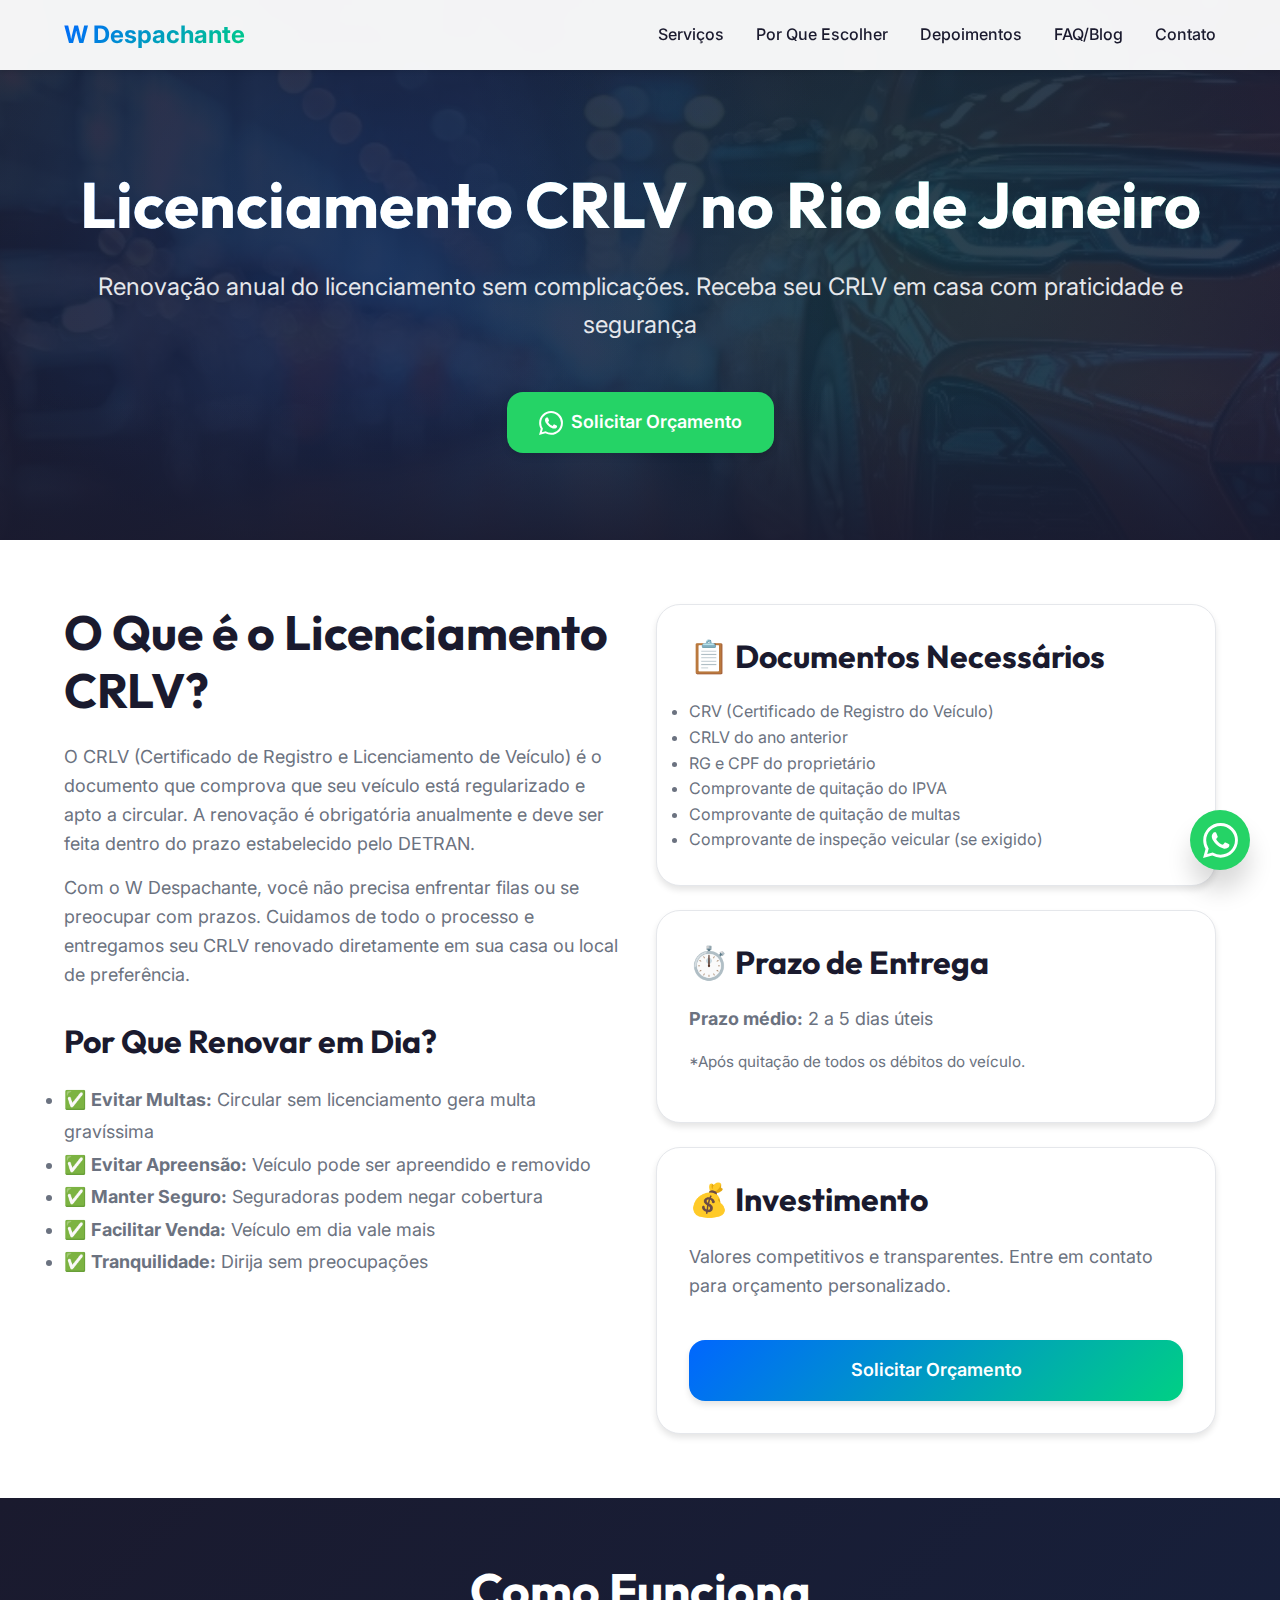
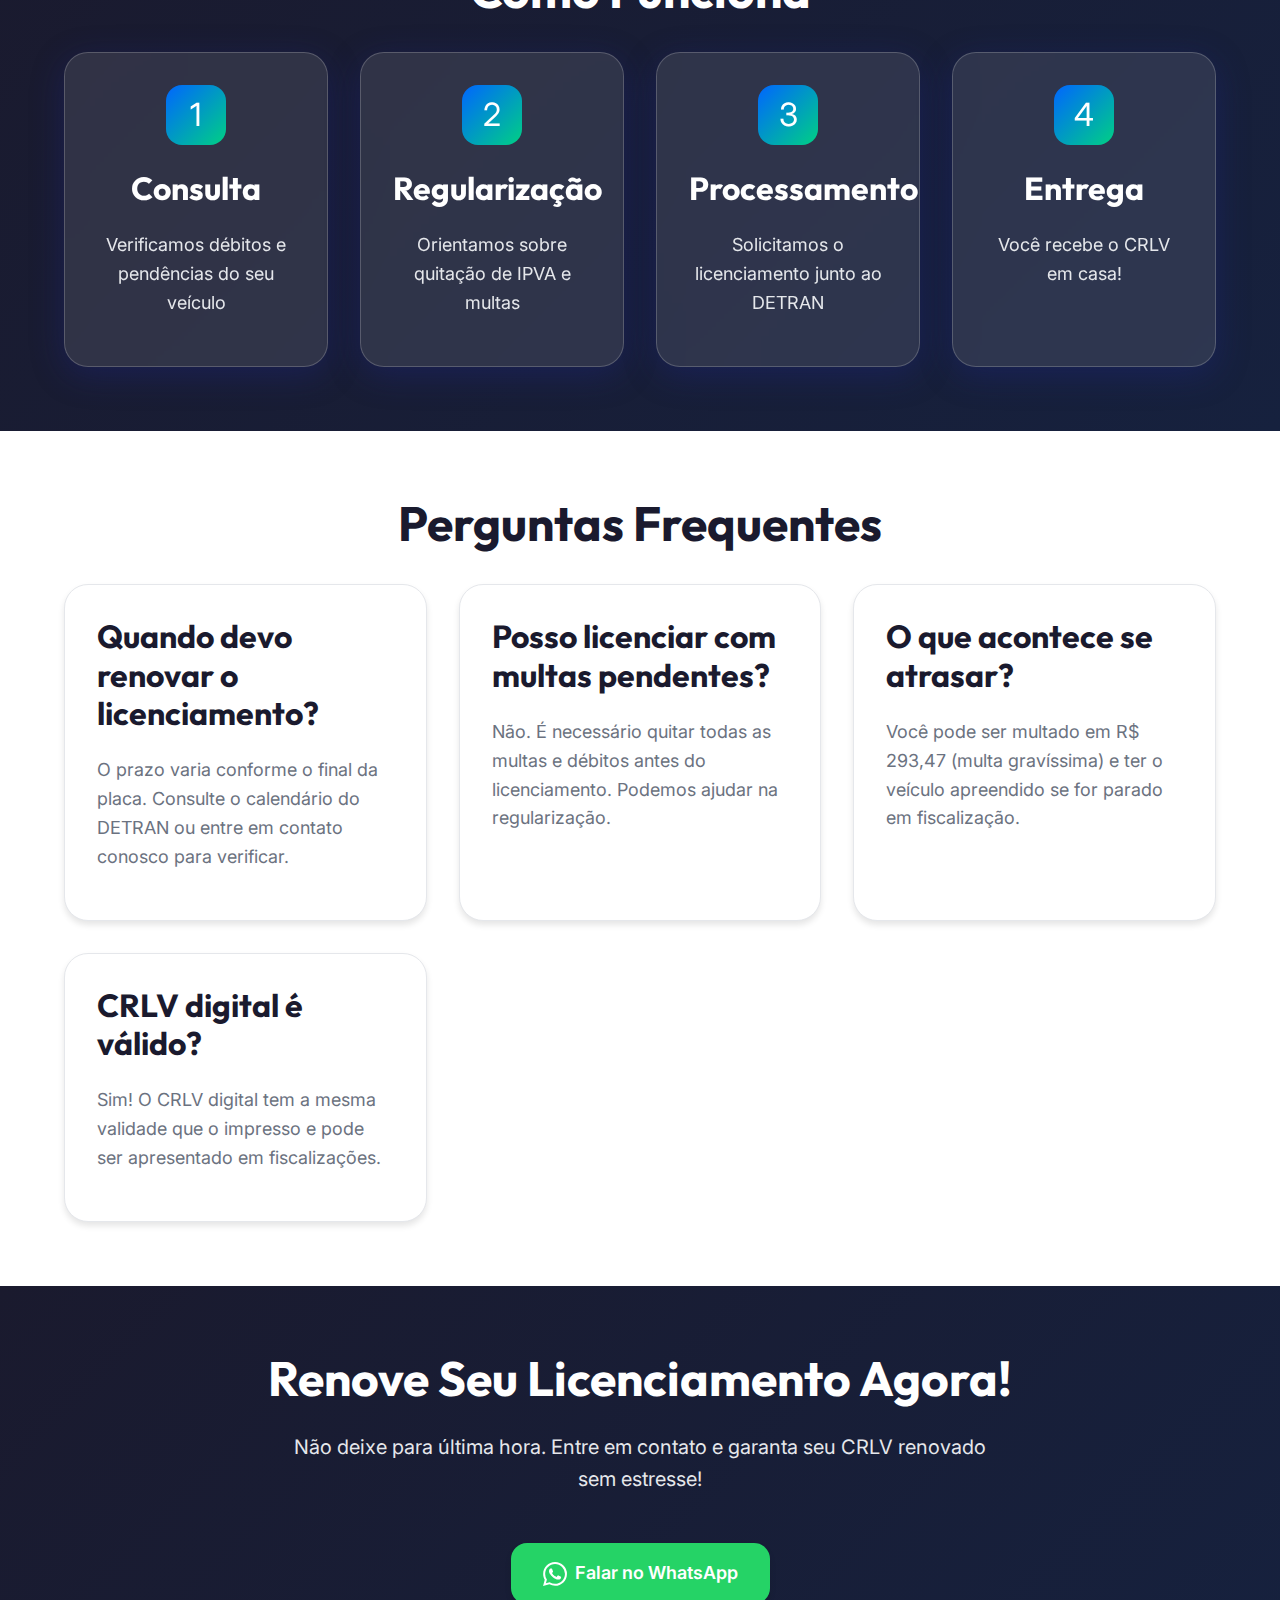
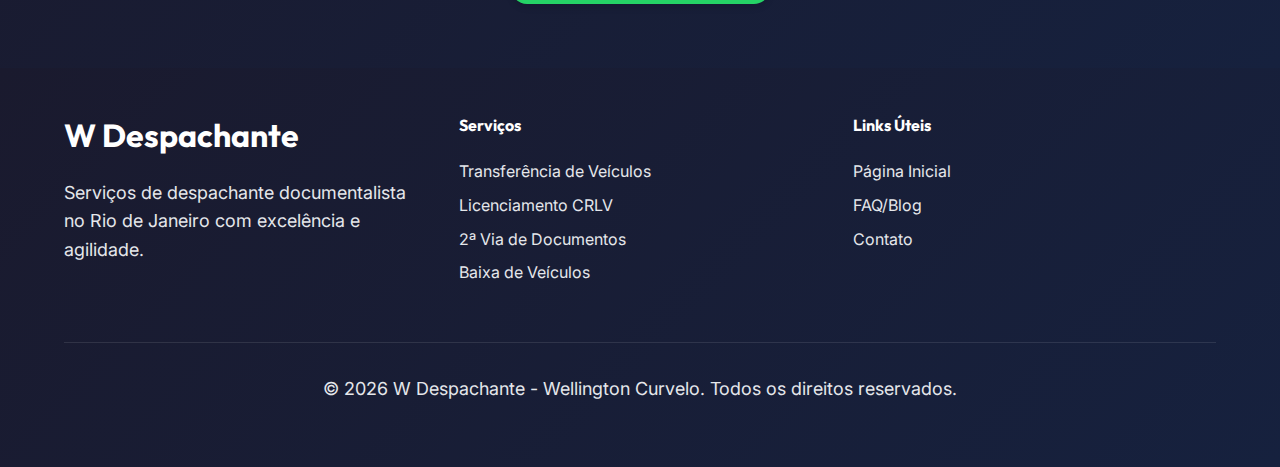
<file: licenciamento-crlv-rj.html>
<!DOCTYPE html>
<html lang="pt-BR">

<head>
    <meta charset="UTF-8">
    <meta name="viewport" content="width=device-width, initial-scale=1.0">
    <meta name="description"
        content="Licenciamento CRLV no Rio de Janeiro. Renovação anual rápida e prática. W Despachante - Receba seu CRLV em casa sem burocracia.">
    <meta name="keywords"
        content="licenciamento crlv rj, renovar licenciamento rio de janeiro, crlv digital, despachante licenciamento">

    <title>Licenciamento CRLV RJ - Renovação Rápida | W Despachante</title>

    <link rel="preconnect" href="https://fonts.googleapis.com">
    <link rel="preconnect" href="https://fonts.gstatic.com" crossorigin>
    <link
        href="https://fonts.googleapis.com/css2?family=Inter:wght@400;500;600;700&family=Outfit:wght@700;800&display=swap"
        rel="stylesheet">
    <link rel="stylesheet" href="styles.css">
</head>

<body>
    <nav class="navbar" id="navbar">
        <div class="navbar-container">
            <a href="index.html" class="navbar-logo">W Despachante</a>
            <button class="navbar-toggle" id="navbar-toggle" aria-label="Menu">
                <span></span>
                <span></span>
                <span></span>
            </button>
            <ul class="navbar-menu" id="navbar-menu">
                <li><a href="index.html#servicos" class="navbar-link">Serviços</a></li>
                <li><a href="index.html#por-que-escolher" class="navbar-link">Por Que Escolher</a></li>
                <li><a href="index.html#depoimentos" class="navbar-link">Depoimentos</a></li>
                <li><a href="blog.html" class="navbar-link">FAQ/Blog</a></li>
                <li><a href="index.html#contato" class="navbar-link">Contato</a></li>
            </ul>
        </div>
    </nav>

    <section class="hero" style="min-height: 60vh;">
        <div class="container">
            <div class="hero-content">
                <h1>Licenciamento CRLV no Rio de Janeiro</h1>
                <p class="hero-subtitle">Renovação anual do licenciamento sem complicações. Receba seu CRLV em casa com
                    praticidade e segurança</p>

                <div class="hero-cta">
                    <a href="https://wa.me/5521964474147?text=Olá! Preciso renovar meu licenciamento CRLV"
                        class="btn btn-whatsapp" target="_blank">
                        <svg width="24" height="24" viewBox="0 0 24 24" fill="currentColor">
                            <path
                                d="M17.472 14.382c-.297-.149-1.758-.867-2.03-.967-.273-.099-.471-.148-.67.15-.197.297-.767.966-.94 1.164-.173.199-.347.223-.644.075-.297-.15-1.255-.463-2.39-1.475-.883-.788-1.48-1.761-1.653-2.059-.173-.297-.018-.458.13-.606.134-.133.298-.347.446-.52.149-.174.198-.298.298-.497.099-.198.05-.371-.025-.52-.075-.149-.669-1.612-.916-2.207-.242-.579-.487-.5-.669-.51-.173-.008-.371-.01-.57-.01-.198 0-.52.074-.792.372-.272.297-1.04 1.016-1.04 2.479 0 1.462 1.065 2.875 1.213 3.074.149.198 2.096 3.2 5.077 4.487.709.306 1.262.489 1.694.625.712.227 1.36.195 1.871.118.571-.085 1.758-.719 2.006-1.413.248-.694.248-1.289.173-1.413-.074-.124-.272-.198-.57-.347m-5.421 7.403h-.004a9.87 9.87 0 01-5.031-1.378l-.361-.214-3.741.982.998-3.648-.235-.374a9.86 9.86 0 01-1.51-5.26c.001-5.45 4.436-9.884 9.888-9.884 2.64 0 5.122 1.03 6.988 2.898a9.825 9.825 0 012.893 6.994c-.003 5.45-4.437 9.884-9.885 9.884m8.413-18.297A11.815 11.815 0 0012.05 0C5.495 0 .16 5.335.157 11.892c0 2.096.547 4.142 1.588 5.945L.057 24l6.305-1.654a11.882 11.882 0 005.683 1.448h.005c6.554 0 11.89-5.335 11.893-11.893a11.821 11.821 0 00-3.48-8.413z" />
                        </svg>
                        Solicitar Orçamento
                    </a>
                </div>
            </div>
        </div>
    </section>

    <section class="section">
        <div class="container">
            <div class="grid grid-2">
                <div>
                    <h2>O Que é o Licenciamento CRLV?</h2>
                    <p>O CRLV (Certificado de Registro e Licenciamento de Veículo) é o documento que comprova que seu
                        veículo está regularizado e apto a circular. A renovação é obrigatória anualmente e deve ser
                        feita dentro do prazo estabelecido pelo DETRAN.</p>

                    <p>Com o W Despachante, você não precisa enfrentar filas ou se preocupar com prazos. Cuidamos de
                        todo o processo e entregamos seu CRLV renovado diretamente em sua casa ou local de preferência.
                    </p>

                    <h3 class="mt-lg">Por Que Renovar em Dia?</h3>
                    <ul style="color: var(--color-gray); font-size: 1.125rem; line-height: 1.8;">
                        <li>✅ <strong>Evitar Multas:</strong> Circular sem licenciamento gera multa gravíssima</li>
                        <li>✅ <strong>Evitar Apreensão:</strong> Veículo pode ser apreendido e removido</li>
                        <li>✅ <strong>Manter Seguro:</strong> Seguradoras podem negar cobertura</li>
                        <li>✅ <strong>Facilitar Venda:</strong> Veículo em dia vale mais</li>
                        <li>✅ <strong>Tranquilidade:</strong> Dirija sem preocupações</li>
                    </ul>
                </div>

                <div>
                    <div class="card">
                        <h3>📋 Documentos Necessários</h3>
                        <ul style="color: var(--color-gray);">
                            <li>CRV (Certificado de Registro do Veículo)</li>
                            <li>CRLV do ano anterior</li>
                            <li>RG e CPF do proprietário</li>
                            <li>Comprovante de quitação do IPVA</li>
                            <li>Comprovante de quitação de multas</li>
                            <li>Comprovante de inspeção veicular (se exigido)</li>
                        </ul>
                    </div>

                    <div class="card mt-md">
                        <h3>⏱️ Prazo de Entrega</h3>
                        <p style="color: var(--color-gray); margin-bottom: var(--spacing-sm);">
                            <strong>Prazo médio:</strong> 2 a 5 dias úteis
                        </p>
                        <p style="color: var(--color-gray); font-size: 0.95rem;">
                            *Após quitação de todos os débitos do veículo.
                        </p>
                    </div>

                    <div class="card mt-md">
                        <h3>💰 Investimento</h3>
                        <p style="color: var(--color-gray);">
                            Valores competitivos e transparentes. Entre em contato para orçamento personalizado.
                        </p>
                        <a href="https://wa.me/5521964474147?text=Gostaria de um orçamento para licenciamento CRLV"
                            class="btn btn-primary mt-md" target="_blank" style="width: 100%;">Solicitar Orçamento</a>
                    </div>
                </div>
            </div>
        </div>
    </section>

    <section class="section section-dark">
        <div class="container">
            <h2 class="text-center mb-lg">Como Funciona</h2>

            <div class="grid grid-4">
                <div class="card card-glass text-center">
                    <div class="card-icon" style="margin-left: auto; margin-right: auto;">1</div>
                    <h3>Consulta</h3>
                    <p>Verificamos débitos e pendências do seu veículo</p>
                </div>

                <div class="card card-glass text-center">
                    <div class="card-icon" style="margin-left: auto; margin-right: auto;">2</div>
                    <h3>Regularização</h3>
                    <p>Orientamos sobre quitação de IPVA e multas</p>
                </div>

                <div class="card card-glass text-center">
                    <div class="card-icon" style="margin-left: auto; margin-right: auto;">3</div>
                    <h3>Processamento</h3>
                    <p>Solicitamos o licenciamento junto ao DETRAN</p>
                </div>

                <div class="card card-glass text-center">
                    <div class="card-icon" style="margin-left: auto; margin-right: auto;">4</div>
                    <h3>Entrega</h3>
                    <p>Você recebe o CRLV em casa!</p>
                </div>
            </div>
        </div>
    </section>

    <section class="section">
        <div class="container">
            <h2 class="text-center mb-lg">Perguntas Frequentes</h2>

            <div class="grid grid-2">
                <div class="card">
                    <h3>Quando devo renovar o licenciamento?</h3>
                    <p style="color: var(--color-gray);">O prazo varia conforme o final da placa. Consulte o calendário
                        do DETRAN ou entre em contato conosco para verificar.</p>
                </div>

                <div class="card">
                    <h3>Posso licenciar com multas pendentes?</h3>
                    <p style="color: var(--color-gray);">Não. É necessário quitar todas as multas e débitos antes do
                        licenciamento. Podemos ajudar na regularização.</p>
                </div>

                <div class="card">
                    <h3>O que acontece se atrasar?</h3>
                    <p style="color: var(--color-gray);">Você pode ser multado em R$ 293,47 (multa gravíssima) e ter o
                        veículo apreendido se for parado em fiscalização.</p>
                </div>

                <div class="card">
                    <h3>CRLV digital é válido?</h3>
                    <p style="color: var(--color-gray);">Sim! O CRLV digital tem a mesma validade que o impresso e pode
                        ser apresentado em fiscalizações.</p>
                </div>
            </div>
        </div>
    </section>

    <section class="section section-dark">
        <div class="container text-center">
            <h2 class="mb-md">Renove Seu Licenciamento Agora!</h2>
            <p class="mb-xl" style="max-width: 700px; margin-left: auto; margin-right: auto; font-size: 1.25rem;">
                Não deixe para última hora. Entre em contato e garanta seu CRLV renovado sem estresse!
            </p>
            <a href="https://wa.me/5521964474147?text=Olá! Preciso renovar meu licenciamento CRLV"
                class="btn btn-whatsapp" target="_blank">
                <svg width="24" height="24" viewBox="0 0 24 24" fill="currentColor">
                    <path
                        d="M17.472 14.382c-.297-.149-1.758-.867-2.03-.967-.273-.099-.471-.148-.67.15-.197.297-.767.966-.94 1.164-.173.199-.347.223-.644.075-.297-.15-1.255-.463-2.39-1.475-.883-.788-1.48-1.761-1.653-2.059-.173-.297-.018-.458.13-.606.134-.133.298-.347.446-.52.149-.174.198-.298.298-.497.099-.198.05-.371-.025-.52-.075-.149-.669-1.612-.916-2.207-.242-.579-.487-.5-.669-.51-.173-.008-.371-.01-.57-.01-.198 0-.52.074-.792.372-.272.297-1.04 1.016-1.04 2.479 0 1.462 1.065 2.875 1.213 3.074.149.198 2.096 3.2 5.077 4.487.709.306 1.262.489 1.694.625.712.227 1.36.195 1.871.118.571-.085 1.758-.719 2.006-1.413.248-.694.248-1.289.173-1.413-.074-.124-.272-.198-.57-.347m-5.421 7.403h-.004a9.87 9.87 0 01-5.031-1.378l-.361-.214-3.741.982.998-3.648-.235-.374a9.86 9.86 0 01-1.51-5.26c.001-5.45 4.436-9.884 9.888-9.884 2.64 0 5.122 1.03 6.988 2.898a9.825 9.825 0 012.893 6.994c-.003 5.45-4.437 9.884-9.885 9.884m8.413-18.297A11.815 11.815 0 0012.05 0C5.495 0 .16 5.335.157 11.892c0 2.096.547 4.142 1.588 5.945L.057 24l6.305-1.654a11.882 11.882 0 005.683 1.448h.005c6.554 0 11.89-5.335 11.893-11.893a11.821 11.821 0 00-3.48-8.413z" />
                </svg>
                Falar no WhatsApp
            </a>
        </div>
    </section>

    <footer class="section-dark" style="padding: var(--spacing-xl) 0;">
        <div class="container">
            <div class="grid grid-3">
                <div>
                    <h3 style="color: var(--color-white); margin-bottom: var(--spacing-md);">W Despachante</h3>
                    <p style="color: var(--color-light-gray);">Serviços de despachante documentalista no Rio de Janeiro
                        com excelência e agilidade.</p>
                </div>

                <div>
                    <h4 style="color: var(--color-white); margin-bottom: var(--spacing-md);">Serviços</h4>
                    <ul style="list-style: none;">
                        <li style="margin-bottom: var(--spacing-xs);"><a href="transferencia-veiculos-rj.html"
                                style="color: var(--color-light-gray);">Transferência de Veículos</a></li>
                        <li style="margin-bottom: var(--spacing-xs);"><a href="licenciamento-crlv-rj.html"
                                style="color: var(--color-light-gray);">Licenciamento CRLV</a></li>
                        <li style="margin-bottom: var(--spacing-xs);"><a href="segunda-via-documentos-rj.html"
                                style="color: var(--color-light-gray);">2ª Via de Documentos</a></li>
                        <li style="margin-bottom: var(--spacing-xs);"><a href="baixa-veiculos-rj.html"
                                style="color: var(--color-light-gray);">Baixa de Veículos</a></li>
                    </ul>
                </div>

                <div>
                    <h4 style="color: var(--color-white); margin-bottom: var(--spacing-md);">Links Úteis</h4>
                    <ul style="list-style: none;">
                        <li style="margin-bottom: var(--spacing-xs);"><a href="index.html"
                                style="color: var(--color-light-gray);">Página Inicial</a></li>
                        <li style="margin-bottom: var(--spacing-xs);"><a href="blog.html"
                                style="color: var(--color-light-gray);">FAQ/Blog</a></li>
                        <li style="margin-bottom: var(--spacing-xs);"><a href="index.html#contato"
                                style="color: var(--color-light-gray);">Contato</a></li>
                    </ul>
                </div>
            </div>

            <div
                style="text-align: center; margin-top: var(--spacing-xl); padding-top: var(--spacing-lg); border-top: 1px solid rgba(255,255,255,0.1);">
                <p style="color: var(--color-light-gray);">© 2026 W Despachante - Wellington Curvelo. Todos os direitos
                    reservados.</p>
            </div>
        </div>
    </footer>

    <a href="https://wa.me/5521964474147?text=Olá! Preciso renovar meu licenciamento CRLV" class="whatsapp-float"
        target="_blank" aria-label="Falar no WhatsApp">
        <svg viewBox="0 0 24 24">
            <path
                d="M17.472 14.382c-.297-.149-1.758-.867-2.03-.967-.273-.099-.471-.148-.67.15-.197.297-.767.966-.94 1.164-.173.199-.347.223-.644.075-.297-.15-1.255-.463-2.39-1.475-.883-.788-1.48-1.761-1.653-2.059-.173-.297-.018-.458.13-.606.134-.133.298-.347.446-.52.149-.174.198-.298.298-.497.099-.198.05-.371-.025-.52-.075-.149-.669-1.612-.916-2.207-.242-.579-.487-.5-.669-.51-.173-.008-.371-.01-.57-.01-.198 0-.52.074-.792.372-.272.297-1.04 1.016-1.04 2.479 0 1.462 1.065 2.875 1.213 3.074.149.198 2.096 3.2 5.077 4.487.709.306 1.262.489 1.694.625.712.227 1.36.195 1.871.118.571-.085 1.758-.719 2.006-1.413.248-.694.248-1.289.173-1.413-.074-.124-.272-.198-.57-.347m-5.421 7.403h-.004a9.87 9.87 0 01-5.031-1.378l-.361-.214-3.741.982.998-3.648-.235-.374a9.86 9.86 0 01-1.51-5.26c.001-5.45 4.436-9.884 9.888-9.884 2.64 0 5.122 1.03 6.988 2.898a9.825 9.825 0 012.893 6.994c-.003 5.45-4.437 9.884-9.885 9.884m8.413-18.297A11.815 11.815 0 0012.05 0C5.495 0 .16 5.335.157 11.892c0 2.096.547 4.142 1.588 5.945L.057 24l6.305-1.654a11.882 11.882 0 005.683 1.448h.005c6.554 0 11.89-5.335 11.893-11.893a11.821 11.821 0 00-3.48-8.413z" />
        </svg>
    </a>

    <script src="script.js"></script>
</body>

</html>
</file>
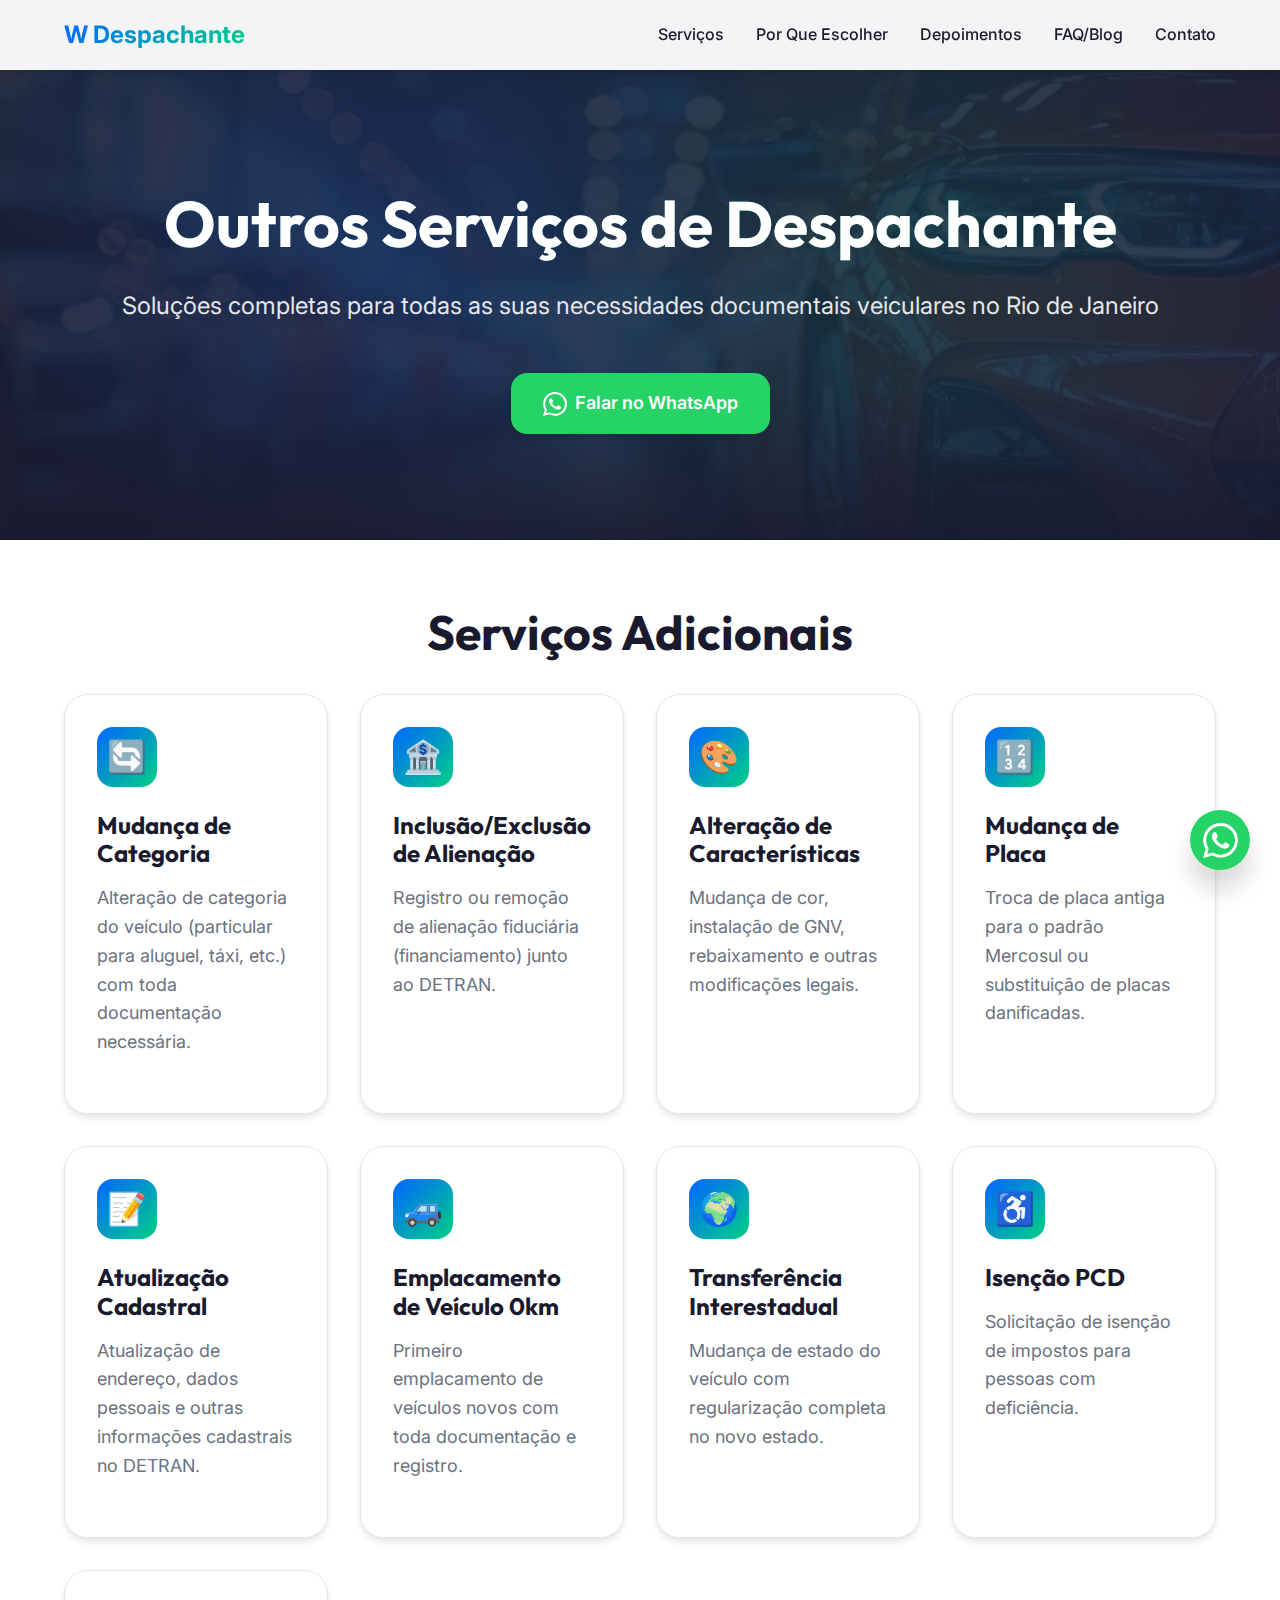
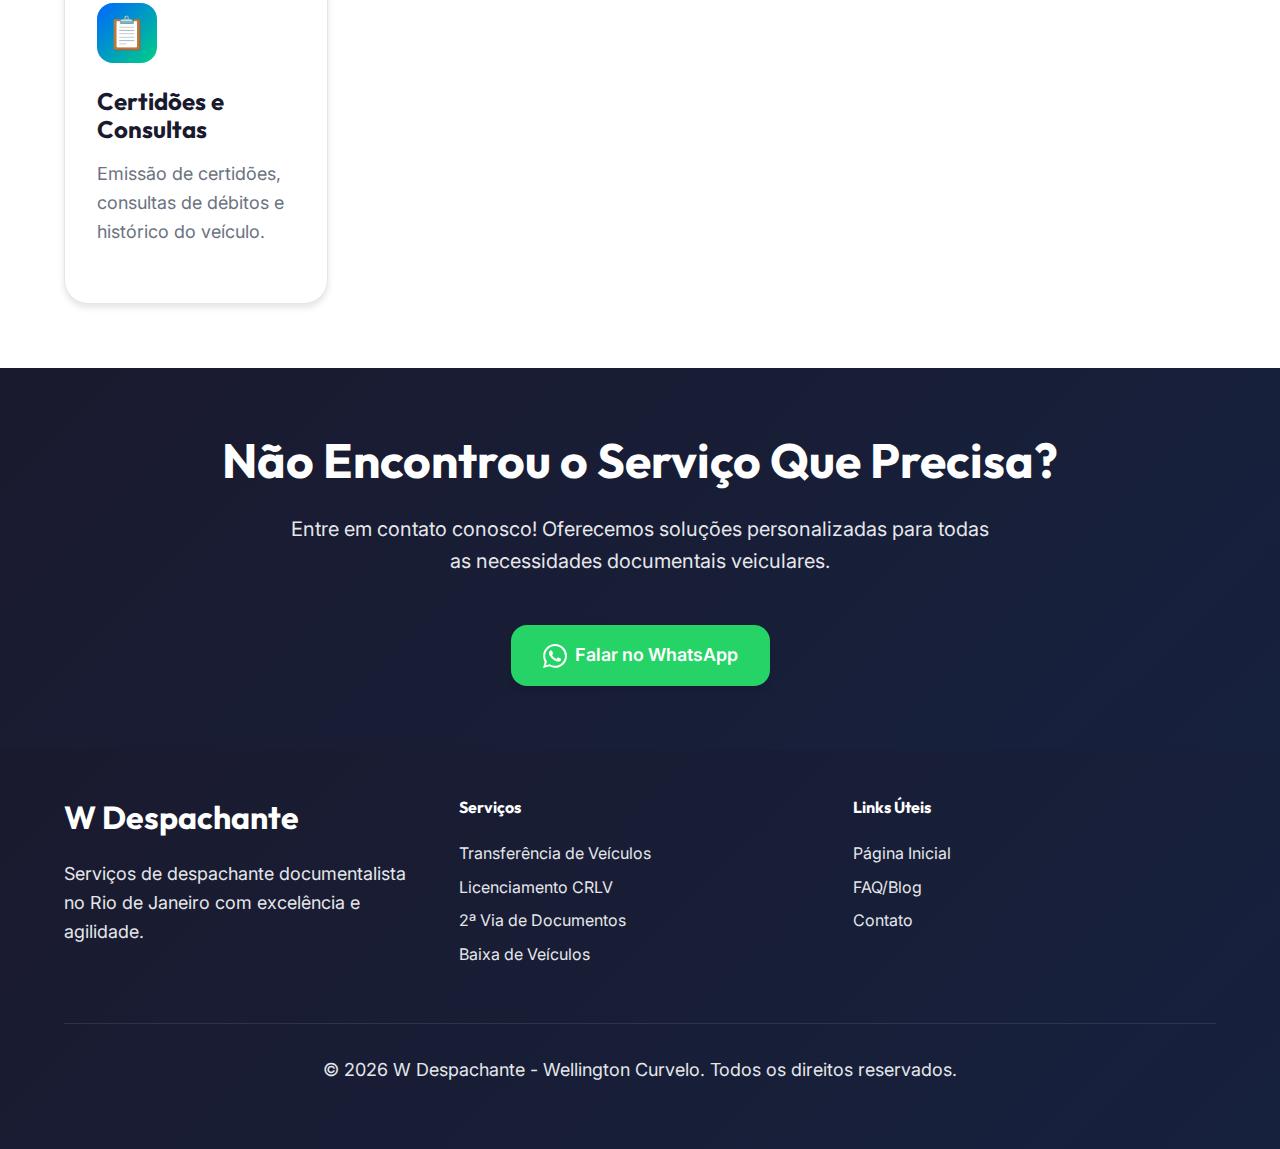
<file: outros-servicos-rj.html>
<!DOCTYPE html>
<html lang="pt-BR">

<head>
    <meta charset="UTF-8">
    <meta name="viewport" content="width=device-width, initial-scale=1.0">
    <meta name="description"
        content="Outros Serviços de Despachante no RJ. Mudança de categoria, inclusão de alienação, alteração de características e mais. W Despachante.">
    <title>Outros Serviços - Despachante RJ | W Despachante</title>
    <link rel="preconnect" href="https://fonts.googleapis.com">
    <link rel="preconnect" href="https://fonts.gstatic.com" crossorigin>
    <link
        href="https://fonts.googleapis.com/css2?family=Inter:wght@400;500;600;700&family=Outfit:wght@700;800&display=swap"
        rel="stylesheet">
    <link rel="stylesheet" href="styles.css">
</head>

<body>
    <nav class="navbar" id="navbar">
        <div class="navbar-container">
            <a href="index.html" class="navbar-logo">W Despachante</a>
            <button class="navbar-toggle" id="navbar-toggle"
                aria-label="Menu"><span></span><span></span><span></span></button>
            <ul class="navbar-menu" id="navbar-menu">
                <li><a href="index.html#servicos" class="navbar-link">Serviços</a></li>
                <li><a href="index.html#por-que-escolher" class="navbar-link">Por Que Escolher</a></li>
                <li><a href="index.html#depoimentos" class="navbar-link">Depoimentos</a></li>
                <li><a href="blog.html" class="navbar-link">FAQ/Blog</a></li>
                <li><a href="index.html#contato" class="navbar-link">Contato</a></li>
            </ul>
        </div>
    </nav>

    <section class="hero" style="min-height: 60vh;">
        <div class="container">
            <div class="hero-content">
                <h1>Outros Serviços de Despachante</h1>
                <p class="hero-subtitle">Soluções completas para todas as suas necessidades documentais veiculares no
                    Rio de Janeiro</p>
                <div class="hero-cta">
                    <a href="https://wa.me/5521964474147?text=Olá! Gostaria de saber sobre outros serviços"
                        class="btn btn-whatsapp" target="_blank">
                        <svg width="24" height="24" viewBox="0 0 24 24" fill="currentColor">
                            <path
                                d="M17.472 14.382c-.297-.149-1.758-.867-2.03-.967-.273-.099-.471-.148-.67.15-.197.297-.767.966-.94 1.164-.173.199-.347.223-.644.075-.297-.15-1.255-.463-2.39-1.475-.883-.788-1.48-1.761-1.653-2.059-.173-.297-.018-.458.13-.606.134-.133.298-.347.446-.52.149-.174.198-.298.298-.497.099-.198.05-.371-.025-.52-.075-.149-.669-1.612-.916-2.207-.242-.579-.487-.5-.669-.51-.173-.008-.371-.01-.57-.01-.198 0-.52.074-.792.372-.272.297-1.04 1.016-1.04 2.479 0 1.462 1.065 2.875 1.213 3.074.149.198 2.096 3.2 5.077 4.487.709.306 1.262.489 1.694.625.712.227 1.36.195 1.871.118.571-.085 1.758-.719 2.006-1.413.248-.694.248-1.289.173-1.413-.074-.124-.272-.198-.57-.347m-5.421 7.403h-.004a9.87 9.87 0 01-5.031-1.378l-.361-.214-3.741.982.998-3.648-.235-.374a9.86 9.86 0 01-1.51-5.26c.001-5.45 4.436-9.884 9.888-9.884 2.64 0 5.122 1.03 6.988 2.898a9.825 9.825 0 012.893 6.994c-.003 5.45-4.437 9.884-9.885 9.884m8.413-18.297A11.815 11.815 0 0012.05 0C5.495 0 .16 5.335.157 11.892c0 2.096.547 4.142 1.588 5.945L.057 24l6.305-1.654a11.882 11.882 0 005.683 1.448h.005c6.554 0 11.89-5.335 11.893-11.893a11.821 11.821 0 00-3.48-8.413z" />
                        </svg>
                        Falar no WhatsApp
                    </a>
                </div>
            </div>
        </div>
    </section>

    <section class="section">
        <div class="container">
            <h2 class="text-center mb-lg">Serviços Adicionais</h2>

            <div class="grid grid-3">
                <div class="card">
                    <div class="card-icon">🔄</div>
                    <h3 class="card-title">Mudança de Categoria</h3>
                    <p class="card-text">Alteração de categoria do veículo (particular para aluguel, táxi, etc.) com
                        toda documentação necessária.</p>
                </div>

                <div class="card">
                    <div class="card-icon">🏦</div>
                    <h3 class="card-title">Inclusão/Exclusão de Alienação</h3>
                    <p class="card-text">Registro ou remoção de alienação fiduciária (financiamento) junto ao DETRAN.
                    </p>
                </div>

                <div class="card">
                    <div class="card-icon">🎨</div>
                    <h3 class="card-title">Alteração de Características</h3>
                    <p class="card-text">Mudança de cor, instalação de GNV, rebaixamento e outras modificações legais.
                    </p>
                </div>

                <div class="card">
                    <div class="card-icon">🔢</div>
                    <h3 class="card-title">Mudança de Placa</h3>
                    <p class="card-text">Troca de placa antiga para o padrão Mercosul ou substituição de placas
                        danificadas.</p>
                </div>

                <div class="card">
                    <div class="card-icon">📝</div>
                    <h3 class="card-title">Atualização Cadastral</h3>
                    <p class="card-text">Atualização de endereço, dados pessoais e outras informações cadastrais no
                        DETRAN.</p>
                </div>

                <div class="card">
                    <div class="card-icon">🚙</div>
                    <h3 class="card-title">Emplacamento de Veículo 0km</h3>
                    <p class="card-text">Primeiro emplacamento de veículos novos com toda documentação e registro.</p>
                </div>

                <div class="card">
                    <div class="card-icon">🌍</div>
                    <h3 class="card-title">Transferência Interestadual</h3>
                    <p class="card-text">Mudança de estado do veículo com regularização completa no novo estado.</p>
                </div>

                <div class="card">
                    <div class="card-icon">♿</div>
                    <h3 class="card-title">Isenção PCD</h3>
                    <p class="card-text">Solicitação de isenção de impostos para pessoas com deficiência.</p>
                </div>

                <div class="card">
                    <div class="card-icon">📋</div>
                    <h3 class="card-title">Certidões e Consultas</h3>
                    <p class="card-text">Emissão de certidões, consultas de débitos e histórico do veículo.</p>
                </div>
            </div>
        </div>
    </section>

    <section class="section section-dark">
        <div class="container text-center">
            <h2 class="mb-md">Não Encontrou o Serviço Que Precisa?</h2>
            <p class="mb-xl" style="max-width: 700px; margin-left: auto; margin-right: auto; font-size: 1.25rem;">
                Entre em contato conosco! Oferecemos soluções personalizadas para todas as necessidades documentais
                veiculares.
            </p>
            <a href="https://wa.me/5521964474147?text=Olá! Gostaria de saber sobre um serviço específico"
                class="btn btn-whatsapp" target="_blank">
                <svg width="24" height="24" viewBox="0 0 24 24" fill="currentColor">
                    <path
                        d="M17.472 14.382c-.297-.149-1.758-.867-2.03-.967-.273-.099-.471-.148-.67.15-.197.297-.767.966-.94 1.164-.173.199-.347.223-.644.075-.297-.15-1.255-.463-2.39-1.475-.883-.788-1.48-1.761-1.653-2.059-.173-.297-.018-.458.13-.606.134-.133.298-.347.446-.52.149-.174.198-.298.298-.497.099-.198.05-.371-.025-.52-.075-.149-.669-1.612-.916-2.207-.242-.579-.487-.5-.669-.51-.173-.008-.371-.01-.57-.01-.198 0-.52.074-.792.372-.272.297-1.04 1.016-1.04 2.479 0 1.462 1.065 2.875 1.213 3.074.149.198 2.096 3.2 5.077 4.487.709.306 1.262.489 1.694.625.712.227 1.36.195 1.871.118.571-.085 1.758-.719 2.006-1.413.248-.694.248-1.289.173-1.413-.074-.124-.272-.198-.57-.347m-5.421 7.403h-.004a9.87 9.87 0 01-5.031-1.378l-.361-.214-3.741.982.998-3.648-.235-.374a9.86 9.86 0 01-1.51-5.26c.001-5.45 4.436-9.884 9.888-9.884 2.64 0 5.122 1.03 6.988 2.898a9.825 9.825 0 012.893 6.994c-.003 5.45-4.437 9.884-9.885 9.884m8.413-18.297A11.815 11.815 0 0012.05 0C5.495 0 .16 5.335.157 11.892c0 2.096.547 4.142 1.588 5.945L.057 24l6.305-1.654a11.882 11.882 0 005.683 1.448h.005c6.554 0 11.89-5.335 11.893-11.893a11.821 11.821 0 00-3.48-8.413z" />
                </svg>
                Falar no WhatsApp
            </a>
        </div>
    </section>

    <footer class="section-dark" style="padding: var(--spacing-xl) 0;">
        <div class="container">
            <div class="grid grid-3">
                <div>
                    <h3 style="color: var(--color-white); margin-bottom: var(--spacing-md);">W Despachante</h3>
                    <p style="color: var(--color-light-gray);">Serviços de despachante documentalista no Rio de Janeiro
                        com excelência e agilidade.</p>
                </div>
                <div>
                    <h4 style="color: var(--color-white); margin-bottom: var(--spacing-md);">Serviços</h4>
                    <ul style="list-style: none;">
                        <li style="margin-bottom: var(--spacing-xs);"><a href="transferencia-veiculos-rj.html"
                                style="color: var(--color-light-gray);">Transferência de Veículos</a></li>
                        <li style="margin-bottom: var(--spacing-xs);"><a href="licenciamento-crlv-rj.html"
                                style="color: var(--color-light-gray);">Licenciamento CRLV</a></li>
                        <li style="margin-bottom: var(--spacing-xs);"><a href="segunda-via-documentos-rj.html"
                                style="color: var(--color-light-gray);">2ª Via de Documentos</a></li>
                        <li style="margin-bottom: var(--spacing-xs);"><a href="baixa-veiculos-rj.html"
                                style="color: var(--color-light-gray);">Baixa de Veículos</a></li>
                    </ul>
                </div>
                <div>
                    <h4 style="color: var(--color-white); margin-bottom: var(--spacing-md);">Links Úteis</h4>
                    <ul style="list-style: none;">
                        <li style="margin-bottom: var(--spacing-xs);"><a href="index.html"
                                style="color: var(--color-light-gray);">Página Inicial</a></li>
                        <li style="margin-bottom: var(--spacing-xs);"><a href="blog.html"
                                style="color: var(--color-light-gray);">FAQ/Blog</a></li>
                        <li style="margin-bottom: var(--spacing-xs);"><a href="index.html#contato"
                                style="color: var(--color-light-gray);">Contato</a></li>
                    </ul>
                </div>
            </div>
            <div
                style="text-align: center; margin-top: var(--spacing-xl); padding-top: var(--spacing-lg); border-top: 1px solid rgba(255,255,255,0.1);">
                <p style="color: var(--color-light-gray);">© 2026 W Despachante - Wellington Curvelo. Todos os direitos
                    reservados.</p>
            </div>
        </div>
    </footer>

    <a href="https://wa.me/5521964474147?text=Olá! Gostaria de saber sobre outros serviços" class="whatsapp-float"
        target="_blank" aria-label="Falar no WhatsApp">
        <svg viewBox="0 0 24 24">
            <path
                d="M17.472 14.382c-.297-.149-1.758-.867-2.03-.967-.273-.099-.471-.148-.67.15-.197.297-.767.966-.94 1.164-.173.199-.347.223-.644.075-.297-.15-1.255-.463-2.39-1.475-.883-.788-1.48-1.761-1.653-2.059-.173-.297-.018-.458.13-.606.134-.133.298-.347.446-.52.149-.174.198-.298.298-.497.099-.198.05-.371-.025-.52-.075-.149-.669-1.612-.916-2.207-.242-.579-.487-.5-.669-.51-.173-.008-.371-.01-.57-.01-.198 0-.52.074-.792.372-.272.297-1.04 1.016-1.04 2.479 0 1.462 1.065 2.875 1.213 3.074.149.198 2.096 3.2 5.077 4.487.709.306 1.262.489 1.694.625.712.227 1.36.195 1.871.118.571-.085 1.758-.719 2.006-1.413.248-.694.248-1.289.173-1.413-.074-.124-.272-.198-.57-.347m-5.421 7.403h-.004a9.87 9.87 0 01-5.031-1.378l-.361-.214-3.741.982.998-3.648-.235-.374a9.86 9.86 0 01-1.51-5.26c.001-5.45 4.436-9.884 9.888-9.884 2.64 0 5.122 1.03 6.988 2.898a9.825 9.825 0 012.893 6.994c-.003 5.45-4.437 9.884-9.885 9.884m8.413-18.297A11.815 11.815 0 0012.05 0C5.495 0 .16 5.335.157 11.892c0 2.096.547 4.142 1.588 5.945L.057 24l6.305-1.654a11.882 11.882 0 005.683 1.448h.005c6.554 0 11.89-5.335 11.893-11.893a11.821 11.821 0 00-3.48-8.413z" />
        </svg>
    </a>

    <script src="script.js"></script>
</body>

</html>
</file>
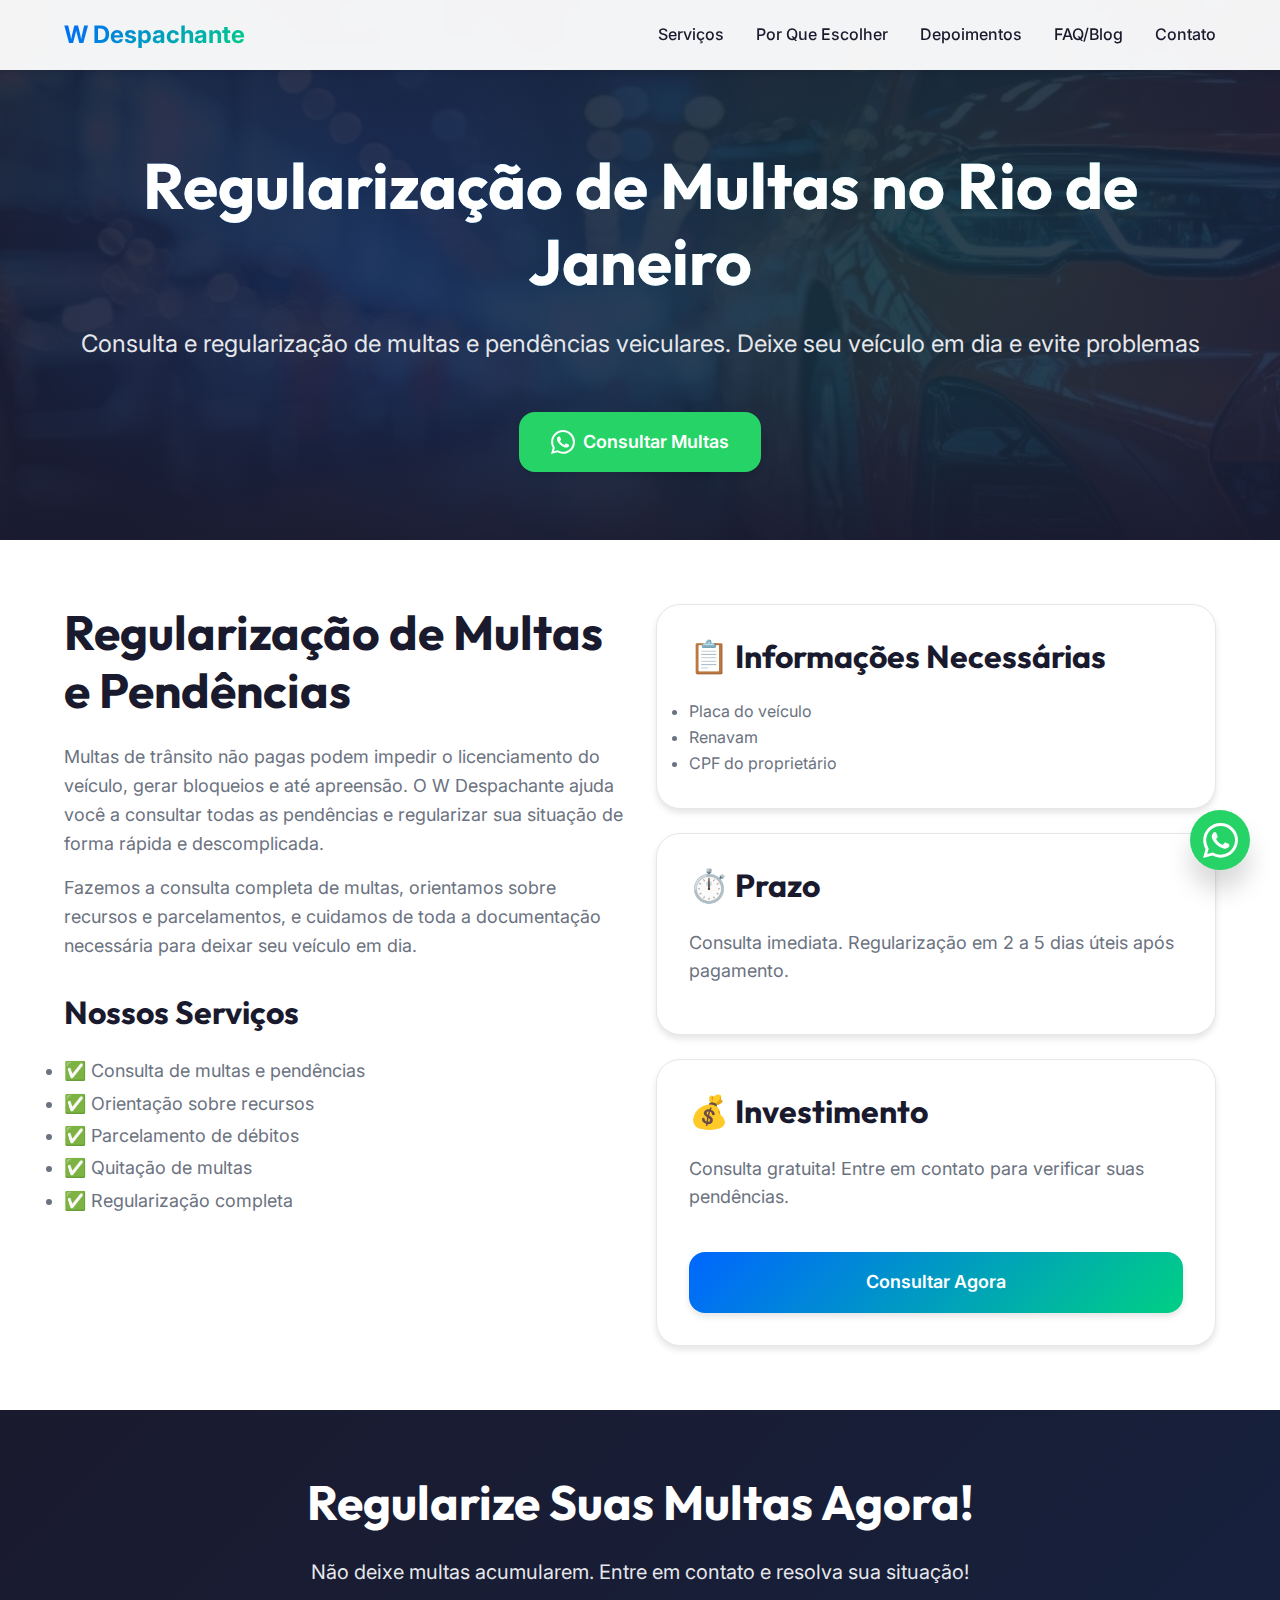
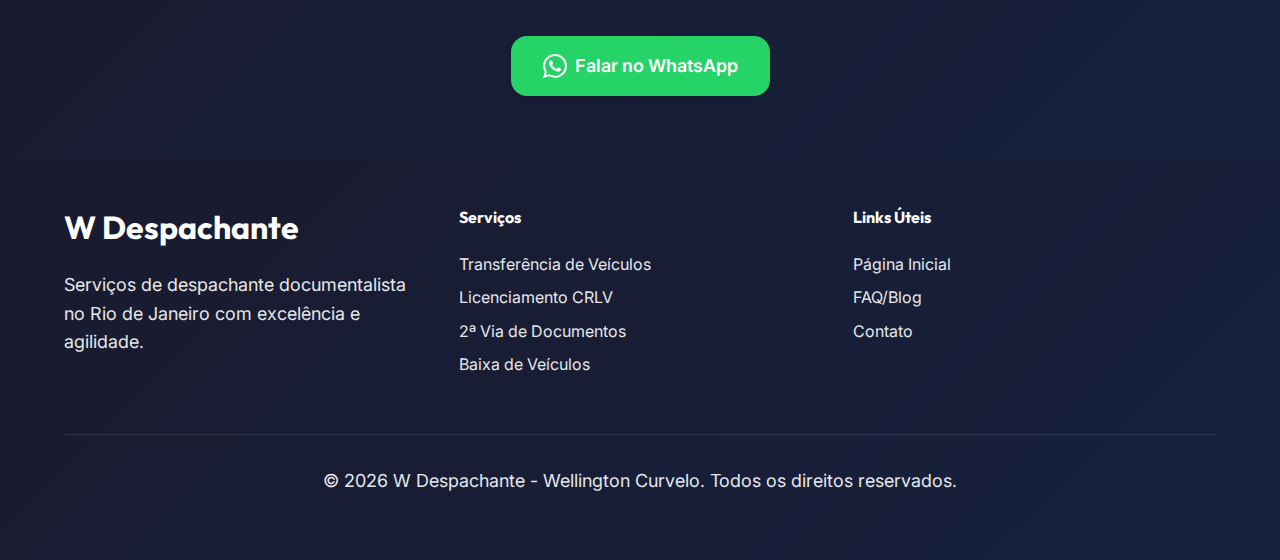
<file: regularizacao-multas-rj.html>
<!DOCTYPE html>
<html lang="pt-BR">

<head>
    <meta charset="UTF-8">
    <meta name="viewport" content="width=device-width, initial-scale=1.0">
    <meta name="description"
        content="Regularização de Multas de Trânsito no RJ. Consulta e quitação de multas veiculares. W Despachante - Deixe seu veículo em dia.">
    <title>Regularização de Multas RJ | W Despachante</title>
    <link rel="preconnect" href="https://fonts.googleapis.com">
    <link rel="preconnect" href="https://fonts.gstatic.com" crossorigin>
    <link
        href="https://fonts.googleapis.com/css2?family=Inter:wght@400;500;600;700&family=Outfit:wght@700;800&display=swap"
        rel="stylesheet">
    <link rel="stylesheet" href="styles.css">
</head>

<body>
    <nav class="navbar" id="navbar">
        <div class="navbar-container">
            <a href="index.html" class="navbar-logo">W Despachante</a>
            <button class="navbar-toggle" id="navbar-toggle"
                aria-label="Menu"><span></span><span></span><span></span></button>
            <ul class="navbar-menu" id="navbar-menu">
                <li><a href="index.html#servicos" class="navbar-link">Serviços</a></li>
                <li><a href="index.html#por-que-escolher" class="navbar-link">Por Que Escolher</a></li>
                <li><a href="index.html#depoimentos" class="navbar-link">Depoimentos</a></li>
                <li><a href="blog.html" class="navbar-link">FAQ/Blog</a></li>
                <li><a href="index.html#contato" class="navbar-link">Contato</a></li>
            </ul>
        </div>
    </nav>

    <section class="hero" style="min-height: 60vh;">
        <div class="container">
            <div class="hero-content">
                <h1>Regularização de Multas no Rio de Janeiro</h1>
                <p class="hero-subtitle">Consulta e regularização de multas e pendências veiculares. Deixe seu veículo
                    em dia e evite problemas</p>
                <div class="hero-cta">
                    <a href="https://wa.me/5521964474147?text=Olá! Preciso regularizar multas do meu veículo"
                        class="btn btn-whatsapp" target="_blank">
                        <svg width="24" height="24" viewBox="0 0 24 24" fill="currentColor">
                            <path
                                d="M17.472 14.382c-.297-.149-1.758-.867-2.03-.967-.273-.099-.471-.148-.67.15-.197.297-.767.966-.94 1.164-.173.199-.347.223-.644.075-.297-.15-1.255-.463-2.39-1.475-.883-.788-1.48-1.761-1.653-2.059-.173-.297-.018-.458.13-.606.134-.133.298-.347.446-.52.149-.174.198-.298.298-.497.099-.198.05-.371-.025-.52-.075-.149-.669-1.612-.916-2.207-.242-.579-.487-.5-.669-.51-.173-.008-.371-.01-.57-.01-.198 0-.52.074-.792.372-.272.297-1.04 1.016-1.04 2.479 0 1.462 1.065 2.875 1.213 3.074.149.198 2.096 3.2 5.077 4.487.709.306 1.262.489 1.694.625.712.227 1.36.195 1.871.118.571-.085 1.758-.719 2.006-1.413.248-.694.248-1.289.173-1.413-.074-.124-.272-.198-.57-.347m-5.421 7.403h-.004a9.87 9.87 0 01-5.031-1.378l-.361-.214-3.741.982.998-3.648-.235-.374a9.86 9.86 0 01-1.51-5.26c.001-5.45 4.436-9.884 9.888-9.884 2.64 0 5.122 1.03 6.988 2.898a9.825 9.825 0 012.893 6.994c-.003 5.45-4.437 9.884-9.885 9.884m8.413-18.297A11.815 11.815 0 0012.05 0C5.495 0 .16 5.335.157 11.892c0 2.096.547 4.142 1.588 5.945L.057 24l6.305-1.654a11.882 11.882 0 005.683 1.448h.005c6.554 0 11.89-5.335 11.893-11.893a11.821 11.821 0 00-3.48-8.413z" />
                        </svg>
                        Consultar Multas
                    </a>
                </div>
            </div>
        </div>
    </section>

    <section class="section">
        <div class="container">
            <div class="grid grid-2">
                <div>
                    <h2>Regularização de Multas e Pendências</h2>
                    <p>Multas de trânsito não pagas podem impedir o licenciamento do veículo, gerar bloqueios e até
                        apreensão. O W Despachante ajuda você a consultar todas as pendências e regularizar sua situação
                        de forma rápida e descomplicada.</p>
                    <p>Fazemos a consulta completa de multas, orientamos sobre recursos e parcelamentos, e cuidamos de
                        toda a documentação necessária para deixar seu veículo em dia.</p>

                    <h3 class="mt-lg">Nossos Serviços</h3>
                    <ul style="color: var(--color-gray); font-size: 1.125rem; line-height: 1.8;">
                        <li>✅ Consulta de multas e pendências</li>
                        <li>✅ Orientação sobre recursos</li>
                        <li>✅ Parcelamento de débitos</li>
                        <li>✅ Quitação de multas</li>
                        <li>✅ Regularização completa</li>
                    </ul>
                </div>

                <div>
                    <div class="card">
                        <h3>📋 Informações Necessárias</h3>
                        <ul style="color: var(--color-gray);">
                            <li>Placa do veículo</li>
                            <li>Renavam</li>
                            <li>CPF do proprietário</li>
                        </ul>
                    </div>

                    <div class="card mt-md">
                        <h3>⏱️ Prazo</h3>
                        <p style="color: var(--color-gray);">Consulta imediata. Regularização em 2 a 5 dias úteis após
                            pagamento.</p>
                    </div>

                    <div class="card mt-md">
                        <h3>💰 Investimento</h3>
                        <p style="color: var(--color-gray);">Consulta gratuita! Entre em contato para verificar suas
                            pendências.</p>
                        <a href="https://wa.me/5521964474147?text=Gostaria de consultar multas do meu veículo"
                            class="btn btn-primary mt-md" target="_blank" style="width: 100%;">Consultar Agora</a>
                    </div>
                </div>
            </div>
        </div>
    </section>

    <section class="section section-dark">
        <div class="container text-center">
            <h2 class="mb-md">Regularize Suas Multas Agora!</h2>
            <p class="mb-xl" style="max-width: 700px; margin-left: auto; margin-right: auto; font-size: 1.25rem;">
                Não deixe multas acumularem. Entre em contato e resolva sua situação!
            </p>
            <a href="https://wa.me/5521964474147?text=Olá! Preciso regularizar multas do meu veículo"
                class="btn btn-whatsapp" target="_blank">
                <svg width="24" height="24" viewBox="0 0 24 24" fill="currentColor">
                    <path
                        d="M17.472 14.382c-.297-.149-1.758-.867-2.03-.967-.273-.099-.471-.148-.67.15-.197.297-.767.966-.94 1.164-.173.199-.347.223-.644.075-.297-.15-1.255-.463-2.39-1.475-.883-.788-1.48-1.761-1.653-2.059-.173-.297-.018-.458.13-.606.134-.133.298-.347.446-.52.149-.174.198-.298.298-.497.099-.198.05-.371-.025-.52-.075-.149-.669-1.612-.916-2.207-.242-.579-.487-.5-.669-.51-.173-.008-.371-.01-.57-.01-.198 0-.52.074-.792.372-.272.297-1.04 1.016-1.04 2.479 0 1.462 1.065 2.875 1.213 3.074.149.198 2.096 3.2 5.077 4.487.709.306 1.262.489 1.694.625.712.227 1.36.195 1.871.118.571-.085 1.758-.719 2.006-1.413.248-.694.248-1.289.173-1.413-.074-.124-.272-.198-.57-.347m-5.421 7.403h-.004a9.87 9.87 0 01-5.031-1.378l-.361-.214-3.741.982.998-3.648-.235-.374a9.86 9.86 0 01-1.51-5.26c.001-5.45 4.436-9.884 9.888-9.884 2.64 0 5.122 1.03 6.988 2.898a9.825 9.825 0 012.893 6.994c-.003 5.45-4.437 9.884-9.885 9.884m8.413-18.297A11.815 11.815 0 0012.05 0C5.495 0 .16 5.335.157 11.892c0 2.096.547 4.142 1.588 5.945L.057 24l6.305-1.654a11.882 11.882 0 005.683 1.448h.005c6.554 0 11.89-5.335 11.893-11.893a11.821 11.821 0 00-3.48-8.413z" />
                </svg>
                Falar no WhatsApp
            </a>
        </div>
    </section>

    <footer class="section-dark" style="padding: var(--spacing-xl) 0;">
        <div class="container">
            <div class="grid grid-3">
                <div>
                    <h3 style="color: var(--color-white); margin-bottom: var(--spacing-md);">W Despachante</h3>
                    <p style="color: var(--color-light-gray);">Serviços de despachante documentalista no Rio de Janeiro
                        com excelência e agilidade.</p>
                </div>
                <div>
                    <h4 style="color: var(--color-white); margin-bottom: var(--spacing-md);">Serviços</h4>
                    <ul style="list-style: none;">
                        <li style="margin-bottom: var(--spacing-xs);"><a href="transferencia-veiculos-rj.html"
                                style="color: var(--color-light-gray);">Transferência de Veículos</a></li>
                        <li style="margin-bottom: var(--spacing-xs);"><a href="licenciamento-crlv-rj.html"
                                style="color: var(--color-light-gray);">Licenciamento CRLV</a></li>
                        <li style="margin-bottom: var(--spacing-xs);"><a href="segunda-via-documentos-rj.html"
                                style="color: var(--color-light-gray);">2ª Via de Documentos</a></li>
                        <li style="margin-bottom: var(--spacing-xs);"><a href="baixa-veiculos-rj.html"
                                style="color: var(--color-light-gray);">Baixa de Veículos</a></li>
                    </ul>
                </div>
                <div>
                    <h4 style="color: var(--color-white); margin-bottom: var(--spacing-md);">Links Úteis</h4>
                    <ul style="list-style: none;">
                        <li style="margin-bottom: var(--spacing-xs);"><a href="index.html"
                                style="color: var(--color-light-gray);">Página Inicial</a></li>
                        <li style="margin-bottom: var(--spacing-xs);"><a href="blog.html"
                                style="color: var(--color-light-gray);">FAQ/Blog</a></li>
                        <li style="margin-bottom: var(--spacing-xs);"><a href="index.html#contato"
                                style="color: var(--color-light-gray);">Contato</a></li>
                    </ul>
                </div>
            </div>
            <div
                style="text-align: center; margin-top: var(--spacing-xl); padding-top: var(--spacing-lg); border-top: 1px solid rgba(255,255,255,0.1);">
                <p style="color: var(--color-light-gray);">© 2026 W Despachante - Wellington Curvelo. Todos os direitos
                    reservados.</p>
            </div>
        </div>
    </footer>

    <a href="https://wa.me/5521964474147?text=Olá! Preciso regularizar multas do meu veículo" class="whatsapp-float"
        target="_blank" aria-label="Falar no WhatsApp">
        <svg viewBox="0 0 24 24">
            <path
                d="M17.472 14.382c-.297-.149-1.758-.867-2.03-.967-.273-.099-.471-.148-.67.15-.197.297-.767.966-.94 1.164-.173.199-.347.223-.644.075-.297-.15-1.255-.463-2.39-1.475-.883-.788-1.48-1.761-1.653-2.059-.173-.297-.018-.458.13-.606.134-.133.298-.347.446-.52.149-.174.198-.298.298-.497.099-.198.05-.371-.025-.52-.075-.149-.669-1.612-.916-2.207-.242-.579-.487-.5-.669-.51-.173-.008-.371-.01-.57-.01-.198 0-.52.074-.792.372-.272.297-1.04 1.016-1.04 2.479 0 1.462 1.065 2.875 1.213 3.074.149.198 2.096 3.2 5.077 4.487.709.306 1.262.489 1.694.625.712.227 1.36.195 1.871.118.571-.085 1.758-.719 2.006-1.413.248-.694.248-1.289.173-1.413-.074-.124-.272-.198-.57-.347m-5.421 7.403h-.004a9.87 9.87 0 01-5.031-1.378l-.361-.214-3.741.982.998-3.648-.235-.374a9.86 9.86 0 01-1.51-5.26c.001-5.45 4.436-9.884 9.888-9.884 2.64 0 5.122 1.03 6.988 2.898a9.825 9.825 0 012.893 6.994c-.003 5.45-4.437 9.884-9.885 9.884m8.413-18.297A11.815 11.815 0 0012.05 0C5.495 0 .16 5.335.157 11.892c0 2.096.547 4.142 1.588 5.945L.057 24l6.305-1.654a11.882 11.882 0 005.683 1.448h.005c6.554 0 11.89-5.335 11.893-11.893a11.821 11.821 0 00-3.48-8.413z" />
        </svg>
    </a>

    <script src="script.js"></script>
</body>

</html>
</file>
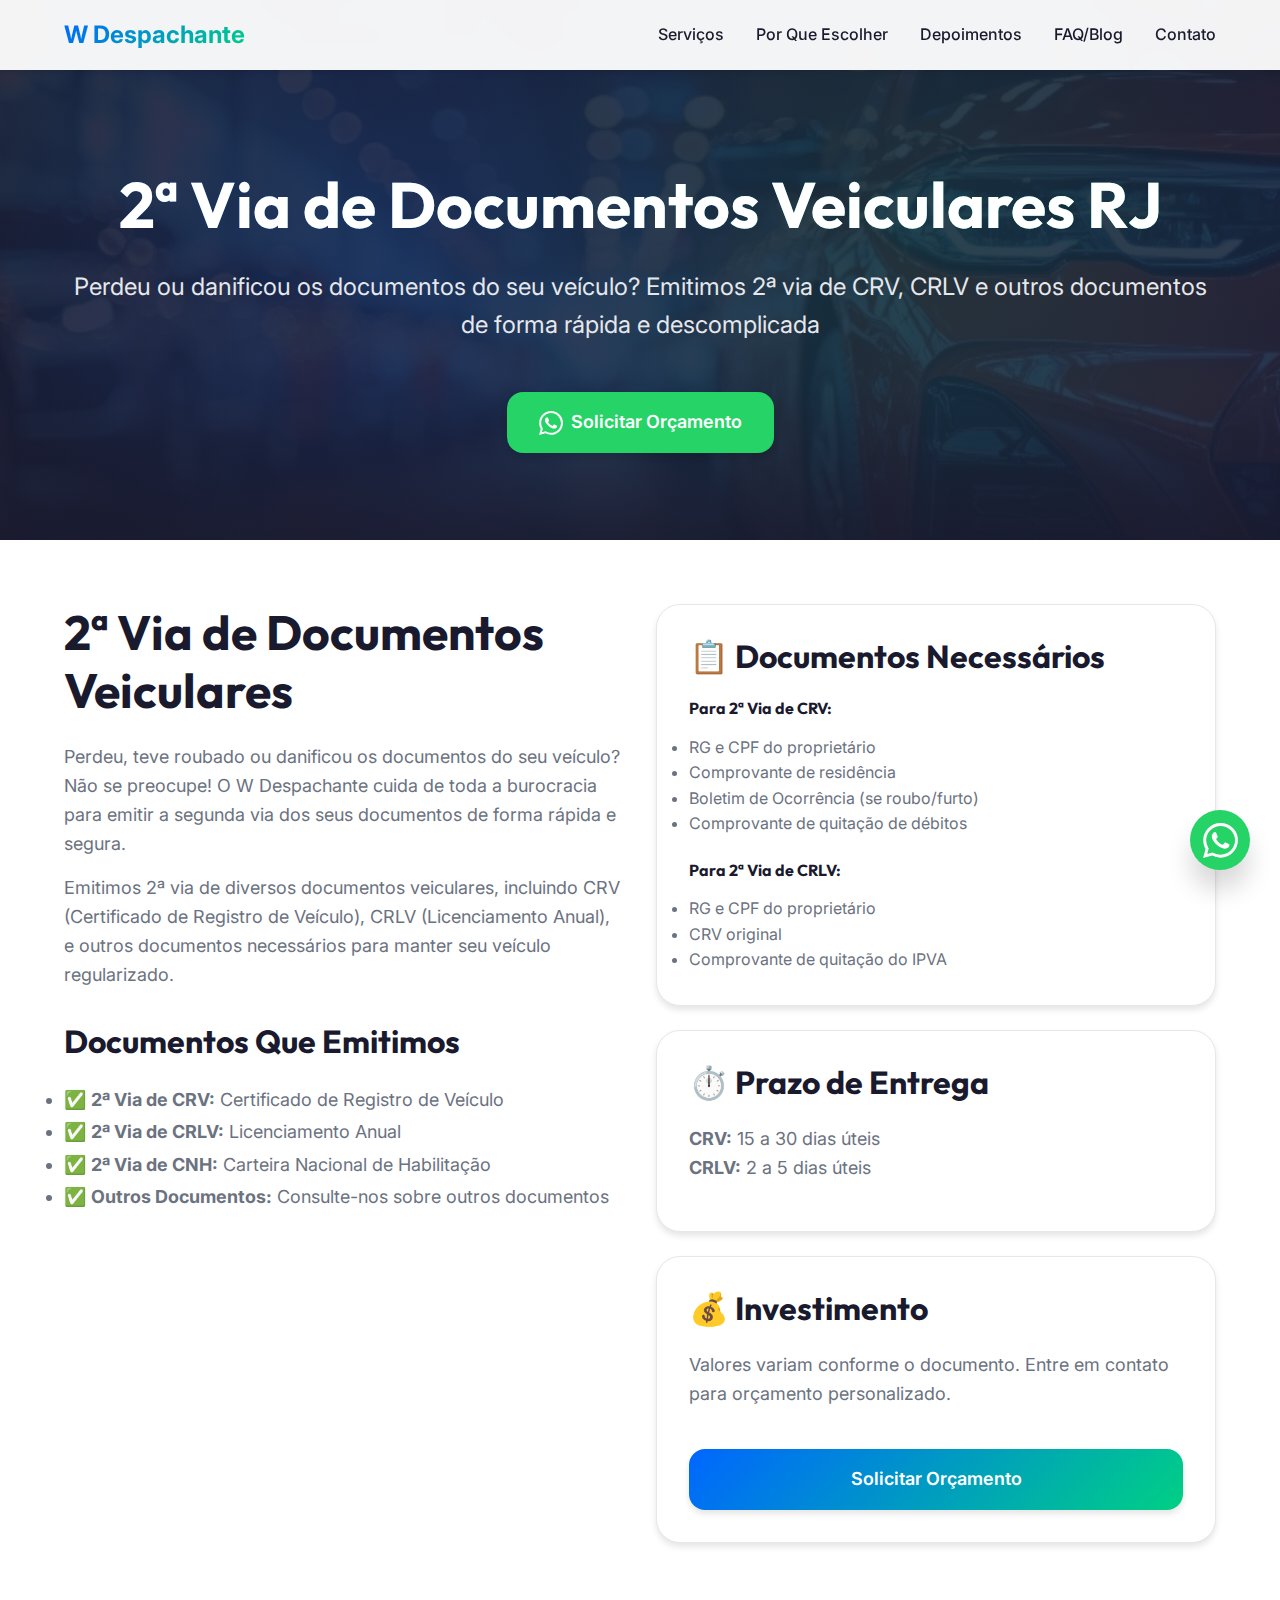
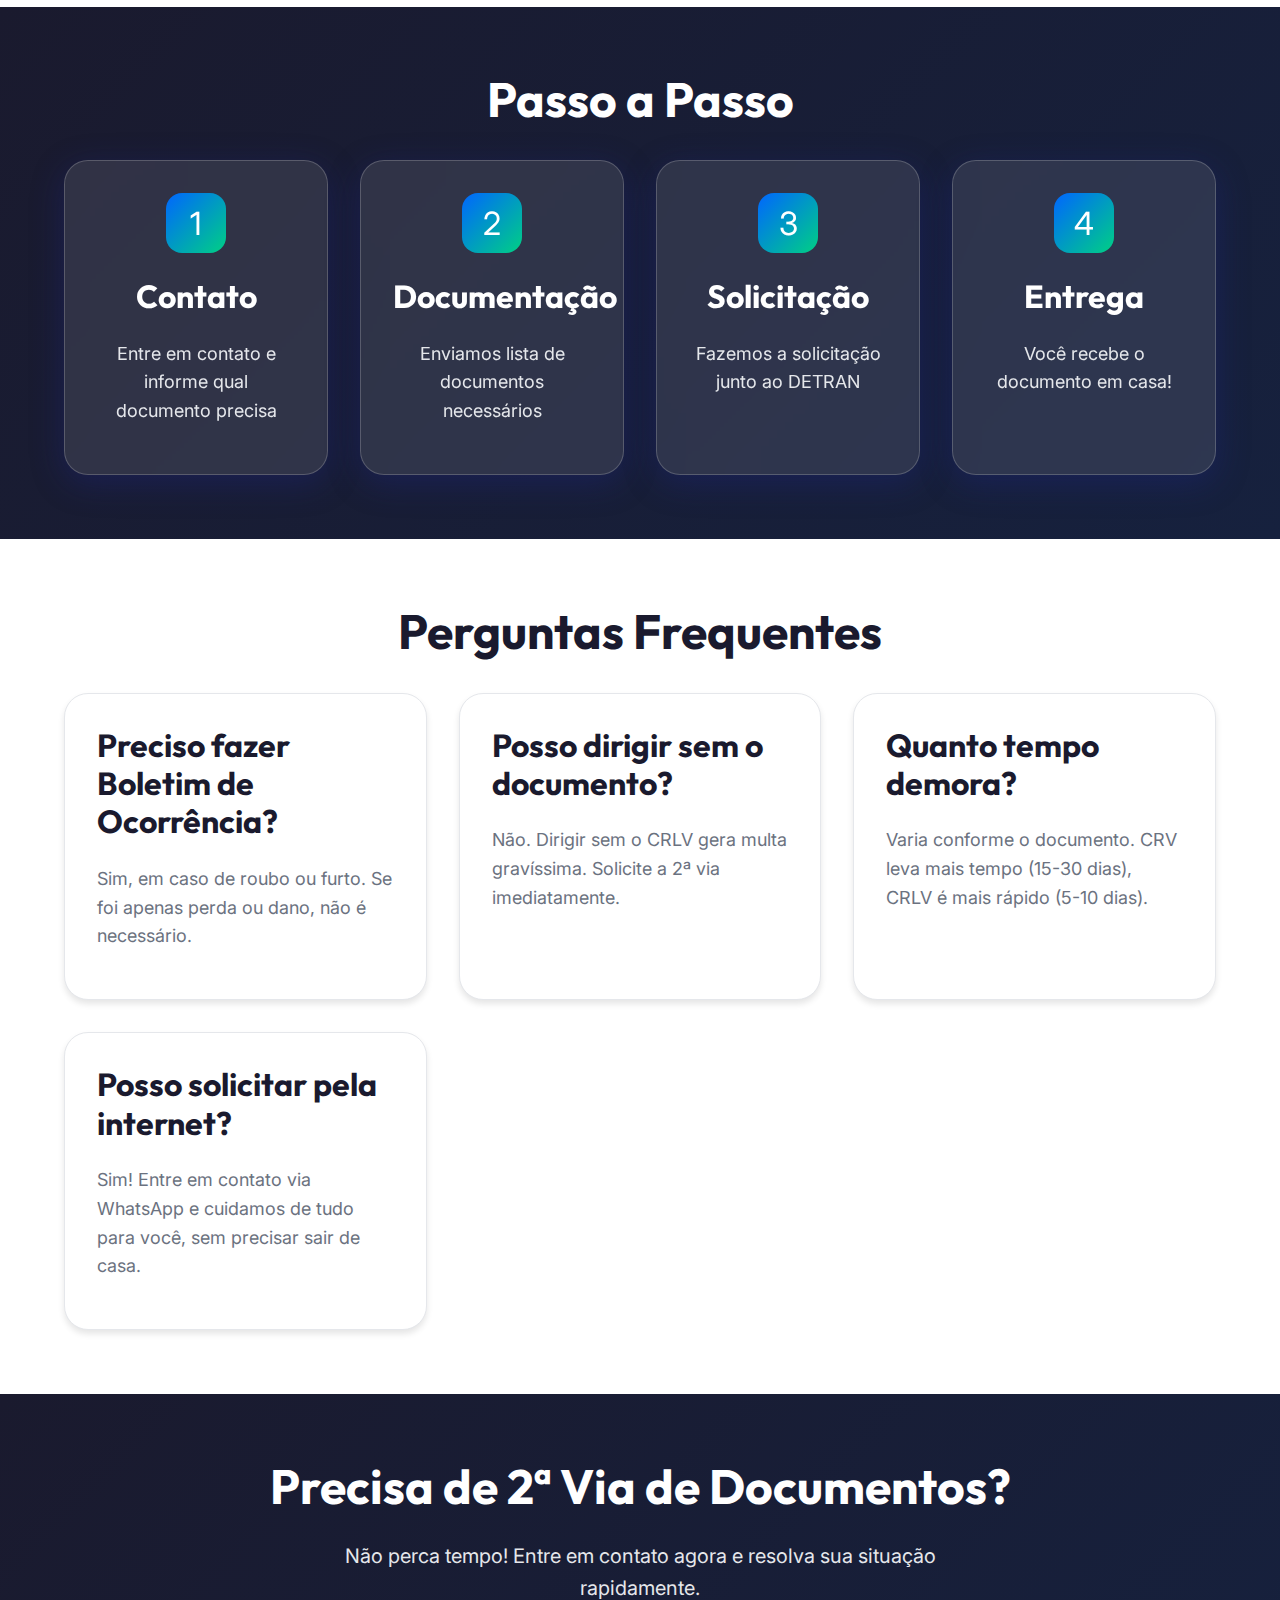
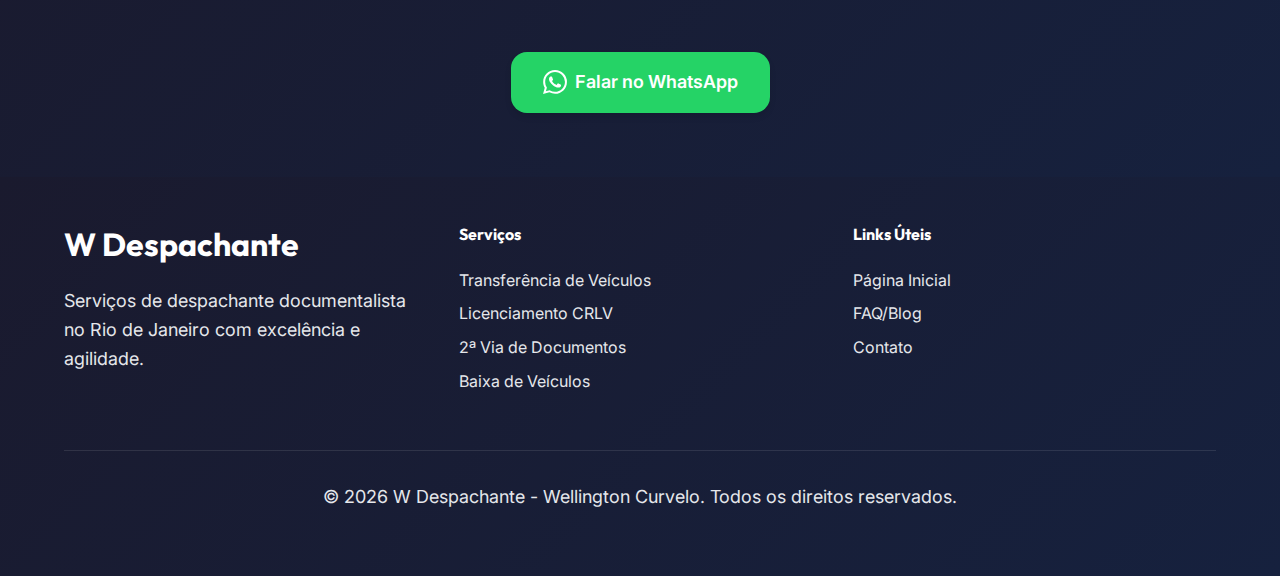
<file: segunda-via-documentos-rj.html>
<!DOCTYPE html>
<html lang="pt-BR">

<head>
    <meta charset="UTF-8">
    <meta name="viewport" content="width=device-width, initial-scale=1.0">
    <meta name="description"
        content="2ª Via de Documentos Veiculares no RJ. CRV, CRLV e outros documentos de forma rápida. W Despachante - Atendimento ágil e seguro.">
    <meta name="keywords"
        content="segunda via crv rj, segunda via crlv, documento veículo perdido, despachante documentos">

    <title>2ª Via de Documentos Veiculares RJ | W Despachante</title>

    <link rel="preconnect" href="https://fonts.googleapis.com">
    <link rel="preconnect" href="https://fonts.gstatic.com" crossorigin>
    <link
        href="https://fonts.googleapis.com/css2?family=Inter:wght@400;500;600;700&family=Outfit:wght@700;800&display=swap"
        rel="stylesheet">
    <link rel="stylesheet" href="styles.css">
</head>

<body>
    <nav class="navbar" id="navbar">
        <div class="navbar-container">
            <a href="index.html" class="navbar-logo">W Despachante</a>
            <button class="navbar-toggle" id="navbar-toggle" aria-label="Menu">
                <span></span>
                <span></span>
                <span></span>
            </button>
            <ul class="navbar-menu" id="navbar-menu">
                <li><a href="index.html#servicos" class="navbar-link">Serviços</a></li>
                <li><a href="index.html#por-que-escolher" class="navbar-link">Por Que Escolher</a></li>
                <li><a href="index.html#depoimentos" class="navbar-link">Depoimentos</a></li>
                <li><a href="blog.html" class="navbar-link">FAQ/Blog</a></li>
                <li><a href="index.html#contato" class="navbar-link">Contato</a></li>
            </ul>
        </div>
    </nav>

    <section class="hero" style="min-height: 60vh;">
        <div class="container">
            <div class="hero-content">
                <h1>2ª Via de Documentos Veiculares RJ</h1>
                <p class="hero-subtitle">Perdeu ou danificou os documentos do seu veículo? Emitimos 2ª via de CRV, CRLV
                    e outros documentos de forma rápida e descomplicada</p>

                <div class="hero-cta">
                    <a href="https://wa.me/5521964474147?text=Olá! Preciso de 2ª via de documentos do veículo"
                        class="btn btn-whatsapp" target="_blank">
                        <svg width="24" height="24" viewBox="0 0 24 24" fill="currentColor">
                            <path
                                d="M17.472 14.382c-.297-.149-1.758-.867-2.03-.967-.273-.099-.471-.148-.67.15-.197.297-.767.966-.94 1.164-.173.199-.347.223-.644.075-.297-.15-1.255-.463-2.39-1.475-.883-.788-1.48-1.761-1.653-2.059-.173-.297-.018-.458.13-.606.134-.133.298-.347.446-.52.149-.174.198-.298.298-.497.099-.198.05-.371-.025-.52-.075-.149-.669-1.612-.916-2.207-.242-.579-.487-.5-.669-.51-.173-.008-.371-.01-.57-.01-.198 0-.52.074-.792.372-.272.297-1.04 1.016-1.04 2.479 0 1.462 1.065 2.875 1.213 3.074.149.198 2.096 3.2 5.077 4.487.709.306 1.262.489 1.694.625.712.227 1.36.195 1.871.118.571-.085 1.758-.719 2.006-1.413.248-.694.248-1.289.173-1.413-.074-.124-.272-.198-.57-.347m-5.421 7.403h-.004a9.87 9.87 0 01-5.031-1.378l-.361-.214-3.741.982.998-3.648-.235-.374a9.86 9.86 0 01-1.51-5.26c.001-5.45 4.436-9.884 9.888-9.884 2.64 0 5.122 1.03 6.988 2.898a9.825 9.825 0 012.893 6.994c-.003 5.45-4.437 9.884-9.885 9.884m8.413-18.297A11.815 11.815 0 0012.05 0C5.495 0 .16 5.335.157 11.892c0 2.096.547 4.142 1.588 5.945L.057 24l6.305-1.654a11.882 11.882 0 005.683 1.448h.005c6.554 0 11.89-5.335 11.893-11.893a11.821 11.821 0 00-3.48-8.413z" />
                        </svg>
                        Solicitar Orçamento
                    </a>
                </div>
            </div>
        </div>
    </section>

    <section class="section">
        <div class="container">
            <div class="grid grid-2">
                <div>
                    <h2>2ª Via de Documentos Veiculares</h2>
                    <p>Perdeu, teve roubado ou danificou os documentos do seu veículo? Não se preocupe! O W Despachante
                        cuida de toda a burocracia para emitir a segunda via dos seus documentos de forma rápida e
                        segura.</p>

                    <p>Emitimos 2ª via de diversos documentos veiculares, incluindo CRV (Certificado de Registro de
                        Veículo), CRLV (Licenciamento Anual), e outros documentos necessários para manter seu veículo
                        regularizado.</p>

                    <h3 class="mt-lg">Documentos Que Emitimos</h3>
                    <ul style="color: var(--color-gray); font-size: 1.125rem; line-height: 1.8;">
                        <li>✅ <strong>2ª Via de CRV:</strong> Certificado de Registro de Veículo</li>
                        <li>✅ <strong>2ª Via de CRLV:</strong> Licenciamento Anual</li>
                        <li>✅ <strong>2ª Via de CNH:</strong> Carteira Nacional de Habilitação</li>
                        <li>✅ <strong>Outros Documentos:</strong> Consulte-nos sobre outros documentos</li>
                    </ul>
                </div>

                <div>
                    <div class="card">
                        <h3>📋 Documentos Necessários</h3>
                        <h4 style="margin-top: var(--spacing-md); margin-bottom: var(--spacing-sm);">Para 2ª Via de CRV:
                        </h4>
                        <ul style="color: var(--color-gray); margin-bottom: var(--spacing-md);">
                            <li>RG e CPF do proprietário</li>
                            <li>Comprovante de residência</li>
                            <li>Boletim de Ocorrência (se roubo/furto)</li>
                            <li>Comprovante de quitação de débitos</li>
                        </ul>

                        <h4 style="margin-bottom: var(--spacing-sm);">Para 2ª Via de CRLV:</h4>
                        <ul style="color: var(--color-gray);">
                            <li>RG e CPF do proprietário</li>
                            <li>CRV original</li>
                            <li>Comprovante de quitação do IPVA</li>
                        </ul>
                    </div>

                    <div class="card mt-md">
                        <h3>⏱️ Prazo de Entrega</h3>
                        <p style="color: var(--color-gray); margin-bottom: var(--spacing-sm);">
                            <strong>CRV:</strong> 15 a 30 dias úteis<br>
                            <strong>CRLV:</strong> 2 a 5 dias úteis
                        </p>
                    </div>

                    <div class="card mt-md">
                        <h3>💰 Investimento</h3>
                        <p style="color: var(--color-gray);">
                            Valores variam conforme o documento. Entre em contato para orçamento personalizado.
                        </p>
                        <a href="https://wa.me/5521964474147?text=Gostaria de um orçamento para 2ª via de documentos"
                            class="btn btn-primary mt-md" target="_blank" style="width: 100%;">Solicitar Orçamento</a>
                    </div>
                </div>
            </div>
        </div>
    </section>

    <section class="section section-dark">
        <div class="container">
            <h2 class="text-center mb-lg">Passo a Passo</h2>

            <div class="grid grid-4">
                <div class="card card-glass text-center">
                    <div class="card-icon" style="margin-left: auto; margin-right: auto;">1</div>
                    <h3>Contato</h3>
                    <p>Entre em contato e informe qual documento precisa</p>
                </div>

                <div class="card card-glass text-center">
                    <div class="card-icon" style="margin-left: auto; margin-right: auto;">2</div>
                    <h3>Documentação</h3>
                    <p>Enviamos lista de documentos necessários</p>
                </div>

                <div class="card card-glass text-center">
                    <div class="card-icon" style="margin-left: auto; margin-right: auto;">3</div>
                    <h3>Solicitação</h3>
                    <p>Fazemos a solicitação junto ao DETRAN</p>
                </div>

                <div class="card card-glass text-center">
                    <div class="card-icon" style="margin-left: auto; margin-right: auto;">4</div>
                    <h3>Entrega</h3>
                    <p>Você recebe o documento em casa!</p>
                </div>
            </div>
        </div>
    </section>

    <section class="section">
        <div class="container">
            <h2 class="text-center mb-lg">Perguntas Frequentes</h2>

            <div class="grid grid-2">
                <div class="card">
                    <h3>Preciso fazer Boletim de Ocorrência?</h3>
                    <p style="color: var(--color-gray);">Sim, em caso de roubo ou furto. Se foi apenas perda ou dano,
                        não é necessário.</p>
                </div>

                <div class="card">
                    <h3>Posso dirigir sem o documento?</h3>
                    <p style="color: var(--color-gray);">Não. Dirigir sem o CRLV gera multa gravíssima. Solicite a 2ª
                        via imediatamente.</p>
                </div>

                <div class="card">
                    <h3>Quanto tempo demora?</h3>
                    <p style="color: var(--color-gray);">Varia conforme o documento. CRV leva mais tempo (15-30 dias),
                        CRLV é mais rápido (5-10 dias).</p>
                </div>

                <div class="card">
                    <h3>Posso solicitar pela internet?</h3>
                    <p style="color: var(--color-gray);">Sim! Entre em contato via WhatsApp e cuidamos de tudo para
                        você, sem precisar sair de casa.</p>
                </div>
            </div>
        </div>
    </section>

    <section class="section section-dark">
        <div class="container text-center">
            <h2 class="mb-md">Precisa de 2ª Via de Documentos?</h2>
            <p class="mb-xl" style="max-width: 700px; margin-left: auto; margin-right: auto; font-size: 1.25rem;">
                Não perca tempo! Entre em contato agora e resolva sua situação rapidamente.
            </p>
            <a href="https://wa.me/5521964474147?text=Olá! Preciso de 2ª via de documentos do veículo"
                class="btn btn-whatsapp" target="_blank">
                <svg width="24" height="24" viewBox="0 0 24 24" fill="currentColor">
                    <path
                        d="M17.472 14.382c-.297-.149-1.758-.867-2.03-.967-.273-.099-.471-.148-.67.15-.197.297-.767.966-.94 1.164-.173.199-.347.223-.644.075-.297-.15-1.255-.463-2.39-1.475-.883-.788-1.48-1.761-1.653-2.059-.173-.297-.018-.458.13-.606.134-.133.298-.347.446-.52.149-.174.198-.298.298-.497.099-.198.05-.371-.025-.52-.075-.149-.669-1.612-.916-2.207-.242-.579-.487-.5-.669-.51-.173-.008-.371-.01-.57-.01-.198 0-.52.074-.792.372-.272.297-1.04 1.016-1.04 2.479 0 1.462 1.065 2.875 1.213 3.074.149.198 2.096 3.2 5.077 4.487.709.306 1.262.489 1.694.625.712.227 1.36.195 1.871.118.571-.085 1.758-.719 2.006-1.413.248-.694.248-1.289.173-1.413-.074-.124-.272-.198-.57-.347m-5.421 7.403h-.004a9.87 9.87 0 01-5.031-1.378l-.361-.214-3.741.982.998-3.648-.235-.374a9.86 9.86 0 01-1.51-5.26c.001-5.45 4.436-9.884 9.888-9.884 2.64 0 5.122 1.03 6.988 2.898a9.825 9.825 0 012.893 6.994c-.003 5.45-4.437 9.884-9.885 9.884m8.413-18.297A11.815 11.815 0 0012.05 0C5.495 0 .16 5.335.157 11.892c0 2.096.547 4.142 1.588 5.945L.057 24l6.305-1.654a11.882 11.882 0 005.683 1.448h.005c6.554 0 11.89-5.335 11.893-11.893a11.821 11.821 0 00-3.48-8.413z" />
                </svg>
                Falar no WhatsApp
            </a>
        </div>
    </section>

    <footer class="section-dark" style="padding: var(--spacing-xl) 0;">
        <div class="container">
            <div class="grid grid-3">
                <div>
                    <h3 style="color: var(--color-white); margin-bottom: var(--spacing-md);">W Despachante</h3>
                    <p style="color: var(--color-light-gray);">Serviços de despachante documentalista no Rio de Janeiro
                        com excelência e agilidade.</p>
                </div>

                <div>
                    <h4 style="color: var(--color-white); margin-bottom: var(--spacing-md);">Serviços</h4>
                    <ul style="list-style: none;">
                        <li style="margin-bottom: var(--spacing-xs);"><a href="transferencia-veiculos-rj.html"
                                style="color: var(--color-light-gray);">Transferência de Veículos</a></li>
                        <li style="margin-bottom: var(--spacing-xs);"><a href="licenciamento-crlv-rj.html"
                                style="color: var(--color-light-gray);">Licenciamento CRLV</a></li>
                        <li style="margin-bottom: var(--spacing-xs);"><a href="segunda-via-documentos-rj.html"
                                style="color: var(--color-light-gray);">2ª Via de Documentos</a></li>
                        <li style="margin-bottom: var(--spacing-xs);"><a href="baixa-veiculos-rj.html"
                                style="color: var(--color-light-gray);">Baixa de Veículos</a></li>
                    </ul>
                </div>

                <div>
                    <h4 style="color: var(--color-white); margin-bottom: var(--spacing-md);">Links Úteis</h4>
                    <ul style="list-style: none;">
                        <li style="margin-bottom: var(--spacing-xs);"><a href="index.html"
                                style="color: var(--color-light-gray);">Página Inicial</a></li>
                        <li style="margin-bottom: var(--spacing-xs);"><a href="blog.html"
                                style="color: var(--color-light-gray);">FAQ/Blog</a></li>
                        <li style="margin-bottom: var(--spacing-xs);"><a href="index.html#contato"
                                style="color: var(--color-light-gray);">Contato</a></li>
                    </ul>
                </div>
            </div>

            <div
                style="text-align: center; margin-top: var(--spacing-xl); padding-top: var(--spacing-lg); border-top: 1px solid rgba(255,255,255,0.1);">
                <p style="color: var(--color-light-gray);">© 2026 W Despachante - Wellington Curvelo. Todos os direitos
                    reservados.</p>
            </div>
        </div>
    </footer>

    <a href="https://wa.me/5521964474147?text=Olá! Preciso de 2ª via de documentos do veículo" class="whatsapp-float"
        target="_blank" aria-label="Falar no WhatsApp">
        <svg viewBox="0 0 24 24">
            <path
                d="M17.472 14.382c-.297-.149-1.758-.867-2.03-.967-.273-.099-.471-.148-.67.15-.197.297-.767.966-.94 1.164-.173.199-.347.223-.644.075-.297-.15-1.255-.463-2.39-1.475-.883-.788-1.48-1.761-1.653-2.059-.173-.297-.018-.458.13-.606.134-.133.298-.347.446-.52.149-.174.198-.298.298-.497.099-.198.05-.371-.025-.52-.075-.149-.669-1.612-.916-2.207-.242-.579-.487-.5-.669-.51-.173-.008-.371-.01-.57-.01-.198 0-.52.074-.792.372-.272.297-1.04 1.016-1.04 2.479 0 1.462 1.065 2.875 1.213 3.074.149.198 2.096 3.2 5.077 4.487.709.306 1.262.489 1.694.625.712.227 1.36.195 1.871.118.571-.085 1.758-.719 2.006-1.413.248-.694.248-1.289.173-1.413-.074-.124-.272-.198-.57-.347m-5.421 7.403h-.004a9.87 9.87 0 01-5.031-1.378l-.361-.214-3.741.982.998-3.648-.235-.374a9.86 9.86 0 01-1.51-5.26c.001-5.45 4.436-9.884 9.888-9.884 2.64 0 5.122 1.03 6.988 2.898a9.825 9.825 0 012.893 6.994c-.003 5.45-4.437 9.884-9.885 9.884m8.413-18.297A11.815 11.815 0 0012.05 0C5.495 0 .16 5.335.157 11.892c0 2.096.547 4.142 1.588 5.945L.057 24l6.305-1.654a11.882 11.882 0 005.683 1.448h.005c6.554 0 11.89-5.335 11.893-11.893a11.821 11.821 0 00-3.48-8.413z" />
        </svg>
    </a>

    <script src="script.js"></script>
</body>

</html>
</file>
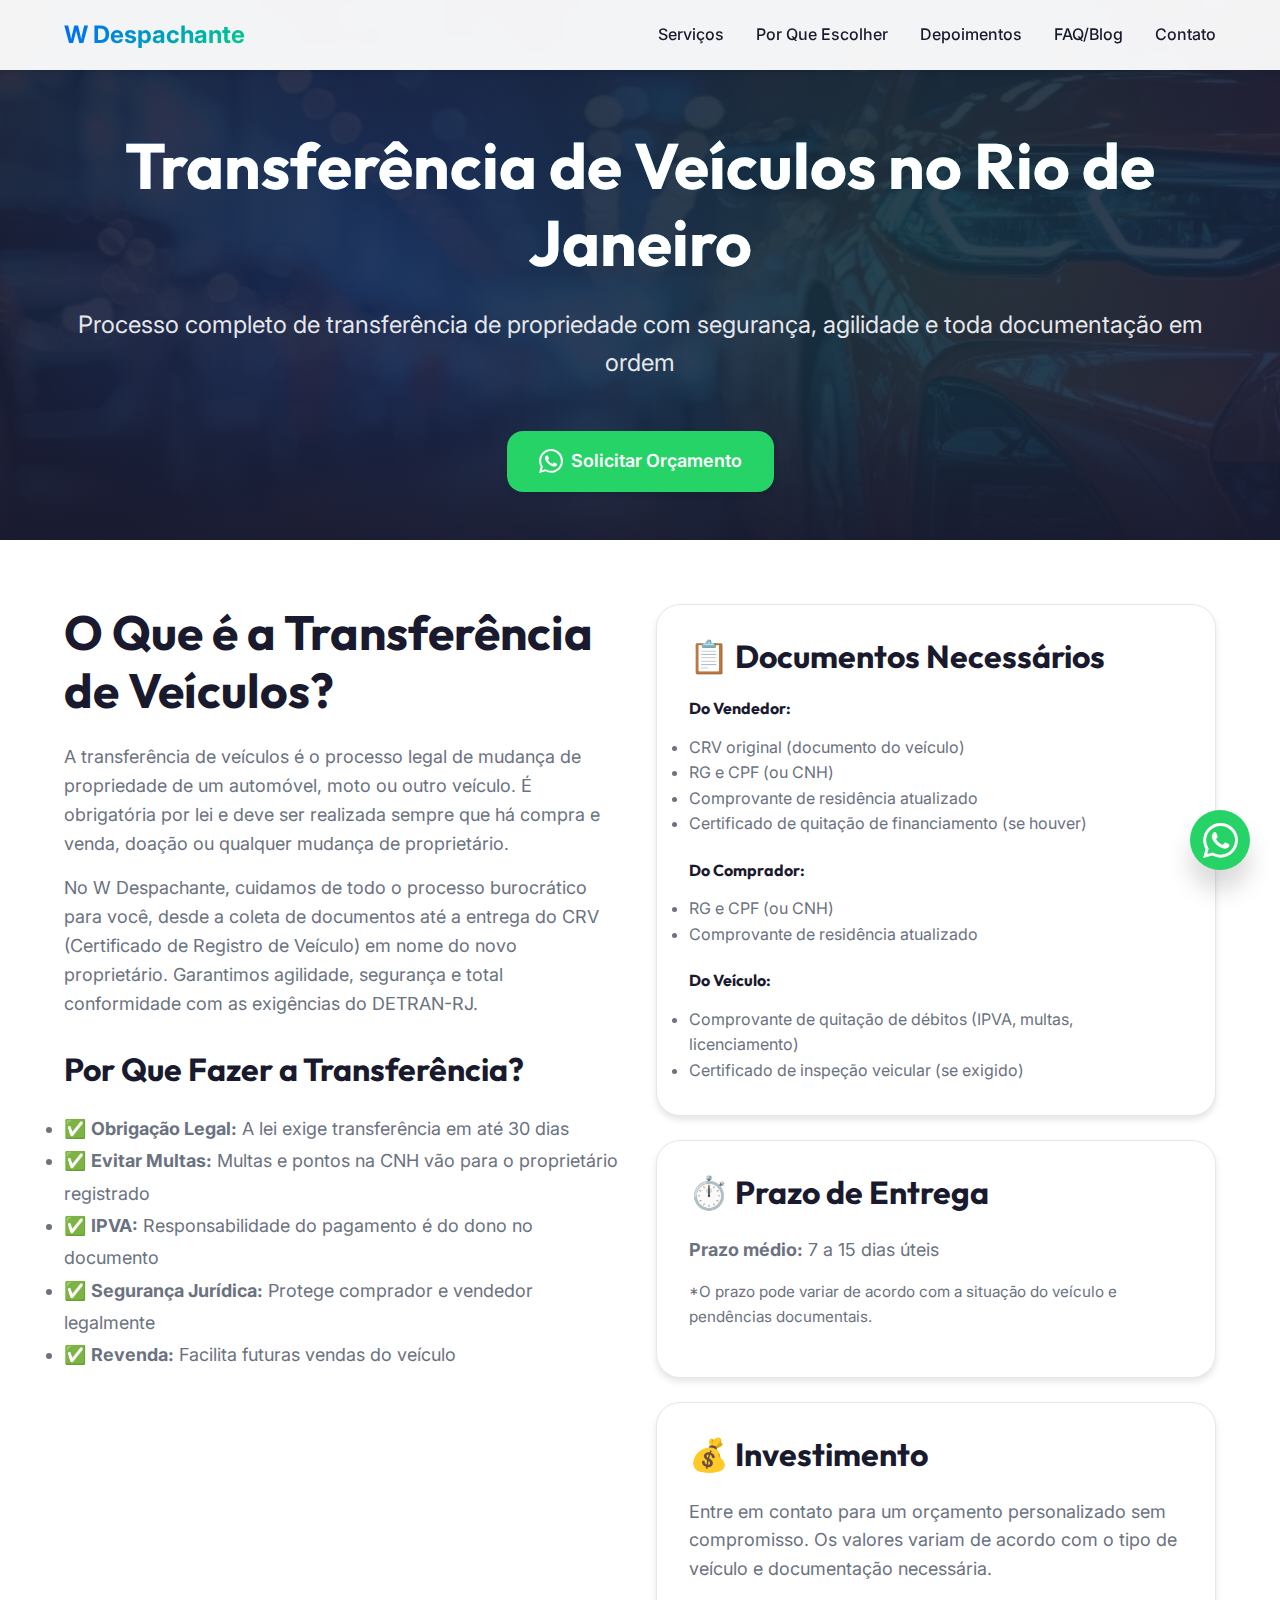
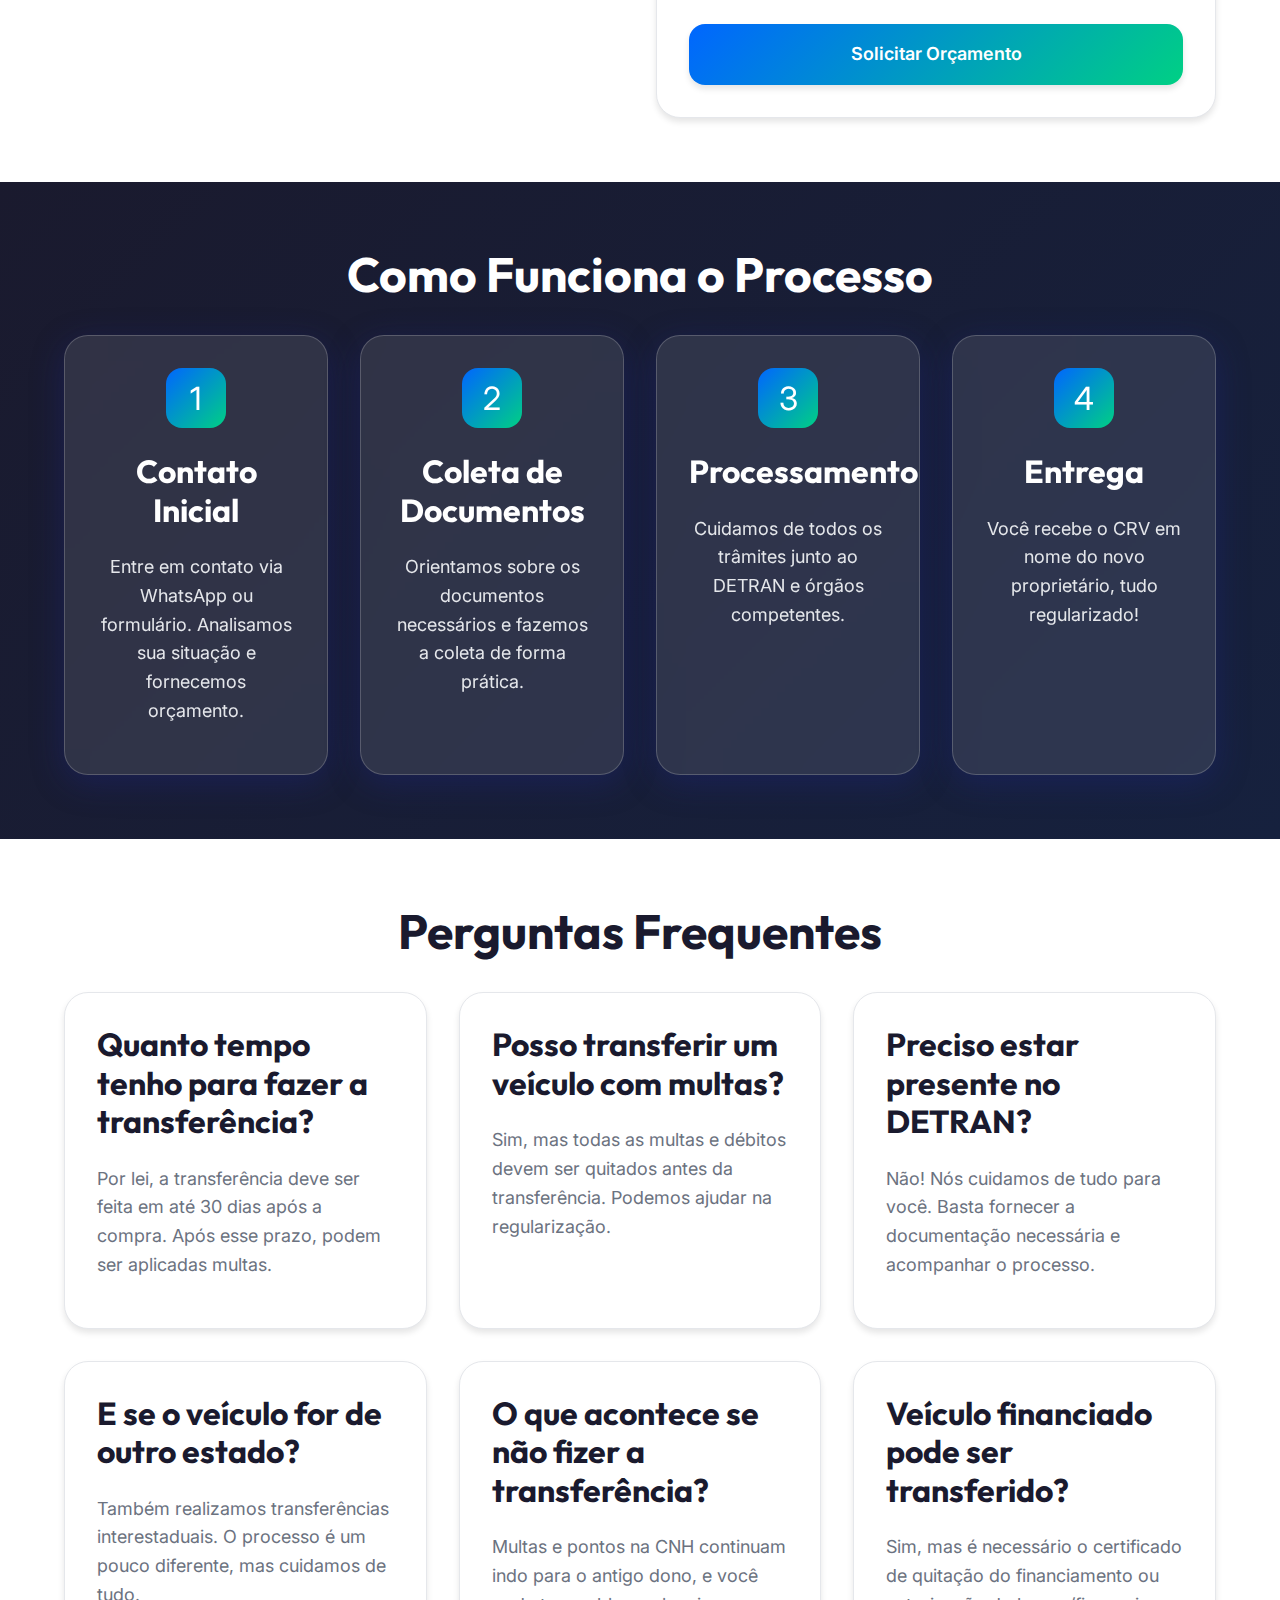
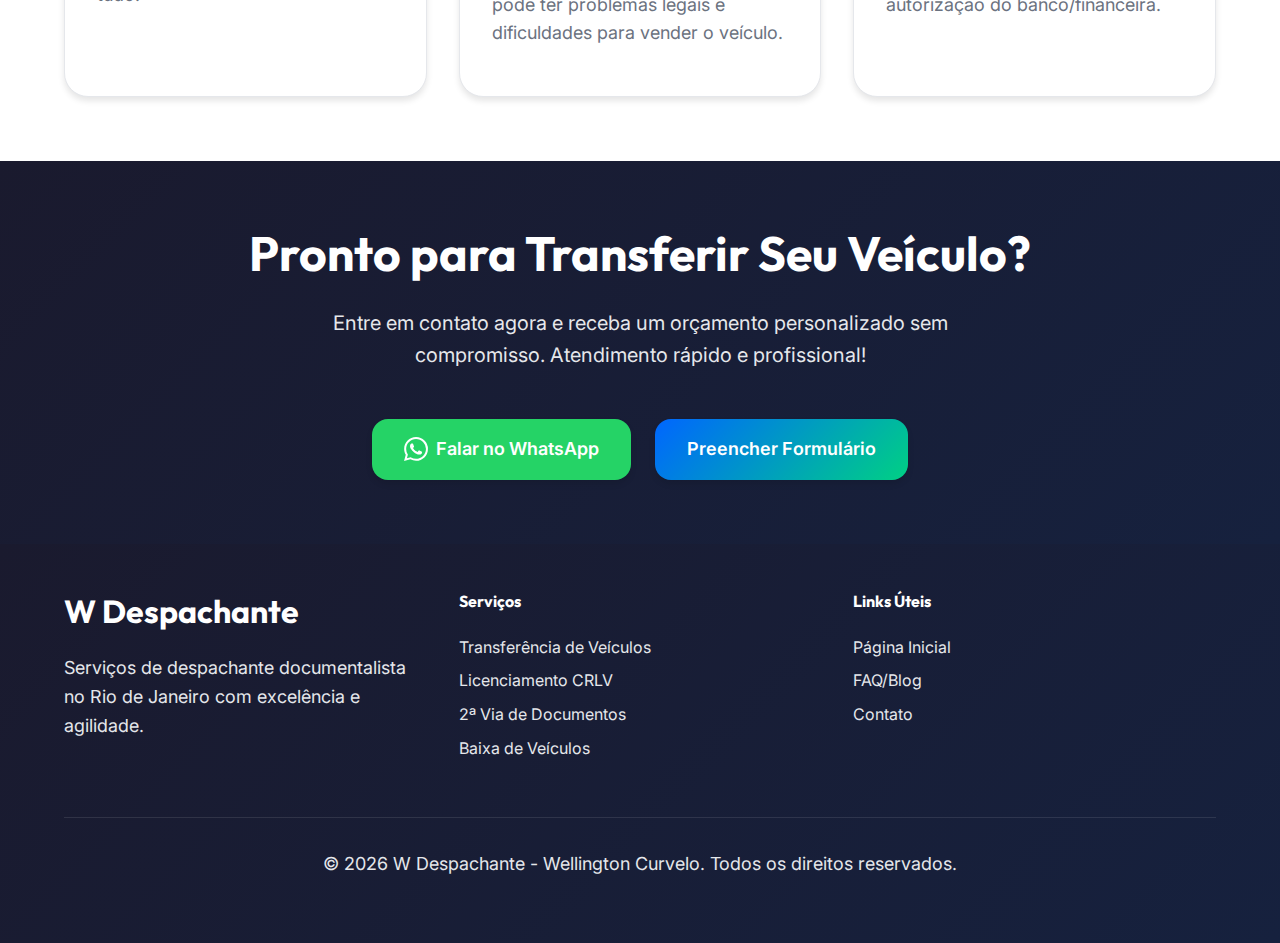
<file: transferencia-veiculos-rj.html>
<!DOCTYPE html>
<html lang="pt-BR">

<head>
    <meta charset="UTF-8">
    <meta name="viewport" content="width=device-width, initial-scale=1.0">
    <meta name="description"
        content="Transferência de Veículos no Rio de Janeiro. Processo rápido e seguro com toda documentação. W Despachante - Wellington Curvelo. Orçamento sem compromisso.">
    <meta name="keywords"
        content="transferência veículos rj, transferência carro rio de janeiro, despachante transferência, mudar nome veículo">

    <title>Transferência de Veículos RJ - W Despachante | Rápido e Seguro</title>

    <link rel="preconnect" href="https://fonts.googleapis.com">
    <link rel="preconnect" href="https://fonts.gstatic.com" crossorigin>
    <link
        href="https://fonts.googleapis.com/css2?family=Inter:wght@400;500;600;700&family=Outfit:wght@700;800&display=swap"
        rel="stylesheet">
    <link rel="stylesheet" href="styles.css">

    <script type="application/ld+json">
    {
      "@context": "https://schema.org",
      "@type": "Service",
      "serviceType": "Transferência de Veículos",
      "provider": {
        "@type": "ProfessionalService",
        "name": "W Despachante - Wellington Curvelo"
      },
      "areaServed": "Rio de Janeiro, RJ"
    }
    </script>
</head>

<body>
    <!-- Navigation -->
    <nav class="navbar" id="navbar">
        <div class="navbar-container">
            <a href="index.html" class="navbar-logo">W Despachante</a>
            <button class="navbar-toggle" id="navbar-toggle" aria-label="Menu">
                <span></span>
                <span></span>
                <span></span>
            </button>
            <ul class="navbar-menu" id="navbar-menu">
                <li><a href="index.html#servicos" class="navbar-link">Serviços</a></li>
                <li><a href="index.html#por-que-escolher" class="navbar-link">Por Que Escolher</a></li>
                <li><a href="index.html#depoimentos" class="navbar-link">Depoimentos</a></li>
                <li><a href="blog.html" class="navbar-link">FAQ/Blog</a></li>
                <li><a href="index.html#contato" class="navbar-link">Contato</a></li>
            </ul>
        </div>
    </nav>

    <!-- Hero Section -->
    <section class="hero" style="min-height: 60vh;">
        <div class="container">
            <div class="hero-content">
                <h1>Transferência de Veículos no Rio de Janeiro</h1>
                <p class="hero-subtitle">Processo completo de transferência de propriedade com segurança, agilidade e
                    toda documentação em ordem</p>

                <div class="hero-cta">
                    <a href="https://wa.me/5521964474147?text=Olá! Gostaria de fazer uma transferência de veículo"
                        class="btn btn-whatsapp" target="_blank">
                        <svg width="24" height="24" viewBox="0 0 24 24" fill="currentColor">
                            <path
                                d="M17.472 14.382c-.297-.149-1.758-.867-2.03-.967-.273-.099-.471-.148-.67.15-.197.297-.767.966-.94 1.164-.173.199-.347.223-.644.075-.297-.15-1.255-.463-2.39-1.475-.883-.788-1.48-1.761-1.653-2.059-.173-.297-.018-.458.13-.606.134-.133.298-.347.446-.52.149-.174.198-.298.298-.497.099-.198.05-.371-.025-.52-.075-.149-.669-1.612-.916-2.207-.242-.579-.487-.5-.669-.51-.173-.008-.371-.01-.57-.01-.198 0-.52.074-.792.372-.272.297-1.04 1.016-1.04 2.479 0 1.462 1.065 2.875 1.213 3.074.149.198 2.096 3.2 5.077 4.487.709.306 1.262.489 1.694.625.712.227 1.36.195 1.871.118.571-.085 1.758-.719 2.006-1.413.248-.694.248-1.289.173-1.413-.074-.124-.272-.198-.57-.347m-5.421 7.403h-.004a9.87 9.87 0 01-5.031-1.378l-.361-.214-3.741.982.998-3.648-.235-.374a9.86 9.86 0 01-1.51-5.26c.001-5.45 4.436-9.884 9.888-9.884 2.64 0 5.122 1.03 6.988 2.898a9.825 9.825 0 012.893 6.994c-.003 5.45-4.437 9.884-9.885 9.884m8.413-18.297A11.815 11.815 0 0012.05 0C5.495 0 .16 5.335.157 11.892c0 2.096.547 4.142 1.588 5.945L.057 24l6.305-1.654a11.882 11.882 0 005.683 1.448h.005c6.554 0 11.89-5.335 11.893-11.893a11.821 11.821 0 00-3.48-8.413z" />
                        </svg>
                        Solicitar Orçamento
                    </a>
                </div>
            </div>
        </div>
    </section>

    <!-- Service Details -->
    <section class="section">
        <div class="container">
            <div class="grid grid-2">
                <div>
                    <h2>O Que é a Transferência de Veículos?</h2>
                    <p>A transferência de veículos é o processo legal de mudança de propriedade de um automóvel, moto ou
                        outro veículo. É obrigatória por lei e deve ser realizada sempre que há compra e venda, doação
                        ou qualquer mudança de proprietário.</p>

                    <p>No W Despachante, cuidamos de todo o processo burocrático para você, desde a coleta de documentos
                        até a entrega do CRV (Certificado de Registro de Veículo) em nome do novo proprietário.
                        Garantimos agilidade, segurança e total conformidade com as exigências do DETRAN-RJ.</p>

                    <h3 class="mt-lg">Por Que Fazer a Transferência?</h3>
                    <ul style="color: var(--color-gray); font-size: 1.125rem; line-height: 1.8;">
                        <li>✅ <strong>Obrigação Legal:</strong> A lei exige transferência em até 30 dias</li>
                        <li>✅ <strong>Evitar Multas:</strong> Multas e pontos na CNH vão para o proprietário registrado
                        </li>
                        <li>✅ <strong>IPVA:</strong> Responsabilidade do pagamento é do dono no documento</li>
                        <li>✅ <strong>Segurança Jurídica:</strong> Protege comprador e vendedor legalmente</li>
                        <li>✅ <strong>Revenda:</strong> Facilita futuras vendas do veículo</li>
                    </ul>
                </div>

                <div>
                    <div class="card">
                        <h3>📋 Documentos Necessários</h3>
                        <h4 style="margin-top: var(--spacing-md); margin-bottom: var(--spacing-sm);">Do Vendedor:</h4>
                        <ul style="color: var(--color-gray); margin-bottom: var(--spacing-md);">
                            <li>CRV original (documento do veículo)</li>
                            <li>RG e CPF (ou CNH)</li>
                            <li>Comprovante de residência atualizado</li>
                            <li>Certificado de quitação de financiamento (se houver)</li>
                        </ul>

                        <h4 style="margin-bottom: var(--spacing-sm);">Do Comprador:</h4>
                        <ul style="color: var(--color-gray); margin-bottom: var(--spacing-md);">
                            <li>RG e CPF (ou CNH)</li>
                            <li>Comprovante de residência atualizado</li>
                        </ul>

                        <h4 style="margin-bottom: var(--spacing-sm);">Do Veículo:</h4>
                        <ul style="color: var(--color-gray);">
                            <li>Comprovante de quitação de débitos (IPVA, multas, licenciamento)</li>
                            <li>Certificado de inspeção veicular (se exigido)</li>
                        </ul>
                    </div>

                    <div class="card mt-md">
                        <h3>⏱️ Prazo de Entrega</h3>
                        <p style="color: var(--color-gray); margin-bottom: var(--spacing-sm);">
                            <strong>Prazo médio:</strong> 7 a 15 dias úteis
                        </p>
                        <p style="color: var(--color-gray); font-size: 0.95rem;">
                            *O prazo pode variar de acordo com a situação do veículo e pendências documentais.
                        </p>
                    </div>

                    <div class="card mt-md">
                        <h3>💰 Investimento</h3>
                        <p style="color: var(--color-gray);">
                            Entre em contato para um orçamento personalizado sem compromisso. Os valores variam de
                            acordo com o tipo de veículo e documentação necessária.
                        </p>
                        <a href="https://wa.me/5521964474147?text=Gostaria de um orçamento para transferência de veículo"
                            class="btn btn-primary mt-md" target="_blank" style="width: 100%;">Solicitar Orçamento</a>
                    </div>
                </div>
            </div>
        </div>
    </section>

    <!-- Process Steps -->
    <section class="section section-dark">
        <div class="container">
            <h2 class="text-center mb-lg">Como Funciona o Processo</h2>

            <div class="grid grid-4">
                <div class="card card-glass text-center">
                    <div class="card-icon" style="margin-left: auto; margin-right: auto;">1</div>
                    <h3>Contato Inicial</h3>
                    <p>Entre em contato via WhatsApp ou formulário. Analisamos sua situação e fornecemos orçamento.</p>
                </div>

                <div class="card card-glass text-center">
                    <div class="card-icon" style="margin-left: auto; margin-right: auto;">2</div>
                    <h3>Coleta de Documentos</h3>
                    <p>Orientamos sobre os documentos necessários e fazemos a coleta de forma prática.</p>
                </div>

                <div class="card card-glass text-center">
                    <div class="card-icon" style="margin-left: auto; margin-right: auto;">3</div>
                    <h3>Processamento</h3>
                    <p>Cuidamos de todos os trâmites junto ao DETRAN e órgãos competentes.</p>
                </div>

                <div class="card card-glass text-center">
                    <div class="card-icon" style="margin-left: auto; margin-right: auto;">4</div>
                    <h3>Entrega</h3>
                    <p>Você recebe o CRV em nome do novo proprietário, tudo regularizado!</p>
                </div>
            </div>
        </div>
    </section>

    <!-- FAQ Section -->
    <section class="section">
        <div class="container">
            <h2 class="text-center mb-lg">Perguntas Frequentes</h2>

            <div class="grid grid-2">
                <div class="card">
                    <h3>Quanto tempo tenho para fazer a transferência?</h3>
                    <p style="color: var(--color-gray);">Por lei, a transferência deve ser feita em até 30 dias após a
                        compra. Após esse prazo, podem ser aplicadas multas.</p>
                </div>

                <div class="card">
                    <h3>Posso transferir um veículo com multas?</h3>
                    <p style="color: var(--color-gray);">Sim, mas todas as multas e débitos devem ser quitados antes da
                        transferência. Podemos ajudar na regularização.</p>
                </div>

                <div class="card">
                    <h3>Preciso estar presente no DETRAN?</h3>
                    <p style="color: var(--color-gray);">Não! Nós cuidamos de tudo para você. Basta fornecer a
                        documentação necessária e acompanhar o processo.</p>
                </div>

                <div class="card">
                    <h3>E se o veículo for de outro estado?</h3>
                    <p style="color: var(--color-gray);">Também realizamos transferências interestaduais. O processo é
                        um pouco diferente, mas cuidamos de tudo.</p>
                </div>

                <div class="card">
                    <h3>O que acontece se não fizer a transferência?</h3>
                    <p style="color: var(--color-gray);">Multas e pontos na CNH continuam indo para o antigo dono, e
                        você pode ter problemas legais e dificuldades para vender o veículo.</p>
                </div>

                <div class="card">
                    <h3>Veículo financiado pode ser transferido?</h3>
                    <p style="color: var(--color-gray);">Sim, mas é necessário o certificado de quitação do
                        financiamento ou autorização do banco/financeira.</p>
                </div>
            </div>
        </div>
    </section>

    <!-- CTA Section -->
    <section class="section section-dark">
        <div class="container text-center">
            <h2 class="mb-md">Pronto para Transferir Seu Veículo?</h2>
            <p class="mb-xl" style="max-width: 700px; margin-left: auto; margin-right: auto; font-size: 1.25rem;">
                Entre em contato agora e receba um orçamento personalizado sem compromisso. Atendimento rápido e
                profissional!
            </p>
            <div style="display: flex; gap: var(--spacing-md); justify-content: center; flex-wrap: wrap;">
                <a href="https://wa.me/5521964474147?text=Olá! Gostaria de fazer uma transferência de veículo"
                    class="btn btn-whatsapp" target="_blank">
                    <svg width="24" height="24" viewBox="0 0 24 24" fill="currentColor">
                        <path
                            d="M17.472 14.382c-.297-.149-1.758-.867-2.03-.967-.273-.099-.471-.148-.67.15-.197.297-.767.966-.94 1.164-.173.199-.347.223-.644.075-.297-.15-1.255-.463-2.39-1.475-.883-.788-1.48-1.761-1.653-2.059-.173-.297-.018-.458.13-.606.134-.133.298-.347.446-.52.149-.174.198-.298.298-.497.099-.198.05-.371-.025-.52-.075-.149-.669-1.612-.916-2.207-.242-.579-.487-.5-.669-.51-.173-.008-.371-.01-.57-.01-.198 0-.52.074-.792.372-.272.297-1.04 1.016-1.04 2.479 0 1.462 1.065 2.875 1.213 3.074.149.198 2.096 3.2 5.077 4.487.709.306 1.262.489 1.694.625.712.227 1.36.195 1.871.118.571-.085 1.758-.719 2.006-1.413.248-.694.248-1.289.173-1.413-.074-.124-.272-.198-.57-.347m-5.421 7.403h-.004a9.87 9.87 0 01-5.031-1.378l-.361-.214-3.741.982.998-3.648-.235-.374a9.86 9.86 0 01-1.51-5.26c.001-5.45 4.436-9.884 9.888-9.884 2.64 0 5.122 1.03 6.988 2.898a9.825 9.825 0 012.893 6.994c-.003 5.45-4.437 9.884-9.885 9.884m8.413-18.297A11.815 11.815 0 0012.05 0C5.495 0 .16 5.335.157 11.892c0 2.096.547 4.142 1.588 5.945L.057 24l6.305-1.654a11.882 11.882 0 005.683 1.448h.005c6.554 0 11.89-5.335 11.893-11.893a11.821 11.821 0 00-3.48-8.413z" />
                    </svg>
                    Falar no WhatsApp
                </a>
                <a href="index.html#contato" class="btn btn-primary">Preencher Formulário</a>
            </div>
        </div>
    </section>

    <!-- Footer -->
    <footer class="section-dark" style="padding: var(--spacing-xl) 0;">
        <div class="container">
            <div class="grid grid-3">
                <div>
                    <h3 style="color: var(--color-white); margin-bottom: var(--spacing-md);">W Despachante</h3>
                    <p style="color: var(--color-light-gray);">Serviços de despachante documentalista no Rio de Janeiro
                        com excelência e agilidade.</p>
                </div>

                <div>
                    <h4 style="color: var(--color-white); margin-bottom: var(--spacing-md);">Serviços</h4>
                    <ul style="list-style: none;">
                        <li style="margin-bottom: var(--spacing-xs);"><a href="transferencia-veiculos-rj.html"
                                style="color: var(--color-light-gray);">Transferência de Veículos</a></li>
                        <li style="margin-bottom: var(--spacing-xs);"><a href="licenciamento-crlv-rj.html"
                                style="color: var(--color-light-gray);">Licenciamento CRLV</a></li>
                        <li style="margin-bottom: var(--spacing-xs);"><a href="segunda-via-documentos-rj.html"
                                style="color: var(--color-light-gray);">2ª Via de Documentos</a></li>
                        <li style="margin-bottom: var(--spacing-xs);"><a href="baixa-veiculos-rj.html"
                                style="color: var(--color-light-gray);">Baixa de Veículos</a></li>
                    </ul>
                </div>

                <div>
                    <h4 style="color: var(--color-white); margin-bottom: var(--spacing-md);">Links Úteis</h4>
                    <ul style="list-style: none;">
                        <li style="margin-bottom: var(--spacing-xs);"><a href="index.html"
                                style="color: var(--color-light-gray);">Página Inicial</a></li>
                        <li style="margin-bottom: var(--spacing-xs);"><a href="blog.html"
                                style="color: var(--color-light-gray);">FAQ/Blog</a></li>
                        <li style="margin-bottom: var(--spacing-xs);"><a href="index.html#contato"
                                style="color: var(--color-light-gray);">Contato</a></li>
                    </ul>
                </div>
            </div>

            <div
                style="text-align: center; margin-top: var(--spacing-xl); padding-top: var(--spacing-lg); border-top: 1px solid rgba(255,255,255,0.1);">
                <p style="color: var(--color-light-gray);">© 2026 W Despachante - Wellington Curvelo. Todos os direitos
                    reservados.</p>
            </div>
        </div>
    </footer>

    <!-- Floating WhatsApp Button -->
    <a href="https://wa.me/5521964474147?text=Olá! Gostaria de fazer uma transferência de veículo"
        class="whatsapp-float" target="_blank" aria-label="Falar no WhatsApp">
        <svg viewBox="0 0 24 24">
            <path
                d="M17.472 14.382c-.297-.149-1.758-.867-2.03-.967-.273-.099-.471-.148-.67.15-.197.297-.767.966-.94 1.164-.173.199-.347.223-.644.075-.297-.15-1.255-.463-2.39-1.475-.883-.788-1.48-1.761-1.653-2.059-.173-.297-.018-.458.13-.606.134-.133.298-.347.446-.52.149-.174.198-.298.298-.497.099-.198.05-.371-.025-.52-.075-.149-.669-1.612-.916-2.207-.242-.579-.487-.5-.669-.51-.173-.008-.371-.01-.57-.01-.198 0-.52.074-.792.372-.272.297-1.04 1.016-1.04 2.479 0 1.462 1.065 2.875 1.213 3.074.149.198 2.096 3.2 5.077 4.487.709.306 1.262.489 1.694.625.712.227 1.36.195 1.871.118.571-.085 1.758-.719 2.006-1.413.248-.694.248-1.289.173-1.413-.074-.124-.272-.198-.57-.347m-5.421 7.403h-.004a9.87 9.87 0 01-5.031-1.378l-.361-.214-3.741.982.998-3.648-.235-.374a9.86 9.86 0 01-1.51-5.26c.001-5.45 4.436-9.884 9.888-9.884 2.64 0 5.122 1.03 6.988 2.898a9.825 9.825 0 012.893 6.994c-.003 5.45-4.437 9.884-9.885 9.884m8.413-18.297A11.815 11.815 0 0012.05 0C5.495 0 .16 5.335.157 11.892c0 2.096.547 4.142 1.588 5.945L.057 24l6.305-1.654a11.882 11.882 0 005.683 1.448h.005c6.554 0 11.89-5.335 11.893-11.893a11.821 11.821 0 00-3.48-8.413z" />
        </svg>
    </a>

    <script src="script.js"></script>
</body>

</html>
</file>
<file: styles.css>
/* ============================================
   W DESPACHANTE - PREMIUM DESIGN SYSTEM
   ============================================ */

/* === CSS CUSTOM PROPERTIES === */
:root {
  /* Primary Colors - Professional Blues */
  --color-primary: #0066FF;
  --color-primary-dark: #0052CC;
  --color-primary-light: #3385FF;

  /* Accent Colors - Action Orange/Green */
  --color-accent: #FF6B35;
  --color-accent-dark: #E55A2B;
  --color-success: #00D084;

  /* Neutral Colors */
  --color-dark: #1A1A2E;
  --color-dark-alt: #16213E;
  --color-gray: #6B7280;
  --color-light-gray: #E5E7EB;
  --color-white: #FFFFFF;

  /* Gradients */
  --gradient-primary: linear-gradient(135deg, #0066FF 0%, #00D084 100%);
  --gradient-accent: linear-gradient(135deg, #FF6B35 0%, #FF8C42 100%);
  --gradient-dark: linear-gradient(135deg, #1A1A2E 0%, #16213E 100%);

  /* Glassmorphism */
  --glass-bg: rgba(255, 255, 255, 0.1);
  --glass-border: rgba(255, 255, 255, 0.2);
  --glass-shadow: 0 8px 32px 0 rgba(31, 38, 135, 0.37);

  /* Shadows */
  --shadow-sm: 0 2px 4px rgba(0, 0, 0, 0.1);
  --shadow-md: 0 4px 6px rgba(0, 0, 0, 0.1);
  --shadow-lg: 0 10px 15px rgba(0, 0, 0, 0.1);
  --shadow-xl: 0 20px 25px rgba(0, 0, 0, 0.15);

  /* Typography */
  --font-primary: 'Inter', -apple-system, BlinkMacSystemFont, 'Segoe UI', sans-serif;
  --font-heading: 'Outfit', 'Inter', sans-serif;

  /* Spacing */
  --spacing-xs: 0.5rem;
  --spacing-sm: 1rem;
  --spacing-md: 1.5rem;
  --spacing-lg: 2rem;
  --spacing-xl: 3rem;
  --spacing-2xl: 4rem;

  /* Border Radius */
  --radius-sm: 0.5rem;
  --radius-md: 1rem;
  --radius-lg: 1.5rem;
  --radius-xl: 2rem;

  /* Transitions */
  --transition-fast: 0.2s ease;
  --transition-base: 0.3s ease;
  --transition-slow: 0.5s ease;
}

/* === RESET & BASE STYLES === */
* {
  margin: 0;
  padding: 0;
  box-sizing: border-box;
}

html {
  scroll-behavior: smooth;
  font-size: 16px;
}

body {
  font-family: var(--font-primary);
  color: var(--color-dark);
  line-height: 1.6;
  background: var(--color-white);
  overflow-x: hidden;
}

/* === TYPOGRAPHY === */
h1,
h2,
h3,
h4,
h5,
h6 {
  font-family: var(--font-heading);
  font-weight: 700;
  line-height: 1.2;
  margin-bottom: var(--spacing-md);
}

h1 {
  font-size: clamp(2.5rem, 5vw, 4rem);
  background: var(--gradient-primary);
  -webkit-background-clip: text;
  -webkit-text-fill-color: transparent;
  background-clip: text;
}

h2 {
  font-size: clamp(2rem, 4vw, 3rem);
  color: var(--color-dark);
}

h3 {
  font-size: clamp(1.5rem, 3vw, 2rem);
  color: var(--color-dark);
}

p {
  margin-bottom: var(--spacing-sm);
  color: var(--color-gray);
  font-size: 1.125rem;
}

a {
  text-decoration: none;
  color: inherit;
  transition: var(--transition-base);
}

/* === LAYOUT UTILITIES === */
.container {
  max-width: 1200px;
  margin: 0 auto;
  padding: 0 var(--spacing-md);
}

.section {
  padding: var(--spacing-2xl) 0;
}

.section-dark {
  background: var(--gradient-dark);
  color: var(--color-white);
}

.section-dark h2,
.section-dark h3 {
  color: var(--color-white);
}

.section-dark p {
  color: var(--color-light-gray);
}

/* === GRID SYSTEM === */
.grid {
  display: grid;
  gap: var(--spacing-lg);
}

.grid-2 {
  grid-template-columns: repeat(auto-fit, minmax(300px, 1fr));
}

.grid-3 {
  grid-template-columns: repeat(auto-fit, minmax(250px, 1fr));
}

.grid-4 {
  grid-template-columns: repeat(auto-fit, minmax(200px, 1fr));
}

/* === BUTTONS === */
.btn {
  display: inline-flex;
  align-items: center;
  justify-content: center;
  gap: var(--spacing-xs);
  padding: 1rem 2rem;
  font-size: 1.125rem;
  font-weight: 600;
  border: none;
  border-radius: var(--radius-md);
  cursor: pointer;
  transition: all var(--transition-base);
  text-align: center;
  white-space: nowrap;
}

.btn-primary {
  background: var(--gradient-primary);
  color: var(--color-white);
  box-shadow: var(--shadow-md);
}

.btn-primary:hover {
  transform: translateY(-2px);
  box-shadow: var(--shadow-xl);
}

.btn-accent {
  background: var(--gradient-accent);
  color: var(--color-white);
  box-shadow: var(--shadow-md);
}

.btn-accent:hover {
  transform: translateY(-2px);
  box-shadow: var(--shadow-xl);
}

.btn-outline {
  background: transparent;
  color: var(--color-primary);
  border: 2px solid var(--color-primary);
}

.btn-outline:hover {
  background: var(--color-primary);
  color: var(--color-white);
}

.btn-whatsapp {
  background: #25D366;
  color: var(--color-white);
  box-shadow: var(--shadow-md);
}

.btn-whatsapp:hover {
  background: #20BA5A;
  transform: translateY(-2px);
  box-shadow: var(--shadow-xl);
}

/* === CARDS === */
.card {
  background: var(--color-white);
  border-radius: var(--radius-lg);
  padding: var(--spacing-lg);
  box-shadow: var(--shadow-md);
  transition: all var(--transition-base);
  border: 1px solid var(--color-light-gray);
}

.card:hover {
  transform: translateY(-5px);
  box-shadow: var(--shadow-xl);
}

.card-glass {
  background: var(--glass-bg);
  backdrop-filter: blur(10px);
  -webkit-backdrop-filter: blur(10px);
  border: 1px solid var(--glass-border);
  box-shadow: var(--glass-shadow);
}

.card-icon {
  width: 60px;
  height: 60px;
  background: var(--gradient-primary);
  border-radius: var(--radius-md);
  display: flex;
  align-items: center;
  justify-content: center;
  font-size: 2rem;
  margin-bottom: var(--spacing-md);
  color: var(--color-white);
}

.card-title {
  font-size: 1.5rem;
  margin-bottom: var(--spacing-sm);
  color: var(--color-dark);
}

.card-text {
  color: var(--color-gray);
  margin-bottom: var(--spacing-md);
}

/* Service Card Specific Styles */
.service-card {
  display: flex;
  flex-direction: column;
  height: 100%;
}

.service-card:hover {
  transform: translateY(-8px);
  box-shadow: 0 20px 40px rgba(0, 0, 0, 0.15);
}

.service-card .card-icon {
  width: 70px;
  height: 70px;
}

.service-card .btn {
  margin-top: auto;
}

/* === CAROUSEL STYLES === */
.services-carousel-wrapper {
  position: relative;
  max-width: 100%;
  margin: 0 auto;
}

.services-carousel {
  overflow: hidden;
  padding: var(--spacing-md) 0;
}

.carousel-track {
  display: flex;
  gap: var(--spacing-lg);
  transition: transform 0.5s ease-in-out;
}

.carousel-card {
  flex: 0 0 calc(33.333% - var(--spacing-lg));
  min-width: calc(33.333% - var(--spacing-lg));
}

.carousel-btn {
  position: absolute;
  top: 50%;
  transform: translateY(-50%);
  width: 50px;
  height: 50px;
  border-radius: 50%;
  background: var(--color-white);
  border: 2px solid var(--color-primary);
  color: var(--color-primary);
  cursor: pointer;
  display: flex;
  align-items: center;
  justify-content: center;
  z-index: 10;
  transition: all var(--transition-base);
  box-shadow: var(--shadow-md);
}

.carousel-btn:hover {
  background: var(--color-primary);
  color: var(--color-white);
  transform: translateY(-50%) scale(1.1);
  box-shadow: var(--shadow-lg);
}

.carousel-btn-prev {
  left: -25px;
}

.carousel-btn-next {
  right: -25px;
}

.carousel-btn:disabled {
  opacity: 0.3;
  cursor: not-allowed;
}

.carousel-btn:disabled:hover {
  background: var(--color-white);
  color: var(--color-primary);
  transform: translateY(-50%);
}

.carousel-dots {
  display: flex;
  justify-content: center;
  gap: var(--spacing-sm);
  margin-top: var(--spacing-lg);
}

.carousel-dot {
  width: 12px;
  height: 12px;
  border-radius: 50%;
  background: var(--color-light-gray);
  border: none;
  cursor: pointer;
  transition: all var(--transition-base);
}

.carousel-dot.active {
  background: var(--color-primary);
  transform: scale(1.3);
}

.carousel-dot:hover {
  background: var(--color-primary-light);
}



/* === NAVIGATION === */
.navbar {
  position: fixed;
  top: 0;
  left: 0;
  right: 0;
  background: rgba(255, 255, 255, 0.95);
  backdrop-filter: blur(10px);
  -webkit-backdrop-filter: blur(10px);
  box-shadow: var(--shadow-sm);
  z-index: 1000;
  transition: var(--transition-base);
}

.navbar.scrolled {
  box-shadow: var(--shadow-md);
}

.navbar-container {
  display: flex;
  justify-content: space-between;
  align-items: center;
  padding: var(--spacing-sm) var(--spacing-md);
  max-width: 1200px;
  margin: 0 auto;
}

.navbar-logo {
  font-size: 1.5rem;
  font-weight: 700;
  background: var(--gradient-primary);
  -webkit-background-clip: text;
  -webkit-text-fill-color: transparent;
  background-clip: text;
}

.navbar-menu {
  display: flex;
  gap: var(--spacing-lg);
  list-style: none;
}

.navbar-link {
  color: var(--color-dark);
  font-weight: 500;
  transition: var(--transition-fast);
  position: relative;
}

.navbar-link::after {
  content: '';
  position: absolute;
  bottom: -5px;
  left: 0;
  width: 0;
  height: 2px;
  background: var(--gradient-primary);
  transition: var(--transition-base);
}

.navbar-link:hover::after {
  width: 100%;
}

.navbar-toggle {
  display: none;
  flex-direction: column;
  gap: 5px;
  background: none;
  border: none;
  cursor: pointer;
}

.navbar-toggle span {
  width: 25px;
  height: 3px;
  background: var(--color-dark);
  border-radius: 2px;
  transition: var(--transition-base);
}

/* === HERO SECTION === */
.hero {
  min-height: 100vh;
  display: flex;
  align-items: center;
  background: linear-gradient(135deg, rgba(26, 26, 46, 0.92) 0%, rgba(22, 33, 62, 0.88) 100%),
    url('hero-bg.jpg') center/cover no-repeat;
  background-attachment: fixed;
  position: relative;
  overflow: hidden;
  padding-top: 80px;
}

.hero::before {
  content: '';
  position: absolute;
  top: 0;
  left: 0;
  right: 0;
  bottom: 0;
  background: radial-gradient(circle at 30% 50%, rgba(0, 102, 255, 0.15) 0%, transparent 50%),
    radial-gradient(circle at 70% 50%, rgba(0, 208, 132, 0.1) 0%, transparent 50%);
  pointer-events: none;
}

.hero::after {
  content: '';
  position: absolute;
  bottom: 0;
  left: 0;
  right: 0;
  height: 150px;
  background: linear-gradient(to top, rgba(26, 26, 46, 0.8) 0%, transparent 100%);
  pointer-events: none;
}

.hero-content {
  position: relative;
  z-index: 1;
  text-align: center;
}

.hero h1 {
  color: var(--color-white);
  -webkit-text-fill-color: var(--color-white);
  margin-bottom: var(--spacing-md);
  animation: fadeInUp 0.8s ease;
}

.hero-subtitle {
  font-size: 1.5rem;
  color: var(--color-light-gray);
  margin-bottom: var(--spacing-xl);
  animation: fadeInUp 0.8s ease 0.2s both;
}

.hero-cta {
  display: flex;
  gap: var(--spacing-md);
  justify-content: center;
  flex-wrap: wrap;
  animation: fadeInUp 0.8s ease 0.4s both;
}

.hero-stats {
  display: flex;
  gap: var(--spacing-xl);
  justify-content: center;
  margin-top: var(--spacing-xl);
  flex-wrap: wrap;
  animation: fadeInUp 0.8s ease 0.6s both;
}

.hero-stat {
  text-align: center;
}

.hero-stat-number {
  font-size: 3rem;
  font-weight: 700;
  background: var(--gradient-primary);
  -webkit-background-clip: text;
  -webkit-text-fill-color: transparent;
  background-clip: text;
  display: block;
}

.hero-stat-label {
  color: var(--color-light-gray);
  font-size: 1rem;
}

/* === FLOATING WHATSAPP BUTTON === */
.whatsapp-float {
  position: fixed;
  bottom: 30px;
  right: 30px;
  width: 60px;
  height: 60px;
  background: #25D366;
  border-radius: 50%;
  display: flex;
  align-items: center;
  justify-content: center;
  box-shadow: var(--shadow-xl);
  z-index: 999;
  cursor: pointer;
  transition: all var(--transition-base);
  animation: pulse 2s infinite;
}

.whatsapp-float:hover {
  transform: scale(1.1);
  box-shadow: 0 10px 30px rgba(37, 211, 102, 0.4);
}

.whatsapp-float svg {
  width: 35px;
  height: 35px;
  fill: var(--color-white);
}

/* === TESTIMONIALS === */
.testimonial {
  background: var(--color-white);
  border-radius: var(--radius-lg);
  padding: var(--spacing-lg);
  box-shadow: var(--shadow-md);
  position: relative;
}

.testimonial-quote {
  font-size: 1.25rem;
  font-style: italic;
  color: var(--color-gray);
  margin-bottom: var(--spacing-md);
  line-height: 1.8;
}

.testimonial-author {
  display: flex;
  align-items: center;
  gap: var(--spacing-sm);
}

.testimonial-avatar {
  width: 50px;
  height: 50px;
  border-radius: 50%;
  background: var(--gradient-primary);
  display: flex;
  align-items: center;
  justify-content: center;
  color: var(--color-white);
  font-weight: 700;
  font-size: 1.25rem;
}

.testimonial-info h4 {
  margin: 0;
  color: var(--color-dark);
  font-size: 1rem;
}

.testimonial-stars {
  color: #FFD700;
  font-size: 1rem;
}

/* === GOOGLE RATING CARD === */
.google-rating-card {
  background: var(--color-white);
  border-radius: var(--radius-lg);
  padding: var(--spacing-xl);
  box-shadow: var(--shadow-lg);
  display: flex;
  align-items: center;
  justify-content: space-between;
  gap: var(--spacing-lg);
  margin-bottom: var(--spacing-xl);
  flex-wrap: wrap;
}

.google-logo {
  display: flex;
  align-items: center;
  gap: var(--spacing-xs);
  font-weight: 600;
  font-size: 1.125rem;
  color: var(--color-dark);
}

.google-rating-score {
  text-align: center;
}

.rating-number {
  font-size: 3rem;
  font-weight: 700;
  color: var(--color-dark);
  line-height: 1;
}

.rating-stars {
  color: #FFD700;
  font-size: 1.5rem;
  margin: var(--spacing-xs) 0;
}

.rating-count {
  color: var(--color-gray);
  font-size: 0.95rem;
}

/* === TESTIMONIALS CAROUSEL === */
.testimonials-carousel-wrapper {
  position: relative;
  max-width: 100%;
  margin: var(--spacing-lg) auto 0;
}

.testimonials-carousel {
  overflow: hidden;
  padding: var(--spacing-md) 0;
}

/* === FORMS === */
.form-group {
  margin-bottom: var(--spacing-md);
}

.form-label {
  display: block;
  margin-bottom: var(--spacing-xs);
  font-weight: 600;
  color: var(--color-dark);
}

.form-input,
.form-textarea {
  width: 100%;
  padding: 1rem;
  border: 2px solid var(--color-light-gray);
  border-radius: var(--radius-md);
  font-family: var(--font-primary);
  font-size: 1rem;
  transition: var(--transition-base);
}

.form-input:focus,
.form-textarea:focus {
  outline: none;
  border-color: var(--color-primary);
  box-shadow: 0 0 0 3px rgba(0, 102, 255, 0.1);
}

.form-textarea {
  resize: vertical;
  min-height: 150px;
}

/* === ANIMATIONS === */
@keyframes fadeInUp {
  from {
    opacity: 0;
    transform: translateY(30px);
  }

  to {
    opacity: 1;
    transform: translateY(0);
  }
}

@keyframes pulse {

  0%,
  100% {
    transform: scale(1);
  }

  50% {
    transform: scale(1.05);
  }
}

.fade-in {
  animation: fadeInUp 0.6s ease;
}

/* === RESPONSIVE DESIGN === */
@media (max-width: 768px) {
  .navbar-menu {
    position: fixed;
    top: 70px;
    left: -100%;
    width: 100%;
    height: calc(100vh - 70px);
    background: rgba(255, 255, 255, 0.98);
    backdrop-filter: blur(10px);
    flex-direction: column;
    padding: var(--spacing-xl);
    transition: var(--transition-base);
    box-shadow: var(--shadow-lg);
  }

  .navbar-menu.active {
    left: 0;
  }

  .navbar-toggle {
    display: flex;
  }

  .hero-cta {
    flex-direction: column;
    align-items: center;
  }

  .btn {
    width: 100%;
    max-width: 300px;
  }

  .grid-2,
  .grid-3,
  .grid-4 {
    grid-template-columns: 1fr;
  }

  .whatsapp-float {
    bottom: 20px;
    right: 20px;
    width: 55px;
    height: 55px;
  }

  /* Carousel responsive */
  .carousel-card {
    flex: 0 0 calc(50% - var(--spacing-lg));
    min-width: calc(50% - var(--spacing-lg));
  }

  .carousel-btn-prev {
    left: -15px;
  }

  .carousel-btn-next {
    right: -15px;
  }
}

@media (max-width: 480px) {
  :root {
    font-size: 14px;
  }

  .section {
    padding: var(--spacing-xl) 0;
  }

  .hero-stats {
    gap: var(--spacing-md);
  }

  /* Carousel mobile */
  .carousel-card {
    flex: 0 0 100%;
    min-width: 100%;
  }

  .carousel-btn {
    width: 40px;
    height: 40px;
  }

  .carousel-btn-prev {
    left: 5px;
  }

  .carousel-btn-next {
    right: 5px;
  }
}

/* === UTILITY CLASSES === */
.text-center {
  text-align: center;
}

.text-gradient {
  background: var(--gradient-primary);
  -webkit-background-clip: text;
  -webkit-text-fill-color: transparent;
  background-clip: text;
}

.mb-sm {
  margin-bottom: var(--spacing-sm);
}

.mb-md {
  margin-bottom: var(--spacing-md);
}

.mb-lg {
  margin-bottom: var(--spacing-lg);
}

.mb-xl {
  margin-bottom: var(--spacing-xl);
}

.mt-sm {
  margin-top: var(--spacing-sm);
}

.mt-md {
  margin-top: var(--spacing-md);
}

.mt-lg {
  margin-top: var(--spacing-lg);
}

.mt-xl {
  margin-top: var(--spacing-xl);
}

/* === IMAGE ZOOM MODAL === */
.image-modal {
  display: none;
  position: fixed;
  z-index: 9999;
  padding-top: 50px;
  left: 0;
  top: 0;
  width: 100%;
  height: 100%;
  overflow: auto;
  background-color: rgba(0, 0, 0, 0.95);
  animation: fadeIn 0.3s ease;
}

.modal-content {
  margin: auto;
  display: block;
  max-width: 90%;
  max-height: 85vh;
  object-fit: contain;
  border-radius: var(--radius-md);
  box-shadow: 0 10px 50px rgba(0, 0, 0, 0.5);
  animation: zoomIn 0.3s ease;
}

.modal-close {
  position: absolute;
  top: 20px;
  right: 35px;
  color: #f1f1f1;
  font-size: 50px;
  font-weight: bold;
  transition: 0.3s;
  cursor: pointer;
  z-index: 10000;
}

.modal-close:hover,
.modal-close:focus {
  color: #bbb;
  text-decoration: none;
  cursor: pointer;
}

.modal-caption {
  margin: auto;
  display: block;
  width: 80%;
  max-width: 700px;
  text-align: center;
  color: #ccc;
  padding: 20px 0;
  font-size: 1.125rem;
}

@keyframes zoomIn {
  from {
    transform: scale(0.7);
    opacity: 0;
  }

  to {
    transform: scale(1);
    opacity: 1;
  }
}

@keyframes fadeIn {
  from {
    opacity: 0;
  }

  to {
    opacity: 1;
  }
}

@media (max-width: 768px) {
  .modal-content {
    max-width: 95%;
    max-height: 80vh;
  }

  .modal-close {
    top: 10px;
    right: 20px;
    font-size: 40px;
  }

  .modal-caption {
    font-size: 1rem;
  }
}
</file>
